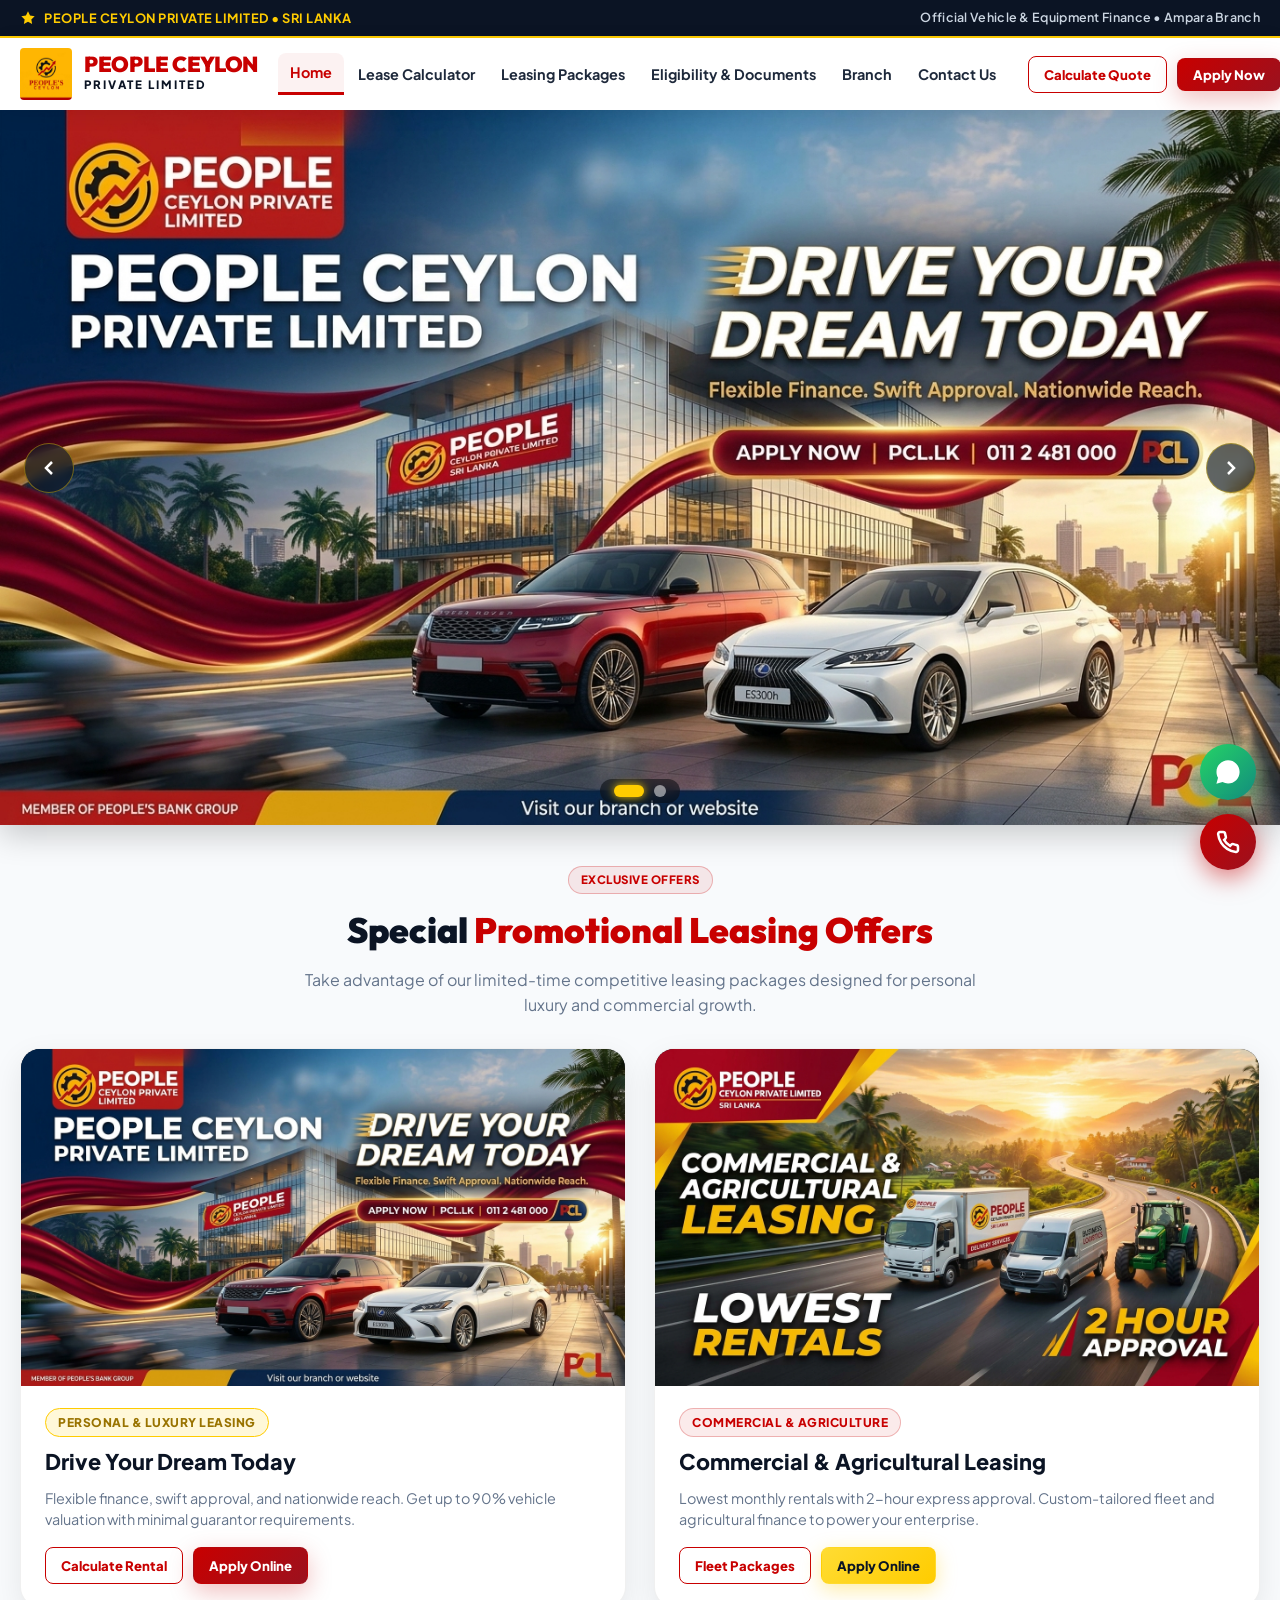
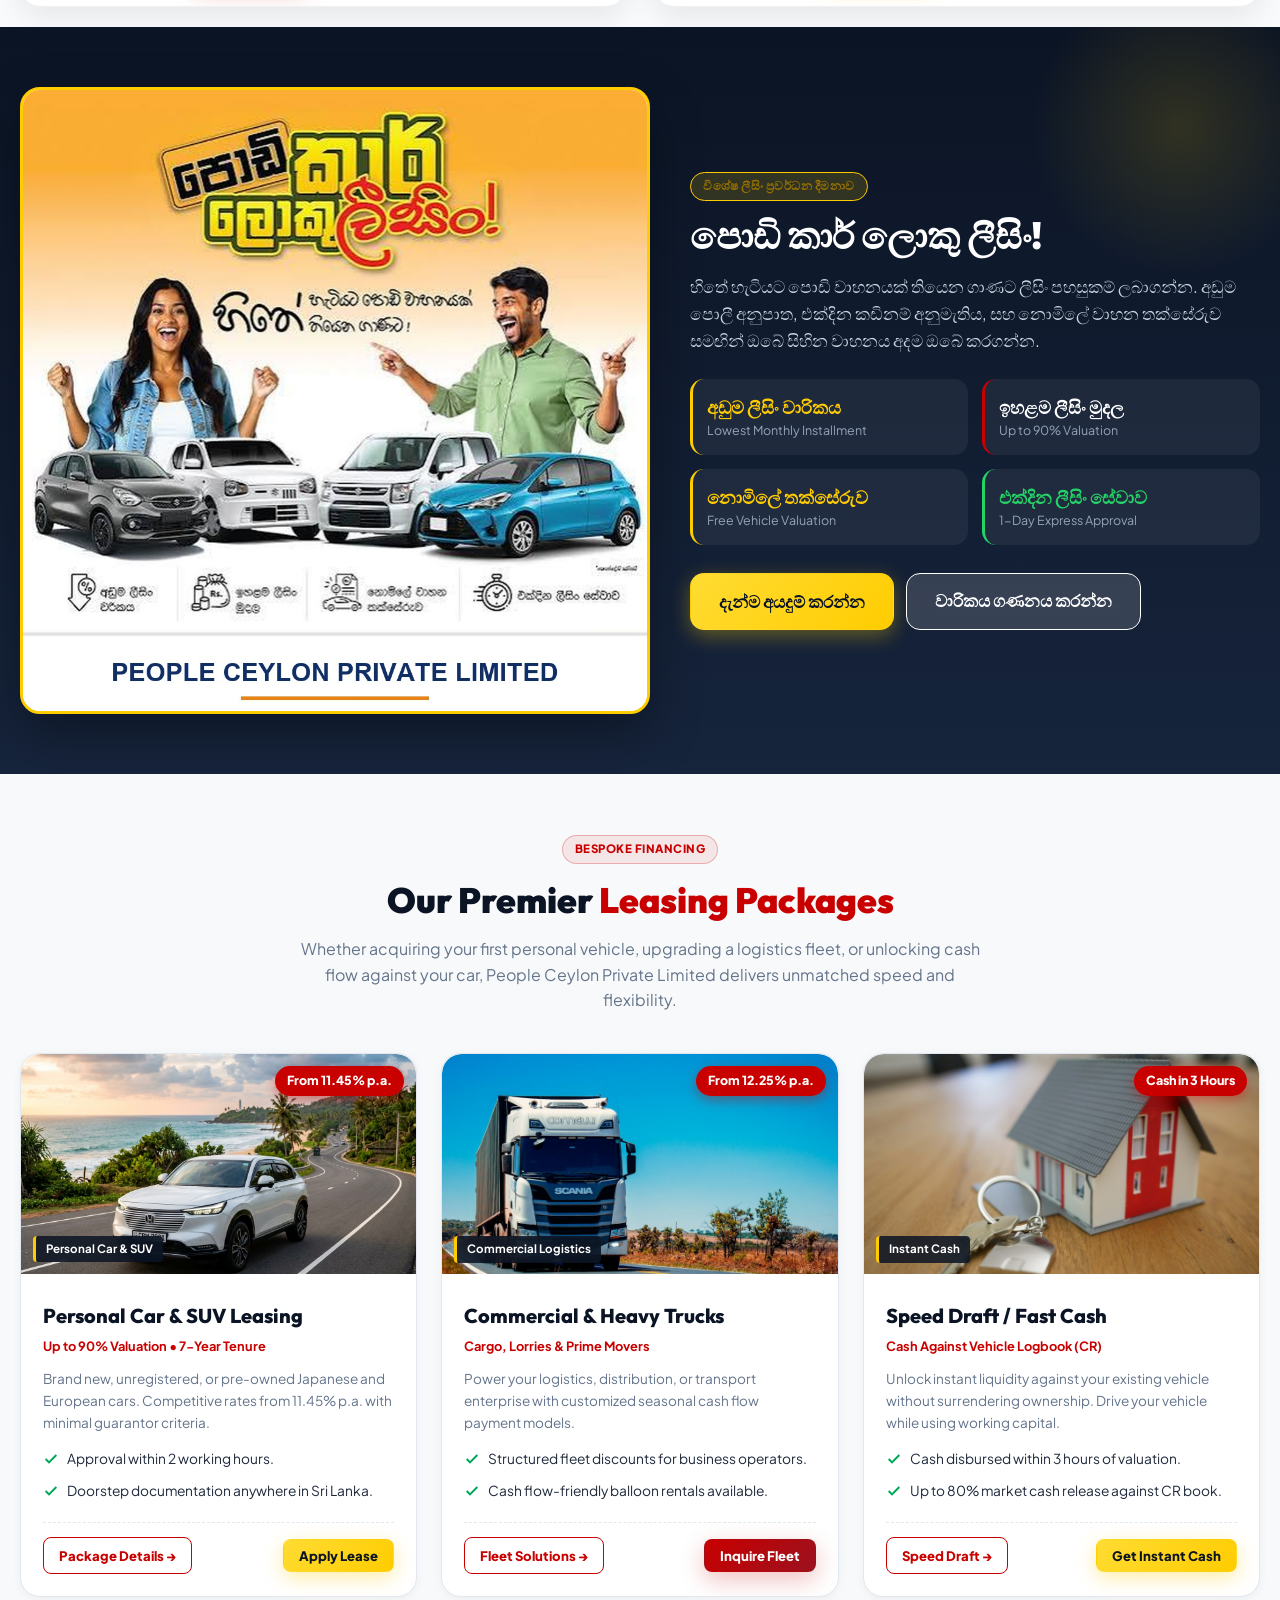
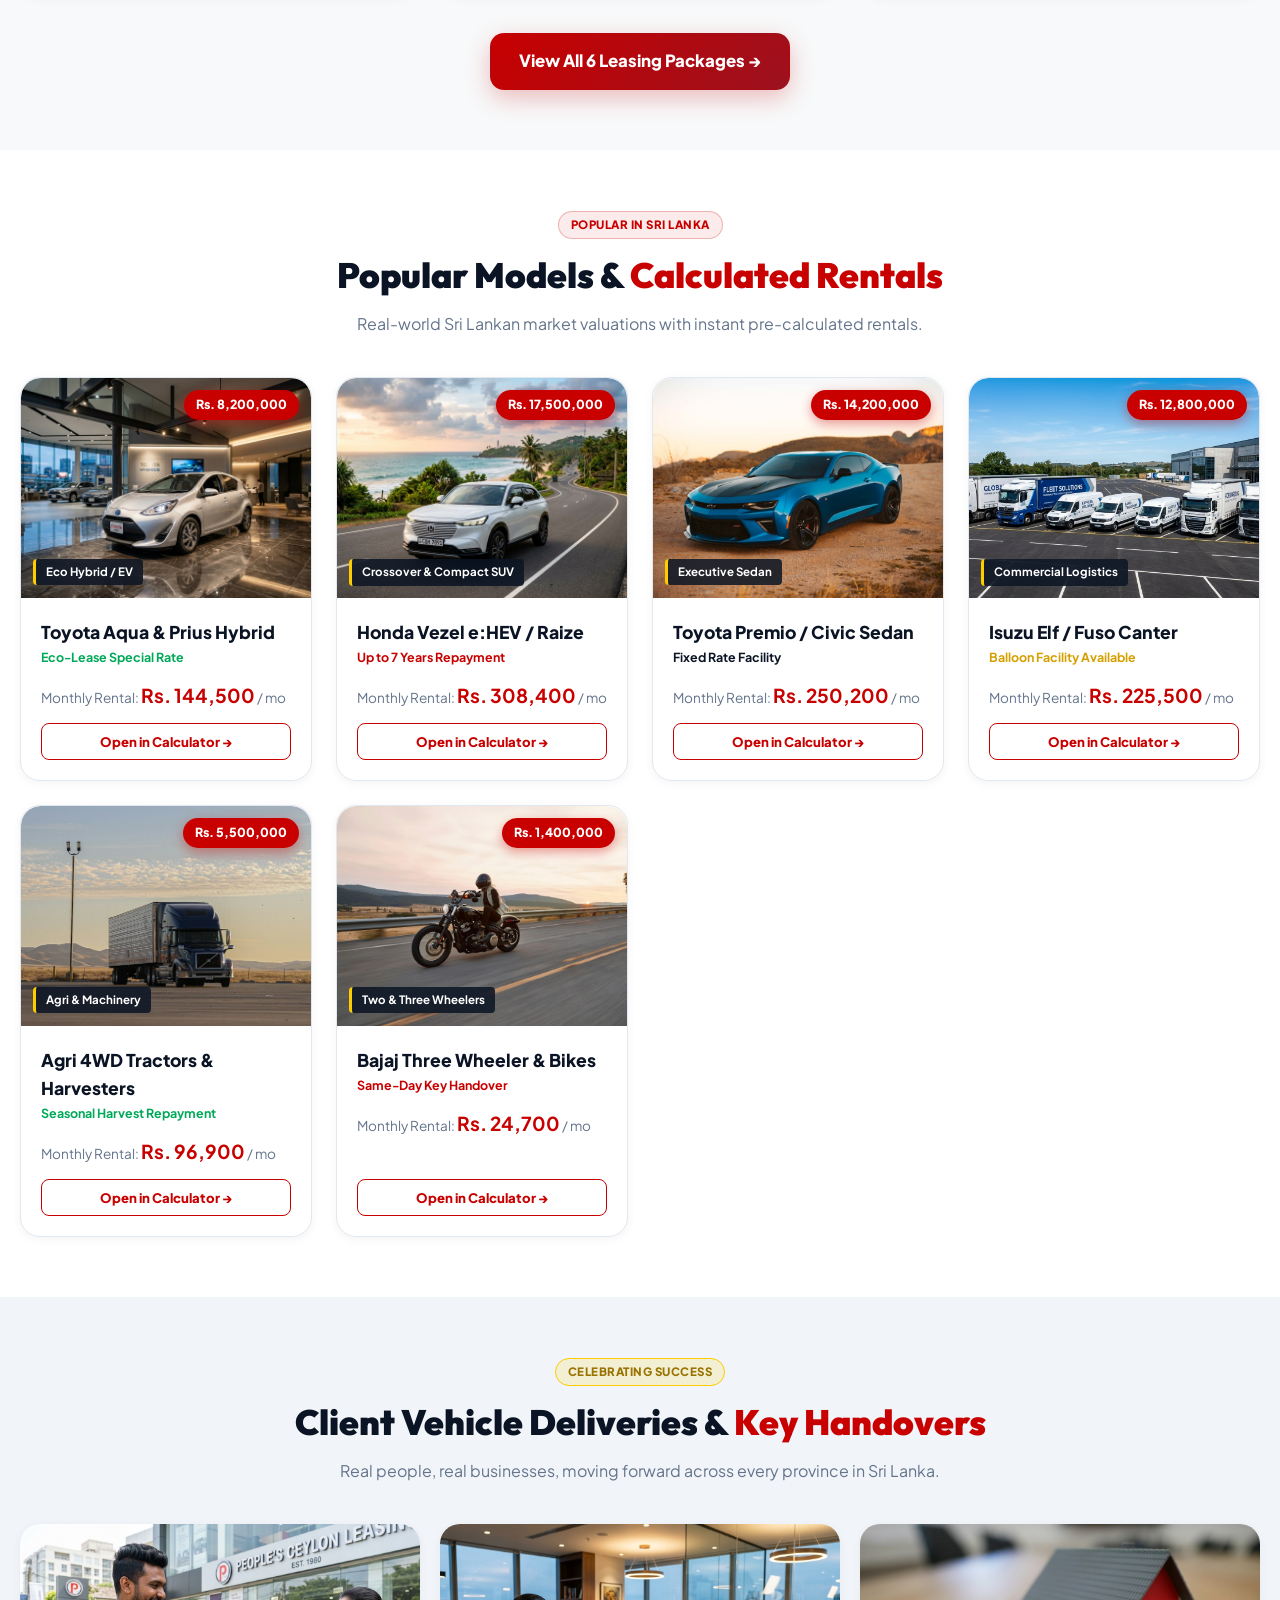
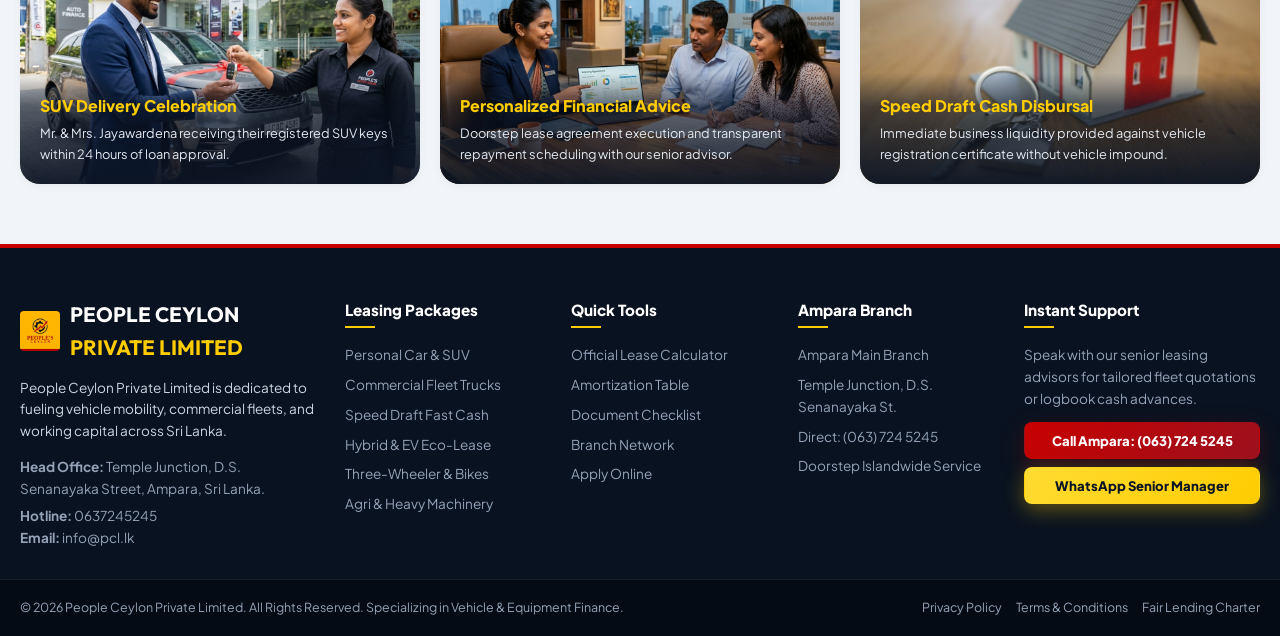
<file: index.html>
<!DOCTYPE html>
<html lang="en">
<head>
  <meta charset="UTF-8">
  <meta name="viewport" content="width=device-width, initial-scale=1.0">
  <title>People Ceylon Private Limited | Vehicle & Equipment Finance Sri Lanka</title>
  <meta name="description" content="People Ceylon Private Limited is Sri Lanka's trusted vehicle & equipment finance institution. Enjoy 2-hour approvals, up to 90% valuation, and lowest lease interest rates.">

  <!-- Google Fonts -->
  <link rel="preconnect" href="https://fonts.googleapis.com">
  <link rel="preconnect" href="https://fonts.gstatic.com" crossorigin>
  <link href="https://fonts.googleapis.com/css2?family=Outfit:wght@300;400;500;600;700;800;900&family=Plus+Jakarta+Sans:wght@300;400;500;600;700;800&family=Roboto:wght@300;400;500;700&display=swap" rel="stylesheet">
  
  <link rel="stylesheet" href="styles.css">
  <link rel="icon" href="assets/images/peoples_ceylon_logo.jpg">
</head>
<body>

  <!-- Top Utility Bar -->
  <!-- Top Utility Bar -->
  <aside class="top-utility-bar">
    <div class="container top-utility-container">
      <div class="top-motto">
        <svg viewBox="0 0 24 24" width="16" height="16" fill="currentColor"><path d="M12 2L15.09 8.26L22 9.27L17 14.14L18.18 21.02L12 17.77L5.82 21.02L7 14.14L2 9.27L8.91 8.26L12 2Z"/></svg>
        <span>PEOPLE CEYLON PRIVATE LIMITED &bull; SRI LANKA</span>
      </div>

      <div class="top-right-info">
        <span>Official Vehicle &amp; Equipment Finance &bull; Ampara Branch</span>
      </div>
    </div>
  </aside>

  <!-- Main Bank Navbar -->
  <header class="main-navbar">
    <div class="container navbar-container">
      <a href="index.html" class="navbar-brand">
        <img src="assets/images/peoples_ceylon_logo.jpg" alt="People Ceylon Logo" class="brand-logo-img">
        <div class="brand-tagline-wrap">
          <span class="brand-name">PEOPLE CEYLON</span>
          <span class="brand-subtext">PRIVATE LIMITED</span>
        </div>
      </a>

      <!-- Desktop Nav -->
      <nav class="navbar-nav" id="navbarMenu">
        <li><a href="index.html" class="nav-link active">Home</a></li>
        <li><a href="calculator.html" class="nav-link">Lease Calculator</a></li>
        <li><a href="packages.html" class="nav-link">Leasing Packages</a></li>
        <li><a href="eligibility.html" class="nav-link">Eligibility & Documents</a></li>
        <li><a href="eligibility.html#branches" class="nav-link">Branch</a></li>
        <li><a href="#contact" class="nav-link">Contact Us</a></li>
      </nav>

      <!-- Header CTAs -->
      <div class="header-ctas">
        <a href="calculator.html" class="btn btn-outline-red btn-sm">Calculate Quote</a>
        <button class="btn btn-primary btn-sm" onclick="openApplyModal('Express Lease Pre-Approval')">Apply Now</button>
      </div>

      <button class="mobile-toggle-btn" id="mobileMenuToggle" aria-label="Toggle Navigation">&#9776;</button>
    </div>
  </header>

  <!-- Full-Width Colourful Promotional Leasing Banner Slider -->
  <section class="fullwidth-hero-banner-section" id="heroBannerSection">
    <div class="banner-slider-track">
      <!-- Slide 1: Private & Luxury Vehicle Leasing -->
      <div class="banner-slide active" id="bannerSlide1">
        <a href="calculator.html" title="Click to open Lease Calculator">
          <img src="assets/images/leasing_hero_banner.jpg" alt="People Ceylon Private Limited - Drive Your Dream Today" class="banner-slide-img">
        </a>
      </div>

      <!-- Slide 2: Commercial & Agricultural Fleet Leasing -->
      <div class="banner-slide" id="bannerSlide2">
        <a href="packages.html" title="Click to view Leasing Packages">
          <img src="assets/images/leasing_commercial_banner.jpg" alt="People Ceylon Private Limited - Commercial and Agricultural Leasing" class="banner-slide-img">
        </a>
      </div>
    </div>

    <!-- Navigation Arrows -->
    <button class="banner-nav-btn banner-nav-prev" onclick="prevBannerSlide()" aria-label="Previous Slide">
      <svg viewBox="0 0 24 24" width="24" height="24" fill="none" stroke="currentColor" stroke-width="2.5"><polyline points="15 18 9 12 15 6"></polyline></svg>
    </button>
    <button class="banner-nav-btn banner-nav-next" onclick="nextBannerSlide()" aria-label="Next Slide">
      <svg viewBox="0 0 24 24" width="24" height="24" fill="none" stroke="currentColor" stroke-width="2.5"><polyline points="9 18 15 12 9 6"></polyline></svg>
    </button>

    <!-- Indicator Dots -->
    <div class="banner-dots-wrap">
      <button class="banner-dot active" onclick="goToBannerSlide(0)" aria-label="Slide 1"></button>
      <button class="banner-dot" onclick="goToBannerSlide(1)" aria-label="Slide 2"></button>
    </div>
  </section>

  <!-- Dual Featured Promotional Banners Section -->
  <section class="campaign-banners-section">
    <div class="container">
      <div class="section-header text-center" style="margin-bottom: 30px;">
        <span class="badge-tag">EXCLUSIVE OFFERS</span>
        <h2 class="section-title">Special <span>Promotional Leasing Offers</span></h2>
        <p class="section-subtitle">Take advantage of our limited-time competitive leasing packages designed for personal luxury and commercial growth.</p>
      </div>

      <div class="campaign-banners-grid">
        <!-- Banner Card 1: Drive Your Dream Today -->
        <article class="campaign-banner-card">
          <div class="campaign-banner-media">
            <a href="calculator.html" title="Drive Your Dream Today - Calculate Lease">
              <img src="assets/images/leasing_hero_banner.jpg" alt="People Ceylon Private Limited - Drive Your Dream Today" loading="lazy">
            </a>
          </div>
          <div class="campaign-banner-body">
            <div>
              <span class="badge-tag badge-gold" style="font-size: 0.75rem; margin-bottom: 8px;">PERSONAL &amp; LUXURY LEASING</span>
              <h3 style="font-size: 1.35rem; font-weight: 800; color: var(--pc-navy); margin-bottom: 8px;">Drive Your Dream Today</h3>
              <p style="font-size: 0.9rem; color: #64748B; line-height: 1.5; margin-bottom: 16px;">
                Flexible finance, swift approval, and nationwide reach. Get up to 90% vehicle valuation with minimal guarantor requirements.
              </p>
            </div>
            <div style="display: flex; gap: 10px; flex-wrap: wrap;">
              <a href="calculator.html" class="btn btn-outline-red btn-sm">Calculate Rental</a>
              <button class="btn btn-primary btn-sm" onclick="openApplyModal('Drive Your Dream Today - Personal Lease')">Apply Online</button>
            </div>
          </div>
        </article>

        <!-- Banner Card 2: Commercial & Agricultural Leasing -->
        <article class="campaign-banner-card">
          <div class="campaign-banner-media">
            <a href="packages.html#commercial" title="Commercial & Agricultural Leasing - View Packages">
              <img src="assets/images/leasing_commercial_banner.jpg" alt="People Ceylon Private Limited - Commercial and Agricultural Leasing" loading="lazy">
            </a>
          </div>
          <div class="campaign-banner-body">
            <div>
              <span class="badge-tag" style="font-size: 0.75rem; margin-bottom: 8px;">COMMERCIAL &amp; AGRICULTURE</span>
              <h3 style="font-size: 1.35rem; font-weight: 800; color: var(--pc-navy); margin-bottom: 8px;">Commercial &amp; Agricultural Leasing</h3>
              <p style="font-size: 0.9rem; color: #64748B; line-height: 1.5; margin-bottom: 16px;">
                Lowest monthly rentals with 2-hour express approval. Custom-tailored fleet and agricultural finance to power your enterprise.
              </p>
            </div>
            <div style="display: flex; gap: 10px; flex-wrap: wrap;">
              <a href="packages.html#commercial" class="btn btn-outline-red btn-sm">Fleet Packages</a>
              <button class="btn btn-gold btn-sm" onclick="openApplyModal('Commercial & Agricultural Lease')">Apply Online</button>
            </div>
          </div>
        </article>
      </div>
    </div>
  </section>

  <!-- Special Leasing Campaign Poster Showcase Section -->
  <section class="video-showcase-section" style="padding: 60px 0;">
    <div class="container">
      <div style="display: grid; grid-template-columns: 1.05fr 0.95fr; gap: 40px; align-items: center;">
        
        <!-- Official Promotion Poster Card -->
        <div style="background: #fff; border-radius: var(--radius-lg); overflow: hidden; box-shadow: 0 20px 50px rgba(0,0,0,0.35); border: 3px solid var(--pc-gold); transition: transform 0.3s ease;">
          <a href="calculator.html" title="Click to calculate rental for this promotion">
            <img src="assets/images/leasing_promo_poster.jpg" alt="පොඩි කාර් ලොකු ලීසිං - People Ceylon Private Limited" style="width: 100%; height: auto; display: block;">
          </a>
        </div>

        <!-- Poster Promotional Details & Actions -->
        <div>
          <span class="badge-tag badge-gold">විශේෂ ලීසිං ප්‍රවර්ධන දීමනාව</span>
          <h2 style="font-family: var(--font-heading); font-size: 2.3rem; font-weight: 900; color: #fff; margin: 12px 0 16px; line-height: 1.25;">
            පොඩි කාර් <span>ලොකු ලීසිං!</span>
          </h2>
          <p style="color: #CBD5E1; font-size: 1.05rem; line-height: 1.6; margin-bottom: 24px;">
            හිතේ හැටියට පොඩි වාහනයක් තියෙන ගාණට ලීසිං පහසුකම් ලබාගන්න. අඩුම පොලී අනුපාත, එක්දින කඩිනම් අනුමැතිය, සහ නොමිලේ වාහන තක්සේරුව සමඟින් ඔබේ සිහින වාහනය අදම ඔබේ කරගන්න.
          </p>

          <div style="display: grid; grid-template-columns: 1fr 1fr; gap: 14px; margin-bottom: 28px;">
            <div style="background: rgba(255,255,255,0.06); padding: 14px; border-radius: var(--radius-md); border-left: 3px solid var(--pc-gold);">
              <div style="font-size: 1.1rem; font-weight: 800; color: var(--pc-gold);">අඩුම ලීසිං වාරිකය</div>
              <div style="font-size: 0.78rem; color: #94A3B8;">Lowest Monthly Installment</div>
            </div>
            <div style="background: rgba(255,255,255,0.06); padding: 14px; border-radius: var(--radius-md); border-left: 3px solid var(--pc-red);">
              <div style="font-size: 1.1rem; font-weight: 800; color: #fff;">ඉහළම ලීසිං මුදල</div>
              <div style="font-size: 0.78rem; color: #94A3B8;">Up to 90% Valuation</div>
            </div>
            <div style="background: rgba(255,255,255,0.06); padding: 14px; border-radius: var(--radius-md); border-left: 3px solid var(--pc-gold);">
              <div style="font-size: 1.1rem; font-weight: 800; color: var(--pc-gold);">නොමිලේ තක්සේරුව</div>
              <div style="font-size: 0.78rem; color: #94A3B8;">Free Vehicle Valuation</div>
            </div>
            <div style="background: rgba(255,255,255,0.06); padding: 14px; border-radius: var(--radius-md); border-left: 3px solid #25D366;">
              <div style="font-size: 1.1rem; font-weight: 800; color: #25D366;">එක්දින ලීසිං සේවාව</div>
              <div style="font-size: 0.78rem; color: #94A3B8;">1-Day Express Approval</div>
            </div>
          </div>

          <div style="display: flex; gap: 12px; flex-wrap: wrap;">
            <button class="btn btn-gold btn-lg" onclick="openApplyModal('පොඩි කාර් ලොකු ලීසිං Special Promotion')">දැන්ම අයදුම් කරන්න</button>
            <a href="calculator.html" class="btn btn-outline-white btn-lg">වාරිකය ගණනය කරන්න</a>
          </div>
        </div>

      </div>
    </div>
  </section>

  <!-- Core Leasing Packages Showcase -->
  <section class="section">
    <div class="container">
      <div class="section-header text-center">
        <span class="badge-tag">BESPOKE FINANCING</span>
        <h2 class="section-title">Our Premier <span>Leasing Packages</span></h2>
        <p class="section-subtitle">Whether acquiring your first personal vehicle, upgrading a logistics fleet, or unlocking cash flow against your car, People Ceylon Private Limited delivers unmatched speed and flexibility.</p>
      </div>

      <div class="product-grid">
        <!-- Personal Car & SUV -->
        <div class="product-card">
          <div class="vehicle-img-frame">
            <img src="assets/images/suv.jpg" alt="Personal Car and SUV Leasing Sri Lanka">
            <span class="vehicle-badge-overlay">Personal Car &amp; SUV</span>
            <span class="vehicle-price-tag">From 11.45% p.a.</span>
          </div>
          <div class="card-body">
            <h3 class="card-title" style="margin-top: 4px;">Personal Car &amp; SUV Leasing</h3>
            <span class="card-subtitle">Up to 90% Valuation &bull; 7-Year Tenure</span>
            <p style="font-size: 0.85rem; color: #64748B; margin: 12px 0 14px;">Brand new, unregistered, or pre-owned Japanese and European cars. Competitive rates from 11.45% p.a. with minimal guarantor criteria.</p>
            <ul class="card-feature-list">
              <li class="card-feature-item">
                <svg viewBox="0 0 24 24" fill="none" stroke="currentColor" stroke-width="3"><polyline points="20 6 9 17 4 12"/></svg>
                <span>Approval within 2 working hours.</span>
              </li>
              <li class="card-feature-item">
                <svg viewBox="0 0 24 24" fill="none" stroke="currentColor" stroke-width="3"><polyline points="20 6 9 17 4 12"/></svg>
                <span>Doorstep documentation anywhere in Sri Lanka.</span>
              </li>
            </ul>
            <div class="card-actions">
              <a href="packages.html#car" class="btn btn-outline-red btn-sm">Package Details &rarr;</a>
              <button class="btn btn-gold btn-sm" onclick="openApplyModal('Personal Car & SUV Lease')">Apply Lease</button>
            </div>
          </div>
        </div>

        <!-- Commercial Fleet & Heavy Trucks -->
        <div class="product-card">
          <div class="vehicle-img-frame">
            <img src="assets/images/truck.jpg" alt="Commercial Fleet and Heavy Trucks Sri Lanka">
            <span class="vehicle-badge-overlay">Commercial Logistics</span>
            <span class="vehicle-price-tag">From 12.25% p.a.</span>
          </div>
          <div class="card-body">
            <h3 class="card-title" style="margin-top: 4px;">Commercial &amp; Heavy Trucks</h3>
            <span class="card-subtitle">Cargo, Lorries &amp; Prime Movers</span>
            <p style="font-size: 0.85rem; color: #64748B; margin: 12px 0 14px;">Power your logistics, distribution, or transport enterprise with customized seasonal cash flow payment models.</p>
            <ul class="card-feature-list">
              <li class="card-feature-item">
                <svg viewBox="0 0 24 24" fill="none" stroke="currentColor" stroke-width="3"><polyline points="20 6 9 17 4 12"/></svg>
                <span>Structured fleet discounts for business operators.</span>
              </li>
              <li class="card-feature-item">
                <svg viewBox="0 0 24 24" fill="none" stroke="currentColor" stroke-width="3"><polyline points="20 6 9 17 4 12"/></svg>
                <span>Cash flow-friendly balloon rentals available.</span>
              </li>
            </ul>
            <div class="card-actions">
              <a href="packages.html#commercial" class="btn btn-outline-red btn-sm">Fleet Solutions &rarr;</a>
              <button class="btn btn-primary btn-sm" onclick="openApplyModal('Commercial Fleet Lease')">Inquire Fleet</button>
            </div>
          </div>
        </div>

        <!-- Speed Draft Cash -->
        <div class="product-card">
          <div class="vehicle-img-frame">
            <img src="assets/images/carkeys.jpg" alt="Speed Draft Cash against Vehicle Logbook">
            <span class="vehicle-badge-overlay">Instant Cash</span>
            <span class="vehicle-price-tag">Cash in 3 Hours</span>
          </div>
          <div class="card-body">
            <h3 class="card-title" style="margin-top: 4px;">Speed Draft / Fast Cash</h3>
            <span class="card-subtitle">Cash Against Vehicle Logbook (CR)</span>
            <p style="font-size: 0.85rem; color: #64748B; margin: 12px 0 14px;">Unlock instant liquidity against your existing vehicle without surrendering ownership. Drive your vehicle while using working capital.</p>
            <ul class="card-feature-list">
              <li class="card-feature-item">
                <svg viewBox="0 0 24 24" fill="none" stroke="currentColor" stroke-width="3"><polyline points="20 6 9 17 4 12"/></svg>
                <span>Cash disbursed within 3 hours of valuation.</span>
              </li>
              <li class="card-feature-item">
                <svg viewBox="0 0 24 24" fill="none" stroke="currentColor" stroke-width="3"><polyline points="20 6 9 17 4 12"/></svg>
                <span>Up to 80% market cash release against CR book.</span>
              </li>
            </ul>
            <div class="card-actions">
              <a href="packages.html#speed" class="btn btn-outline-red btn-sm">Speed Draft &rarr;</a>
              <button class="btn btn-gold btn-sm" onclick="openApplyModal('Speed Draft Fast Cash')">Get Instant Cash</button>
            </div>
          </div>
        </div>
      </div>

      <div style="text-align: center; margin-top: 36px;">
        <a href="packages.html" class="btn btn-primary btn-lg">View All 6 Leasing Packages &rarr;</a>
      </div>
    </div>
  </section>

  <!-- Popular Vehicles Calculated Showcase with Real Photos -->
  <section class="section" style="background: #fff;">
    <div class="container">
      <div class="section-header text-center">
        <span class="badge-tag">POPULAR IN SRI LANKA</span>
        <h2 class="section-title">Popular Models &amp; <span>Calculated Rentals</span></h2>
        <p class="section-subtitle">Real-world Sri Lankan market valuations with instant pre-calculated rentals.</p>
      </div>

      <div class="vehicles-grid">
        <!-- Hybrid -->
        <div class="vehicle-showcase-card">
          <div class="vehicle-img-frame">
            <img src="assets/images/hybrid.jpg" alt="Toyota Aqua &amp; Prius Hybrid">
            <span class="vehicle-badge-overlay">Eco Hybrid / EV</span>
            <span class="vehicle-price-tag">Rs. 8,200,000</span>
          </div>
          <div class="vehicle-card-content">
            <h4 style="color: var(--pc-navy); font-weight: 800; font-size: 1.1rem;">Toyota Aqua &amp; Prius Hybrid</h4>
            <span style="font-size: 0.78rem; color: var(--pc-green); font-weight: bold; margin-top: 2px;">Eco-Lease Special Rate</span>
            <div style="margin: 12px 0; font-size: 0.85rem; color: #64748B;">
              Monthly Rental: <strong style="font-size: 1.2rem; color: var(--pc-red);">Rs. 144,500</strong> / mo
            </div>
            <a href="calculator.html?type=hybrid&price=8200000" class="btn btn-outline-red btn-sm btn-block" style="margin-top: auto;">Open in Calculator &rarr;</a>
          </div>
        </div>

        <!-- SUV -->
        <div class="vehicle-showcase-card">
          <div class="vehicle-img-frame">
            <img src="assets/images/suv.jpg" alt="Honda Vezel e:HEV / Toyota Raize">
            <span class="vehicle-badge-overlay">Crossover &amp; Compact SUV</span>
            <span class="vehicle-price-tag">Rs. 17,500,000</span>
          </div>
          <div class="vehicle-card-content">
            <h4 style="color: var(--pc-navy); font-weight: 800; font-size: 1.1rem;">Honda Vezel e:HEV / Raize</h4>
            <span style="font-size: 0.78rem; color: var(--pc-red); font-weight: bold; margin-top: 2px;">Up to 7 Years Repayment</span>
            <div style="margin: 12px 0; font-size: 0.85rem; color: #64748B;">
              Monthly Rental: <strong style="font-size: 1.2rem; color: var(--pc-red);">Rs. 308,400</strong> / mo
            </div>
            <a href="calculator.html?type=suv&price=17500000" class="btn btn-outline-red btn-sm btn-block" style="margin-top: auto;">Open in Calculator &rarr;</a>
          </div>
        </div>

        <!-- Sedan -->
        <div class="vehicle-showcase-card">
          <div class="vehicle-img-frame">
            <img src="assets/images/sedan.jpg" alt="Toyota Premio / Allion / Civic">
            <span class="vehicle-badge-overlay">Executive Sedan</span>
            <span class="vehicle-price-tag">Rs. 14,200,000</span>
          </div>
          <div class="vehicle-card-content">
            <h4 style="color: var(--pc-navy); font-weight: 800; font-size: 1.1rem;">Toyota Premio / Civic Sedan</h4>
            <span style="font-size: 0.78rem; color: var(--pc-navy); font-weight: bold; margin-top: 2px;">Fixed Rate Facility</span>
            <div style="margin: 12px 0; font-size: 0.85rem; color: #64748B;">
              Monthly Rental: <strong style="font-size: 1.2rem; color: var(--pc-red);">Rs. 250,200</strong> / mo
            </div>
            <a href="calculator.html?type=sedan&price=14200000" class="btn btn-outline-red btn-sm btn-block" style="margin-top: auto;">Open in Calculator &rarr;</a>
          </div>
        </div>

        <!-- Commercial Truck -->
        <div class="vehicle-showcase-card">
          <div class="vehicle-img-frame">
            <img src="assets/images/commercial.jpg" alt="Isuzu Elf / Canter Lorry">
            <span class="vehicle-badge-overlay">Commercial Logistics</span>
            <span class="vehicle-price-tag">Rs. 12,800,000</span>
          </div>
          <div class="vehicle-card-content">
            <h4 style="color: var(--pc-navy); font-weight: 800; font-size: 1.1rem;">Isuzu Elf / Fuso Canter</h4>
            <span style="font-size: 0.78rem; color: var(--pc-gold-dark); font-weight: bold; margin-top: 2px;">Balloon Facility Available</span>
            <div style="margin: 12px 0; font-size: 0.85rem; color: #64748B;">
              Monthly Rental: <strong style="font-size: 1.2rem; color: var(--pc-red);">Rs. 225,500</strong> / mo
            </div>
            <a href="calculator.html?type=commercial&price=12800000" class="btn btn-outline-red btn-sm btn-block" style="margin-top: auto;">Open in Calculator &rarr;</a>
          </div>
        </div>

        <!-- Agricultural Tractor -->
        <div class="vehicle-showcase-card">
          <div class="vehicle-img-frame">
            <img src="assets/images/tractor.jpg" alt="Agricultural 4WD Tractors &amp; Harvesters">
            <span class="vehicle-badge-overlay">Agri &amp; Machinery</span>
            <span class="vehicle-price-tag">Rs. 5,500,000</span>
          </div>
          <div class="vehicle-card-content">
            <h4 style="color: var(--pc-navy); font-weight: 800; font-size: 1.1rem;">Agri 4WD Tractors &amp; Harvesters</h4>
            <span style="font-size: 0.78rem; color: var(--pc-green); font-weight: bold; margin-top: 2px;">Seasonal Harvest Repayment</span>
            <div style="margin: 12px 0; font-size: 0.85rem; color: #64748B;">
              Monthly Rental: <strong style="font-size: 1.2rem; color: var(--pc-red);">Rs. 96,900</strong> / mo
            </div>
            <a href="calculator.html?type=tractor&price=5500000" class="btn btn-outline-red btn-sm btn-block" style="margin-top: auto;">Open in Calculator &rarr;</a>
          </div>
        </div>

        <!-- Three-Wheeler & Bike -->
        <div class="vehicle-showcase-card">
          <div class="vehicle-img-frame">
            <img src="assets/images/motorbike.jpg" alt="Motorbikes &amp; Bajaj Three Wheelers">
            <span class="vehicle-badge-overlay">Two &amp; Three Wheelers</span>
            <span class="vehicle-price-tag">Rs. 1,400,000</span>
          </div>
          <div class="vehicle-card-content">
            <h4 style="color: var(--pc-navy); font-weight: 800; font-size: 1.1rem;">Bajaj Three Wheeler &amp; Bikes</h4>
            <span style="font-size: 0.78rem; color: var(--pc-red); font-weight: bold; margin-top: 2px;">Same-Day Key Handover</span>
            <div style="margin: 12px 0; font-size: 0.85rem; color: #64748B;">
              Monthly Rental: <strong style="font-size: 1.2rem; color: var(--pc-red);">Rs. 24,700</strong> / mo
            </div>
            <a href="calculator.html?type=bike&price=1400000" class="btn btn-outline-red btn-sm btn-block" style="margin-top: auto;">Open in Calculator &rarr;</a>
          </div>
        </div>
      </div>
    </div>
  </section>

  <!-- Customer Deliveries & Handover Gallery -->
  <section class="section" style="background: var(--bg-alt);">
    <div class="container">
      <div class="section-header text-center">
        <span class="badge-tag badge-gold">CELEBRATING SUCCESS</span>
        <h2 class="section-title">Client Vehicle Deliveries &amp; <span>Key Handovers</span></h2>
        <p class="section-subtitle">Real people, real businesses, moving forward across every province in Sri Lanka.</p>
      </div>

      <div class="handover-gallery-grid">
        <div class="handover-card">
          <img src="assets/images/handover.jpg" alt="Key Handover to Happy Client">
          <div class="handover-caption">
            <h4>SUV Delivery Celebration</h4>
            <p>Mr. &amp; Mrs. Jayawardena receiving their registered SUV keys within 24 hours of loan approval.</p>
          </div>
        </div>

        <div class="handover-card">
          <img src="assets/images/consultation.jpg" alt="Professional Leasing Consultation">
          <div class="handover-caption">
            <h4>Personalized Financial Advice</h4>
            <p>Doorstep lease agreement execution and transparent repayment scheduling with our senior advisor.</p>
          </div>
        </div>

        <div class="handover-card">
          <img src="assets/images/carkeys.jpg" alt="Logbook Cash Release">
          <div class="handover-caption">
            <h4>Speed Draft Cash Disbursal</h4>
            <p>Immediate business liquidity provided against vehicle registration certificate without vehicle impound.</p>
          </div>
        </div>
      </div>
    </div>
  </section>


  <!-- Main Bank Footer -->
  <footer class="bank-footer" id="contact">
    <div class="footer-top">
      <div class="container">
        <div class="footer-grid">
          <div class="footer-brand">
            <div style="display: flex; align-items: center; gap: 10px; margin-bottom: 12px;">
              <img src="assets/images/peoples_ceylon_logo.jpg" alt="People Ceylon Logo" style="height: 40px; width: 40px; border-radius: 4px;">
              <h3 style="margin: 0;">PEOPLE CEYLON <span>PRIVATE LIMITED</span></h3>
            </div>
            <p style="color: #CBD5E1; margin-bottom: 14px;">People Ceylon Private Limited is dedicated to fueling vehicle mobility, commercial fleets, and working capital across Sri Lanka.</p>
            <p><strong>Head Office:</strong> Temple Junction, D.S. Senanayaka Street, Ampara, Sri Lanka.</p>
            <p style="margin-top: 6px;"><strong>Hotline:</strong> 0637245245</p>
            <p><strong>Email:</strong> info@pcl.lk</p>
          </div>

          <div>
            <h4 class="footer-col-title">Leasing Packages</h4>
            <ul class="footer-links-list">
              <li><a href="packages.html#car">Personal Car & SUV</a></li>
              <li><a href="packages.html#commercial">Commercial Fleet Trucks</a></li>
              <li><a href="packages.html#speed">Speed Draft Fast Cash</a></li>
              <li><a href="packages.html#hybrid">Hybrid & EV Eco-Lease</a></li>
              <li><a href="packages.html#tuktuk">Three-Wheeler & Bikes</a></li>
              <li><a href="packages.html#agri">Agri & Heavy Machinery</a></li>
            </ul>
          </div>

          <div>
            <h4 class="footer-col-title">Quick Tools</h4>
            <ul class="footer-links-list">
              <li><a href="calculator.html">Official Lease Calculator</a></li>
              <li><a href="calculator.html#amortization">Amortization Table</a></li>
              <li><a href="eligibility.html">Document Checklist</a></li>
              <li><a href="eligibility.html#branches">Branch Network</a></li>
              <li><a href="javascript:void(0)" onclick="openApplyModal('Express Application')">Apply Online</a></li>
            </ul>
          </div>

          <div>
            <h4 class="footer-col-title">Ampara Branch</h4>
            <ul class="footer-links-list">
              <li><a href="eligibility.html#branches">Ampara Main Branch</a></li>
              <li><a href="eligibility.html#branches">Temple Junction, D.S. Senanayaka St.</a></li>
              <li><a href="tel:+94637245245">Direct: (063) 724 5245</a></li>
              <li><a href="eligibility.html#branches">Doorstep Islandwide Service</a></li>
            </ul>
          </div>

          <div>
            <h4 class="footer-col-title">Instant Support</h4>
            <p style="margin-bottom: 12px;">Speak with our senior leasing advisors for tailored fleet quotations or logbook cash advances.</p>
            <a href="tel:+94637245245" class="btn btn-primary btn-block btn-sm" style="margin-bottom: 8px;">Call Ampara: (063) 724 5245</a>
            <a href="https://wa.me/94770000000" target="_blank" class="btn btn-gold btn-block btn-sm">WhatsApp Senior Manager</a>
          </div>
        </div>
      </div>
    </div>

    <div class="footer-bottom">
      <div class="container footer-bottom-container">
        <div>&copy; 2026 People Ceylon Private Limited. All Rights Reserved. Specializing in Vehicle & Equipment Finance.</div>
        <div style="display: flex; gap: 14px;">
          <a href="#">Privacy Policy</a>
          <a href="#">Terms & Conditions</a>
          <a href="#">Fair Lending Charter</a>
        </div>
      </div>
    </div>
  </footer>

  <!-- Application Inquiry Modal -->
  <div class="modal-backdrop" id="applyModal" onclick="if(event.target.id==='applyModal') closeApplyModal()">
    <div class="modal-dialog">
      <div class="modal-header">
        <h3 class="modal-title">Lease Application: <span id="modalProductTitle" style="color: var(--pc-red);">Vehicle Lease</span></h3>
        <button class="modal-close" onclick="closeApplyModal()">&times;</button>
      </div>
      <div class="modal-body">
        <form onsubmit="handleApplySubmit(event)">
          <div class="form-group">
            <label>Full Name (as per NIC / Passport)</label>
            <input type="text" class="form-input" placeholder="e.g. Ruwan Samantha Perera" required>
          </div>
          <div style="display: grid; grid-template-columns: 1fr 1fr; gap: 14px;">
            <div class="form-group">
              <label>Contact Mobile Number</label>
              <input type="tel" class="form-input" placeholder="07X XXXXXXX" required>
            </div>
            <div class="form-group">
              <label>NIC Number</label>
              <input type="text" class="form-input" placeholder="e.g. 199012345678" required>
            </div>
          </div>
          <div style="display: grid; grid-template-columns: 1fr 1fr; gap: 14px;">
            <div class="form-group">
              <label>Vehicle Model / Type</label>
              <input type="text" class="form-input" placeholder="e.g. Toyota Aqua / Vezel / Elf" required>
            </div>
            <div class="form-group">
              <label>Estimated Market Value (Rs.)</label>
              <input type="text" class="form-input" placeholder="e.g. 8,500,000" required>
            </div>
          </div>
          <div class="form-group">
            <label>Branch / Service Mode</label>
            <select class="form-input">
              <option value="Ampara">Ampara Main Branch (Temple Junction)</option>
              <option value="Doorstep">Doorstep Islandwide Mobile Service</option>
            </select>
          </div>
          <div style="display: flex; justify-content: flex-end; gap: 10px; margin-top: 20px;">
            <button type="button" class="btn btn-outline-red" onclick="closeApplyModal()">Cancel</button>
            <button type="submit" class="btn btn-primary">Submit Pre-Approval</button>
          </div>
        </form>
      </div>
    </div>
  </div>

  <!-- Floating Quick Contact Widget (Right Side) -->
  <div class="floating-contact-widget">
    <a href="https://wa.me/94770000000?text=Hello%20People%20Ceylon%20Private%20Limited,%20I%20would%20like%20a%20leasing%20quotation." target="_blank" class="floating-contact-btn floating-btn-whatsapp" aria-label="WhatsApp Us">
      <svg viewBox="0 0 24 24" width="28" height="28" fill="currentColor"><path d="M12.04 2c-5.46 0-9.91 4.45-9.91 9.91 0 1.75.46 3.45 1.32 4.95L2.05 22l5.25-1.38c1.45.79 3.08 1.21 4.74 1.21 5.46 0 9.91-4.45 9.91-9.91 0-2.65-1.03-5.14-2.9-7.01A9.816 9.816 0 0 0 12.04 2z"/></svg>
      <span class="floating-tooltip">Chat on WhatsApp</span>
    </a>
    <a href="tel:0637245245" class="floating-contact-btn floating-btn-hotline" aria-label="Call Hotline">
      <svg viewBox="0 0 24 24" width="24" height="24" fill="none" stroke="currentColor" stroke-width="2.5"><path d="M22 16.92v3a2 2 0 0 1-2.18 2 19.79 19.79 0 0 1-8.63-3.07 19.5 19.5 0 0 1-6-6 19.79 19.79 0 0 1-3.07-8.67A2 2 0 0 1 4.11 2h3a2 2 0 0 1 2 1.72 12.84 12.84 0 0 0 .7 2.81 2 2 0 0 1-.45 2.11L8.09 9.91a16 16 0 0 0 6 6l1.27-1.27a2 2 0 0 1 2.11-.45 12.84 12.84 0 0 0 2.81.7A2 2 0 0 1 22 16.92z"/></svg>
      <span class="floating-tooltip">Call Hotline: 0637245245</span>
    </a>
  </div>

  <script src="app.js"></script>
</body>
</html>
</file>
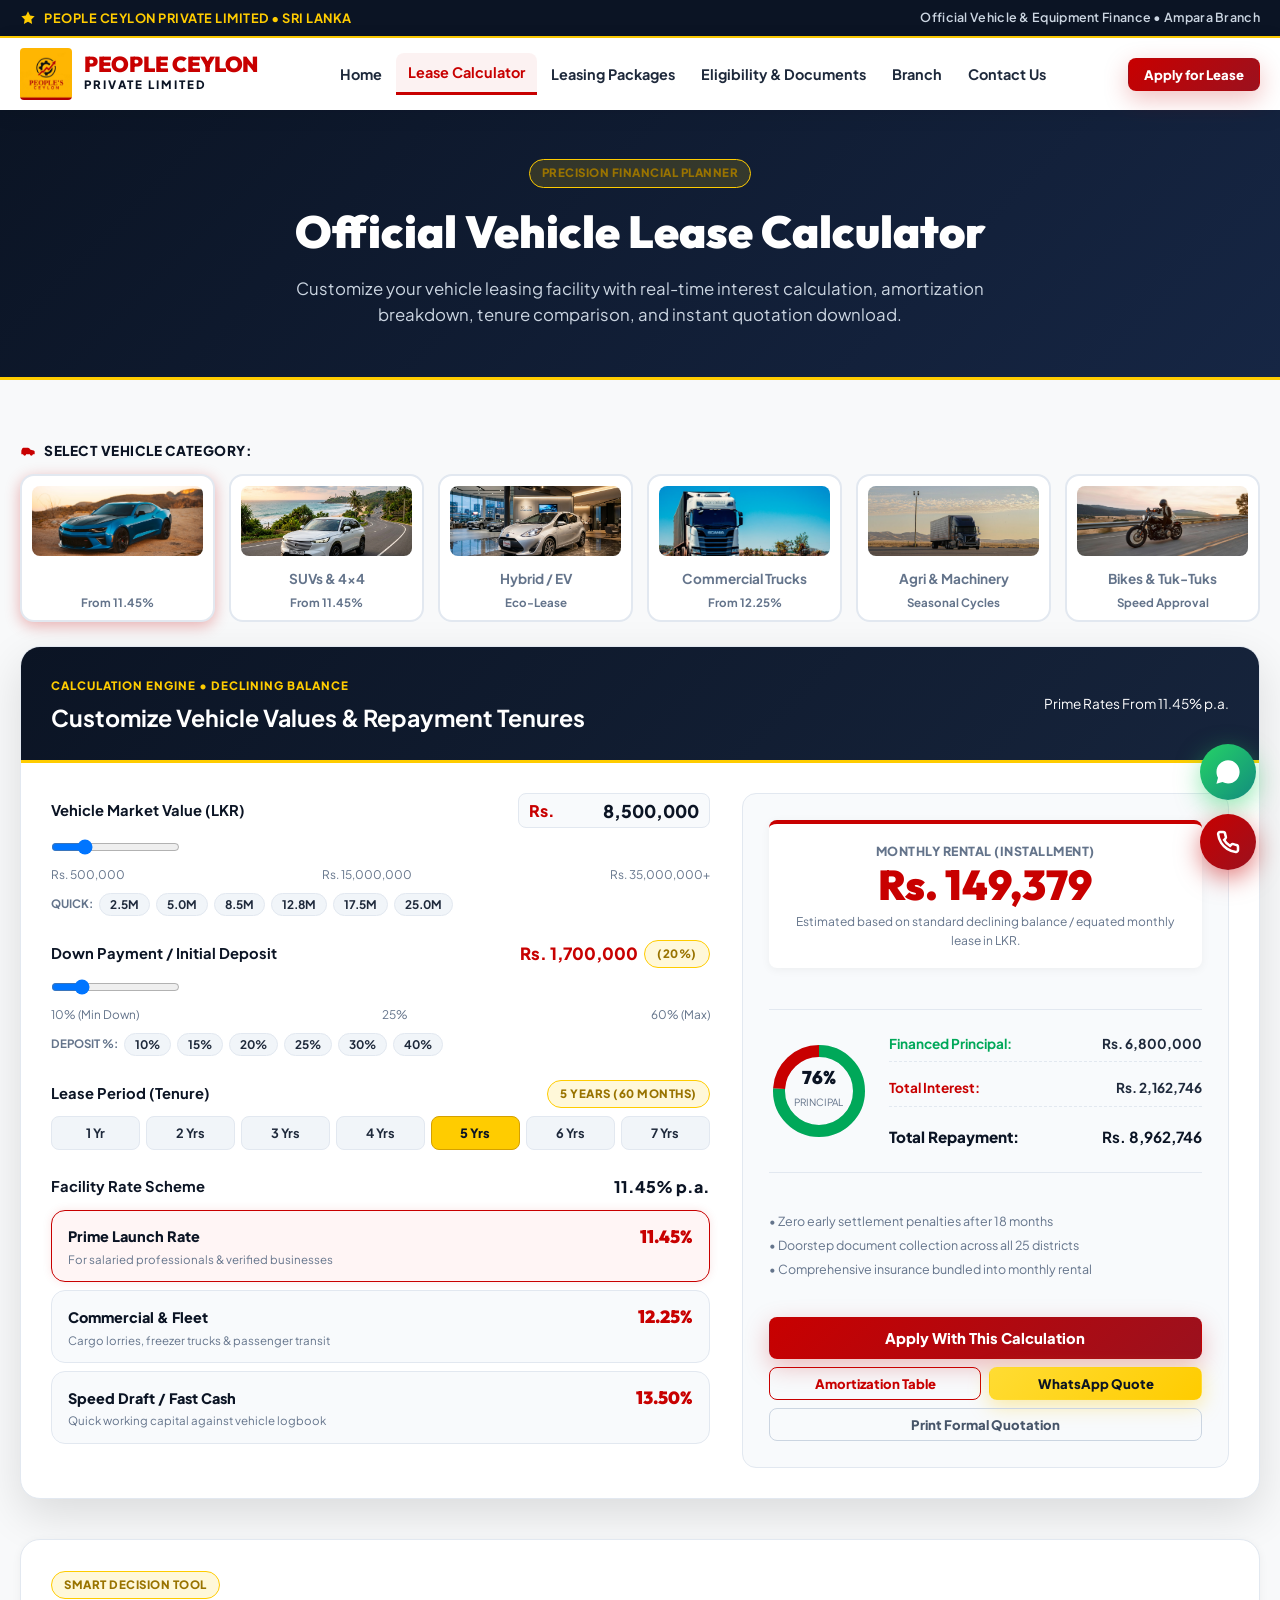
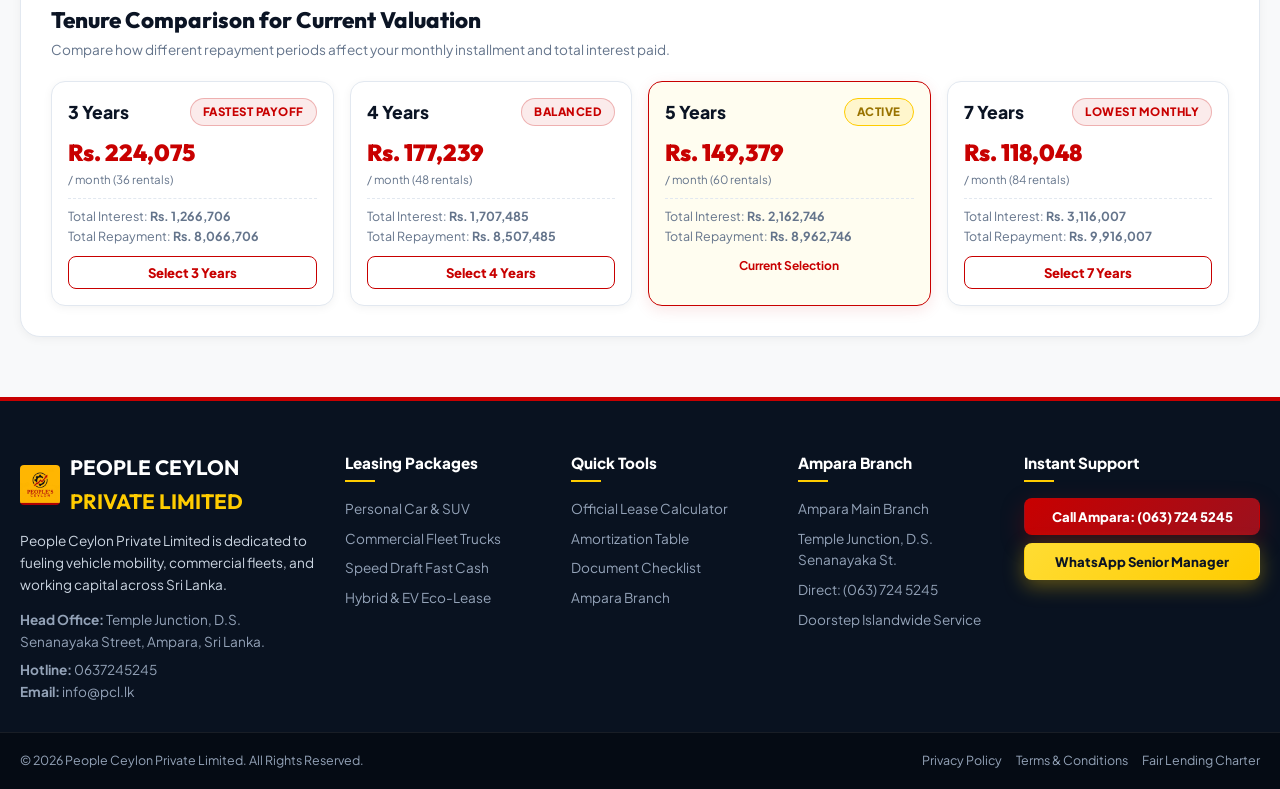
<file: calculator.html>
<!DOCTYPE html>
<html lang="en">
<head>
  <meta charset="UTF-8">
  <meta name="viewport" content="width=device-width, initial-scale=1.0">
  <title>Official Lease Calculator | People Ceylon Private Limited</title>
  <meta name="description" content="Calculate your vehicle lease rentals in Sri Lanka with People Ceylon Private Limited. Real-time interest rates, declining balance amortization, instant quotation download, and WhatsApp quote sharing.">

  <!-- Google Fonts -->
  <link rel="preconnect" href="https://fonts.googleapis.com">
  <link rel="preconnect" href="https://fonts.gstatic.com" crossorigin>
  <link href="https://fonts.googleapis.com/css2?family=Outfit:wght@300;400;500;600;700;800;900&family=Plus+Jakarta+Sans:wght@300;400;500;600;700;800&family=Roboto:wght@300;400;500;700&display=swap" rel="stylesheet">
  
  <link rel="stylesheet" href="styles.css">
  <link rel="icon" href="assets/images/peoples_ceylon_logo.jpg">
</head>
<body>

  <!-- Top Utility Bar -->
  <!-- Top Utility Bar -->
  <aside class="top-utility-bar">
    <div class="container top-utility-container">
      <div class="top-motto">
        <svg viewBox="0 0 24 24" width="16" height="16" fill="currentColor"><path d="M12 2L15.09 8.26L22 9.27L17 14.14L18.18 21.02L12 17.77L5.82 21.02L7 14.14L2 9.27L8.91 8.26L12 2Z"/></svg>
        <span>PEOPLE CEYLON PRIVATE LIMITED &bull; SRI LANKA</span>
      </div>

      <div class="top-right-info">
        <span>Official Vehicle &amp; Equipment Finance &bull; Ampara Branch</span>
      </div>
    </div>
  </aside>

  <!-- Main Bank Navbar -->
  <header class="main-navbar">
    <div class="container navbar-container">
      <a href="index.html" class="navbar-brand">
        <img src="assets/images/peoples_ceylon_logo.jpg" alt="People Ceylon Logo" class="brand-logo-img">
        <div class="brand-tagline-wrap">
          <span class="brand-name">PEOPLE CEYLON</span>
          <span class="brand-subtext">PRIVATE LIMITED</span>
        </div>
      </a>

      <!-- Desktop Nav -->
      <nav class="navbar-nav" id="navbarMenu">
        <li><a href="index.html" class="nav-link">Home</a></li>
        <li><a href="calculator.html" class="nav-link active">Lease Calculator</a></li>
        <li><a href="packages.html" class="nav-link">Leasing Packages</a></li>
        <li><a href="eligibility.html" class="nav-link">Eligibility & Documents</a></li>
        <li><a href="eligibility.html#branches" class="nav-link">Branch</a></li>
        <li><a href="index.html#contact" class="nav-link">Contact Us</a></li>
      </nav>

      <!-- Header CTAs -->
      <div class="header-ctas">
        <button class="btn btn-primary btn-sm" onclick="openApplyModal('Official Lease Application')">Apply for Lease</button>
      </div>

      <button class="mobile-toggle-btn" id="mobileMenuToggle" aria-label="Toggle Navigation">&#9776;</button>
    </div>
  </header>

  <!-- Page Hero -->
  <section style="background: linear-gradient(135deg, var(--pc-navy) 0%, #162644 100%); color: #fff; padding: 48px 0; border-bottom: 3px solid var(--pc-gold);">
    <div class="container text-center">
      <span class="badge-tag badge-gold">PRECISION FINANCIAL PLANNER</span>
      <h1 style="font-family: var(--font-heading); font-size: 2.8rem; font-weight: 900; color: #fff; margin: 8px 0;">
        Official Vehicle <span>Lease Calculator</span>
      </h1>
      <p style="color: #CBD5E1; max-width: 720px; margin: 0 auto; font-size: 1.05rem;">
        Customize your vehicle leasing facility with real-time interest calculation, amortization breakdown, tenure comparison, and instant quotation download.
      </p>
    </div>
  </section>

  <!-- Calculator Main Section -->
  <main class="section" style="background: var(--bg-body);">
    <div class="container">
      
      <!-- Visual Vehicle Selector Cards -->
      <div style="margin-bottom: 24px;">
        <div style="font-size: 0.85rem; font-weight: 800; color: var(--pc-navy); text-transform: uppercase; letter-spacing: 0.5px; margin-bottom: 12px; display: flex; align-items: center; gap: 8px;">
          <svg viewBox="0 0 24 24" width="16" height="16" fill="var(--pc-red)"><path d="M19 17h2c.6 0 1-.4 1-1v-3c0-.9-.7-1.7-1.5-1.9C18.7 10.6 16 10 16 10s-1.3-1.4-2.2-2.3c-.5-.4-1.1-.7-1.8-.7H5c-.6 0-1.1.4-1.4.9l-1.4 2.9C2.1 11.2 2 11.6 2 12v4c0 .6.4 1 1 1h2"/><circle cx="7" cy="17" r="2"/><path d="M9 17h6"/><circle cx="17" cy="17" r="2"/></svg>
          Select Vehicle Category:
        </div>
        <div style="display: grid; grid-template-columns: repeat(auto-fit, minmax(160px, 1fr)); gap: 14px;">
          <button type="button" class="calc-tab active" data-type="car" onclick="setCalcVehicleCategory('car')" style="padding: 10px; display: flex; flex-direction: column; align-items: center; border-radius: var(--radius-md); text-align: center; border: 2px solid var(--border-subtle); background: #fff; cursor: pointer;">
            <img src="assets/images/sedan.jpg" alt="Car" style="height: 70px; width: 100%; object-fit: cover; border-radius: var(--radius-sm); margin-bottom: 6px;">
            <strong style="font-size: 0.85rem;">Cars &amp; Sedans</strong>
            <span style="font-size: 0.72rem; color: #64748B;">From 11.45%</span>
          </button>

          <button type="button" class="calc-tab" data-type="suv" onclick="setCalcVehicleCategory('suv')" style="padding: 10px; display: flex; flex-direction: column; align-items: center; border-radius: var(--radius-md); text-align: center; border: 2px solid var(--border-subtle); background: #fff; cursor: pointer;">
            <img src="assets/images/suv.jpg" alt="SUV" style="height: 70px; width: 100%; object-fit: cover; border-radius: var(--radius-sm); margin-bottom: 6px;">
            <strong style="font-size: 0.85rem;">SUVs &amp; 4x4</strong>
            <span style="font-size: 0.72rem; color: #64748B;">From 11.45%</span>
          </button>

          <button type="button" class="calc-tab" data-type="hybrid" onclick="setCalcVehicleCategory('hybrid')" style="padding: 10px; display: flex; flex-direction: column; align-items: center; border-radius: var(--radius-md); text-align: center; border: 2px solid var(--border-subtle); background: #fff; cursor: pointer;">
            <img src="assets/images/hybrid.jpg" alt="Hybrid" style="height: 70px; width: 100%; object-fit: cover; border-radius: var(--radius-sm); margin-bottom: 6px;">
            <strong style="font-size: 0.85rem;">Hybrid / EV</strong>
            <span style="font-size: 0.72rem; color: #64748B;">Eco-Lease</span>
          </button>

          <button type="button" class="calc-tab" data-type="commercial" onclick="setCalcVehicleCategory('commercial')" style="padding: 10px; display: flex; flex-direction: column; align-items: center; border-radius: var(--radius-md); text-align: center; border: 2px solid var(--border-subtle); background: #fff; cursor: pointer;">
            <img src="assets/images/truck.jpg" alt="Trucks" style="height: 70px; width: 100%; object-fit: cover; border-radius: var(--radius-sm); margin-bottom: 6px;">
            <strong style="font-size: 0.85rem;">Commercial Trucks</strong>
            <span style="font-size: 0.72rem; color: #64748B;">From 12.25%</span>
          </button>

          <button type="button" class="calc-tab" data-type="tractor" onclick="setCalcVehicleCategory('tractor')" style="padding: 10px; display: flex; flex-direction: column; align-items: center; border-radius: var(--radius-md); text-align: center; border: 2px solid var(--border-subtle); background: #fff; cursor: pointer;">
            <img src="assets/images/tractor.jpg" alt="Tractors" style="height: 70px; width: 100%; object-fit: cover; border-radius: var(--radius-sm); margin-bottom: 6px;">
            <strong style="font-size: 0.85rem;">Agri &amp; Machinery</strong>
            <span style="font-size: 0.72rem; color: #64748B;">Seasonal Cycles</span>
          </button>

          <button type="button" class="calc-tab" data-type="bike" onclick="setCalcVehicleCategory('bike')" style="padding: 10px; display: flex; flex-direction: column; align-items: center; border-radius: var(--radius-md); text-align: center; border: 2px solid var(--border-subtle); background: #fff; cursor: pointer;">
            <img src="assets/images/motorbike.jpg" alt="Bikes & Tuk-Tuk" style="height: 70px; width: 100%; object-fit: cover; border-radius: var(--radius-sm); margin-bottom: 6px;">
            <strong style="font-size: 0.85rem;">Bikes &amp; Tuk-Tuks</strong>
            <span style="font-size: 0.72rem; color: #64748B;">Speed Approval</span>
          </button>
        </div>
      </div>

      <!-- Main Calculator Card -->
      <div class="calc-wrapper-card">
        <div class="calc-widget-header">
          <div>
            <span style="font-size: 0.72rem; letter-spacing: 1px; font-weight: 800; color: var(--pc-gold);">CALCULATION ENGINE &bull; DECLINING BALANCE</span>
            <h3 style="font-size: 1.45rem; margin-top: 2px;">Customize Vehicle Values & Repayment Tenures</h3>
          </div>
          <div style="font-size: 0.85rem; color: #fff;">
            Prime Rates From 11.45% p.a.
          </div>
        </div>

        <div class="calc-widget-body">
          <div class="calc-grid-inner">
            
            <!-- Controls Column -->
            <div class="calc-controls-col">
              
              <!-- Vehicle Market Value -->
              <div class="slider-group">
                <div class="slider-label-row">
                  <label for="vehiclePriceInput">Vehicle Market Value (LKR)</label>
                  <div style="display: flex; align-items: center; background: #F8FAFC; border: 1px solid var(--border-subtle); border-radius: var(--radius-sm); padding: 4px 10px;">
                    <span style="color: var(--pc-red); font-weight: 800; margin-right: 4px;">Rs.</span>
                    <input type="text" id="vehiclePriceInput" value="8,500,000" style="background: none; border: none; font-size: 1.1rem; font-weight: 800; color: var(--pc-navy); width: 140px; text-align: right; outline: none;" onchange="handleDirectPriceInput(this.value)">
                  </div>
                </div>
                <input type="range" id="priceRange" min="500000" max="35000000" step="100000" value="8500000" oninput="updateCalculator()">
                <div style="display: flex; justify-content: space-between; font-size: 0.74rem; color: #64748B; margin-top: 4px;">
                  <span>Rs. 500,000</span>
                  <span>Rs. 15,000,000</span>
                  <span>Rs. 35,000,000+</span>
                </div>
                <!-- Quick Chips -->
                <div class="quick-chips">
                  <span class="chips-label">Quick:</span>
                  <button type="button" class="chip" onclick="setQuickPrice(2500000)">2.5M</button>
                  <button type="button" class="chip" onclick="setQuickPrice(5000000)">5.0M</button>
                  <button type="button" class="chip" onclick="setQuickPrice(8500000)">8.5M</button>
                  <button type="button" class="chip" onclick="setQuickPrice(12800000)">12.8M</button>
                  <button type="button" class="chip" onclick="setQuickPrice(17500000)">17.5M</button>
                  <button type="button" class="chip" onclick="setQuickPrice(25000000)">25.0M</button>
                </div>
              </div>

              <!-- Down Payment / Initial Deposit -->
              <div class="slider-group">
                <div class="slider-label-row">
                  <label for="downPaymentRange">Down Payment / Initial Deposit</label>
                  <div style="display: flex; align-items: center; gap: 6px;">
                    <span style="font-weight: 800; color: var(--pc-red); font-size: 1.05rem;" id="downPaymentAmountDisplay">Rs. 1,700,000</span>
                    <span class="badge-tag badge-gold" id="downPaymentPctDisplay">(20%)</span>
                  </div>
                </div>
                <input type="range" id="downPaymentRange" min="10" max="60" step="5" value="20" oninput="updateCalculator()">
                <div style="display: flex; justify-content: space-between; font-size: 0.74rem; color: #64748B; margin-top: 4px;">
                  <span>10% (Min Down)</span>
                  <span>25%</span>
                  <span>60% (Max)</span>
                </div>
                <div class="quick-chips">
                  <span class="chips-label">Deposit %:</span>
                  <button type="button" class="chip" onclick="setQuickDownPct(10)">10%</button>
                  <button type="button" class="chip" onclick="setQuickDownPct(15)">15%</button>
                  <button type="button" class="chip" onclick="setQuickDownPct(20)">20%</button>
                  <button type="button" class="chip" onclick="setQuickDownPct(25)">25%</button>
                  <button type="button" class="chip" onclick="setQuickDownPct(30)">30%</button>
                  <button type="button" class="chip" onclick="setQuickDownPct(40)">40%</button>
                </div>
              </div>

              <!-- Lease Period (Tenure) -->
              <div class="slider-group">
                <div class="slider-label-row">
                  <label>Lease Period (Tenure)</label>
                  <span class="badge-tag badge-gold" id="tenureBadge">5 Years (60 Months)</span>
                </div>
                <div class="tenure-btn-group">
                  <button type="button" class="tenure-pill" data-months="12" onclick="setTenure(12)">1 Yr</button>
                  <button type="button" class="tenure-pill" data-months="24" onclick="setTenure(24)">2 Yrs</button>
                  <button type="button" class="tenure-pill" data-months="36" onclick="setTenure(36)">3 Yrs</button>
                  <button type="button" class="tenure-pill" data-months="48" onclick="setTenure(48)">4 Yrs</button>
                  <button type="button" class="tenure-pill active" data-months="60" onclick="setTenure(60)">5 Yrs</button>
                  <button type="button" class="tenure-pill" data-months="72" onclick="setTenure(72)">6 Yrs</button>
                  <button type="button" class="tenure-pill" data-months="84" onclick="setTenure(84)">7 Yrs</button>
                </div>
              </div>

              <!-- Rate Scheme Selector -->
              <div class="slider-group">
                <div class="slider-label-row">
                  <label>Facility Rate Scheme</label>
                  <span style="font-weight: 800; color: var(--pc-navy);" id="rateDisplay">11.45% p.a.</span>
                </div>
                <div class="rate-scheme-selector">
                  <label class="scheme-option">
                    <input type="radio" name="rateScheme" value="promotional" checked onchange="setRateScheme('promotional')">
                    <div class="scheme-box">
                      <div class="scheme-header">
                        <span class="scheme-title">Prime Launch Rate</span>
                        <span class="scheme-rate">11.45%</span>
                      </div>
                      <div style="font-size: 0.72rem; color: #64748B;">For salaried professionals & verified businesses</div>
                    </div>
                  </label>

                  <label class="scheme-option">
                    <input type="radio" name="rateScheme" value="commercial" onchange="setRateScheme('commercial')">
                    <div class="scheme-box">
                      <div class="scheme-header">
                        <span class="scheme-title">Commercial & Fleet</span>
                        <span class="scheme-rate">12.25%</span>
                      </div>
                      <div style="font-size: 0.72rem; color: #64748B;">Cargo lorries, freezer trucks & passenger transit</div>
                    </div>
                  </label>

                  <label class="scheme-option">
                    <input type="radio" name="rateScheme" value="speed" onchange="setRateScheme('speed')">
                    <div class="scheme-box">
                      <div class="scheme-header">
                        <span class="scheme-title">Speed Draft / Fast Cash</span>
                        <span class="scheme-rate">13.50%</span>
                      </div>
                      <div style="font-size: 0.72rem; color: #64748B;">Quick working capital against vehicle logbook</div>
                    </div>
                  </label>
                </div>
              </div>

            </div>

            <!-- Output / Results Column -->
            <div class="calc-result-panel">
              <div class="emi-display-box">
                <div class="emi-label">Monthly Rental (Installment)</div>
                <div class="emi-amount">Rs. <span id="calculatedMonthlyInstallment">149,800</span></div>
                <p style="font-size: 0.75rem; color: #64748B; margin-top: 4px;">Estimated based on standard declining balance / equated monthly lease in LKR.</p>
              </div>

              <!-- SVG Donut Chart -->
              <div class="chart-and-legend">
                <div class="donut-chart-container">
                  <svg class="donut-chart" viewBox="0 0 100 100" id="calcDonutChart">
                    <circle class="donut-bg" cx="50" cy="50" r="40" stroke-width="12" fill="transparent"/>
                    <circle class="donut-segment segment-principal" id="donutPrincipal" cx="50" cy="50" r="40" stroke-width="12" fill="transparent" stroke-dasharray="190 251.3" stroke-dashoffset="0"/>
                    <circle class="donut-segment segment-interest" id="donutInterest" cx="50" cy="50" r="40" stroke-width="12" fill="transparent" stroke-dasharray="61.3 251.3" stroke-dashoffset="-190"/>
                  </svg>
                  <div class="donut-inner-text">
                    <span class="inner-pct" id="donutPrincipalPct">76%</span>
                    <span class="inner-label">Principal</span>
                  </div>
                </div>

                <div style="flex: 1; display: flex; flex-direction: column; gap: 8px;">
                  <div class="breakdown-row">
                    <span style="color: var(--pc-green); font-weight: bold;">Financed Principal:</span>
                    <strong id="displayLoanPrincipal">Rs. 6,800,000</strong>
                  </div>
                  <div class="breakdown-row">
                    <span style="color: var(--pc-red); font-weight: bold;">Total Interest:</span>
                    <strong id="displayTotalInterest">Rs. 2,188,000</strong>
                  </div>
                  <div class="breakdown-row total">
                    <span>Total Repayment:</span>
                    <strong style="color: var(--pc-navy);" id="displayTotalPayable">Rs. 8,988,000</strong>
                  </div>
                </div>
              </div>

              <!-- Perks -->
              <div style="font-size: 0.78rem; color: #64748B; margin-bottom: 16px; display: flex; flex-direction: column; gap: 4px;">
                <div>&bull; Zero early settlement penalties after 18 months</div>
                <div>&bull; Doorstep document collection across all 25 districts</div>
                <div>&bull; Comprehensive insurance bundled into monthly rental</div>
              </div>

              <!-- Actions -->
              <div style="display: flex; flex-direction: column; gap: 8px;">
                <button class="btn btn-primary btn-block" onclick="openApplyModal('Vehicle Lease Calculation Quote')">Apply With This Calculation</button>
                <div style="display: grid; grid-template-columns: 1fr 1fr; gap: 8px;">
                  <button class="btn btn-outline-red btn-sm" onclick="openAmortizationModal()">Amortization Table</button>
                  <button class="btn btn-gold btn-sm" onclick="shareViaWhatsAppQuote()">WhatsApp Quote</button>
                </div>
                <button class="btn btn-sm" style="background: none; border: 1px solid #CBD5E1; color: #475569;" onclick="window.print()">Print Formal Quotation</button>
              </div>

            </div>

          </div>
        </div>
      </div>

      <!-- 4-Tenure Comparison Matrix -->
      <div style="margin-top: 40px; background: #fff; border: 1px solid var(--border-subtle); border-radius: var(--radius-lg); padding: 30px; box-shadow: var(--shadow-sm);">
        <div style="margin-bottom: 20px;">
          <span class="badge-tag badge-gold">SMART DECISION TOOL</span>
          <h3 style="font-family: var(--font-heading); font-size: 1.4rem; font-weight: 800; color: var(--pc-navy); margin-top: 4px;">Tenure Comparison for Current Valuation</h3>
          <p style="font-size: 0.85rem; color: #64748B;">Compare how different repayment periods affect your monthly installment and total interest paid.</p>
        </div>

        <div class="comparison-grid" id="comparisonCards">
          <!-- Populated via JS -->
        </div>
      </div>

    </div>
  </main>

  <!-- Interactive Amortization Schedule Modal -->
  <div class="modal-backdrop" id="amortizationModal" onclick="if(event.target.id==='amortizationModal') closeAmortizationModal()">
    <div class="modal-dialog modal-lg">
      <div class="modal-header">
        <h3 class="modal-title">Year-by-Year Amortization Schedule</h3>
        <button class="modal-close" onclick="closeAmortizationModal()">&times;</button>
      </div>
      <div class="modal-body">
        <div style="display: flex; justify-content: space-between; align-items: center; margin-bottom: 14px;">
          <span style="font-size: 0.85rem; color: #64748B;">Declining balance amortization based on current calculation.</span>
          <button class="btn btn-gold btn-sm" onclick="exportAmortizationCSV()">Download CSV</button>
        </div>

        <div style="max-height: 380px; overflow-y: auto; border: 1px solid var(--border-subtle); border-radius: var(--radius-sm);">
          <table class="amortization-table">
            <thead>
              <tr>
                <th>Period</th>
                <th>Principal Paid</th>
                <th>Interest Paid</th>
                <th>Total Annual Rental</th>
                <th>Remaining Balance</th>
              </tr>
            </thead>
            <tbody id="amortizationTableBody">
              <!-- Dynamically populated -->
            </tbody>
          </table>
        </div>

        <div style="margin-top: 16px; text-align: right;">
          <button class="btn btn-outline-red btn-sm" onclick="closeAmortizationModal()">Close Table</button>
        </div>
      </div>
    </div>
  </div>

  <!-- Application Inquiry Modal -->
  <div class="modal-backdrop" id="applyModal" onclick="if(event.target.id==='applyModal') closeApplyModal()">
    <div class="modal-dialog">
      <div class="modal-header">
        <h3 class="modal-title">Express Lease Application: <span id="modalProductTitle" style="color: var(--pc-red);">Vehicle Facility</span></h3>
        <button class="modal-close" onclick="closeApplyModal()">&times;</button>
      </div>
      <div class="modal-body">
        <form onsubmit="handleApplySubmit(event)">
          <div class="form-group">
            <label>Full Name</label>
            <input type="text" class="form-input" placeholder="e.g. Kasun Chamara Silva" required>
          </div>
          <div style="display: grid; grid-template-columns: 1fr 1fr; gap: 14px;">
            <div class="form-group">
              <label>Mobile Number</label>
              <input type="tel" class="form-input" placeholder="07X XXXXXXX" required>
            </div>
            <div class="form-group">
              <label>NIC Number</label>
              <input type="text" class="form-input" placeholder="e.g. 199012345678" required>
            </div>
          </div>
          <div style="display: grid; grid-template-columns: 1fr 1fr; gap: 14px;">
            <div class="form-group">
              <label>Vehicle Model / Year</label>
              <input type="text" class="form-input" placeholder="e.g. Toyota Aqua / Vezel" required>
            </div>
            <div class="form-group">
              <label>Monthly Net Income (LKR)</label>
              <input type="number" class="form-input" placeholder="e.g. 250000" required>
            </div>
          </div>
          <div class="form-group">
            <label>Branch / Service Mode</label>
            <select class="form-input">
              <option value="Ampara">Ampara Main Branch (Temple Junction)</option>
              <option value="Doorstep">Doorstep Service (Islandwide)</option>
            </select>
          </div>
          <div style="display: flex; justify-content: flex-end; gap: 10px; margin-top: 20px;">
            <button type="button" class="btn btn-outline-red" onclick="closeApplyModal()">Cancel</button>
            <button type="submit" class="btn btn-primary">Submit Application</button>
          </div>
        </form>
      </div>
    </div>
  </div>

  <!-- Main Bank Footer -->
  <footer class="bank-footer" id="contact">
    <div class="footer-top">
      <div class="container">
        <div class="footer-grid">
          <div class="footer-brand">
            <div style="display: flex; align-items: center; gap: 10px; margin-bottom: 12px;">
              <img src="assets/images/peoples_ceylon_logo.jpg" alt="People Ceylon Logo" style="height: 40px; width: 40px; border-radius: 4px;">
              <h3 style="margin: 0;">PEOPLE CEYLON <span>PRIVATE LIMITED</span></h3>
            </div>
            <p style="color: #CBD5E1; margin-bottom: 14px;">People Ceylon Private Limited is dedicated to fueling vehicle mobility, commercial fleets, and working capital across Sri Lanka.</p>
            <p><strong>Head Office:</strong> Temple Junction, D.S. Senanayaka Street, Ampara, Sri Lanka.</p>
            <p style="margin-top: 6px;"><strong>Hotline:</strong> 0637245245</p>
            <p><strong>Email:</strong> info@pcl.lk</p>
          </div>
          <div>
            <h4 class="footer-col-title">Leasing Packages</h4>
            <ul class="footer-links-list">
              <li><a href="packages.html#car">Personal Car & SUV</a></li>
              <li><a href="packages.html#commercial">Commercial Fleet Trucks</a></li>
              <li><a href="packages.html#speed">Speed Draft Fast Cash</a></li>
              <li><a href="packages.html#hybrid">Hybrid & EV Eco-Lease</a></li>
            </ul>
          </div>
          <div>
            <h4 class="footer-col-title">Quick Tools</h4>
            <ul class="footer-links-list">
              <li><a href="calculator.html">Official Lease Calculator</a></li>
              <li><a href="calculator.html" onclick="openAmortizationModal()">Amortization Table</a></li>
              <li><a href="eligibility.html">Document Checklist</a></li>
              <li><a href="eligibility.html#branches">Ampara Branch</a></li>
            </ul>
          </div>
          <div>
            <h4 class="footer-col-title">Ampara Branch</h4>
            <ul class="footer-links-list">
              <li><a href="eligibility.html#branches">Ampara Main Branch</a></li>
              <li><a href="eligibility.html#branches">Temple Junction, D.S. Senanayaka St.</a></li>
              <li><a href="tel:+94637245245">Direct: (063) 724 5245</a></li>
              <li><a href="eligibility.html#branches">Doorstep Islandwide Service</a></li>
            </ul>
          </div>
          <div>
            <h4 class="footer-col-title">Instant Support</h4>
            <a href="tel:+94637245245" class="btn btn-primary btn-block btn-sm" style="margin-bottom: 8px;">Call Ampara: (063) 724 5245</a>
            <a href="https://wa.me/94770000000" target="_blank" class="btn btn-gold btn-block btn-sm">WhatsApp Senior Manager</a>
          </div>
        </div>
      </div>
    </div>
    <div class="footer-bottom">
      <div class="container footer-bottom-container">
        <div>&copy; 2026 People Ceylon Private Limited. All Rights Reserved.</div>
        <div style="display: flex; gap: 14px;">
          <a href="#">Privacy Policy</a>
          <a href="#">Terms & Conditions</a>
          <a href="#">Fair Lending Charter</a>
        </div>
      </div>
    </div>
  </footer>

  <!-- Floating Quick Contact Widget (Right Side) -->
  <div class="floating-contact-widget">
    <a href="https://wa.me/94770000000?text=Hello%20People%20Ceylon%20Private%20Limited,%20I%20would%20like%20a%20leasing%20quotation." target="_blank" class="floating-contact-btn floating-btn-whatsapp" aria-label="WhatsApp Us">
      <svg viewBox="0 0 24 24" width="28" height="28" fill="currentColor"><path d="M12.04 2c-5.46 0-9.91 4.45-9.91 9.91 0 1.75.46 3.45 1.32 4.95L2.05 22l5.25-1.38c1.45.79 3.08 1.21 4.74 1.21 5.46 0 9.91-4.45 9.91-9.91 0-2.65-1.03-5.14-2.9-7.01A9.816 9.816 0 0 0 12.04 2z"/></svg>
      <span class="floating-tooltip">Chat on WhatsApp</span>
    </a>
    <a href="tel:0637245245" class="floating-contact-btn floating-btn-hotline" aria-label="Call Hotline">
      <svg viewBox="0 0 24 24" width="24" height="24" fill="none" stroke="currentColor" stroke-width="2.5"><path d="M22 16.92v3a2 2 0 0 1-2.18 2 19.79 19.79 0 0 1-8.63-3.07 19.5 19.5 0 0 1-6-6 19.79 19.79 0 0 1-3.07-8.67A2 2 0 0 1 4.11 2h3a2 2 0 0 1 2 1.72 12.84 12.84 0 0 0 .7 2.81 2 2 0 0 1-.45 2.11L8.09 9.91a16 16 0 0 0 6 6l1.27-1.27a2 2 0 0 1 2.11-.45 12.84 12.84 0 0 0 2.81.7A2 2 0 0 1 22 16.92z"/></svg>
      <span class="floating-tooltip">Call Hotline: 0637245245</span>
    </a>
  </div>

  <script src="app.js"></script>
</body>
</html>
</file>
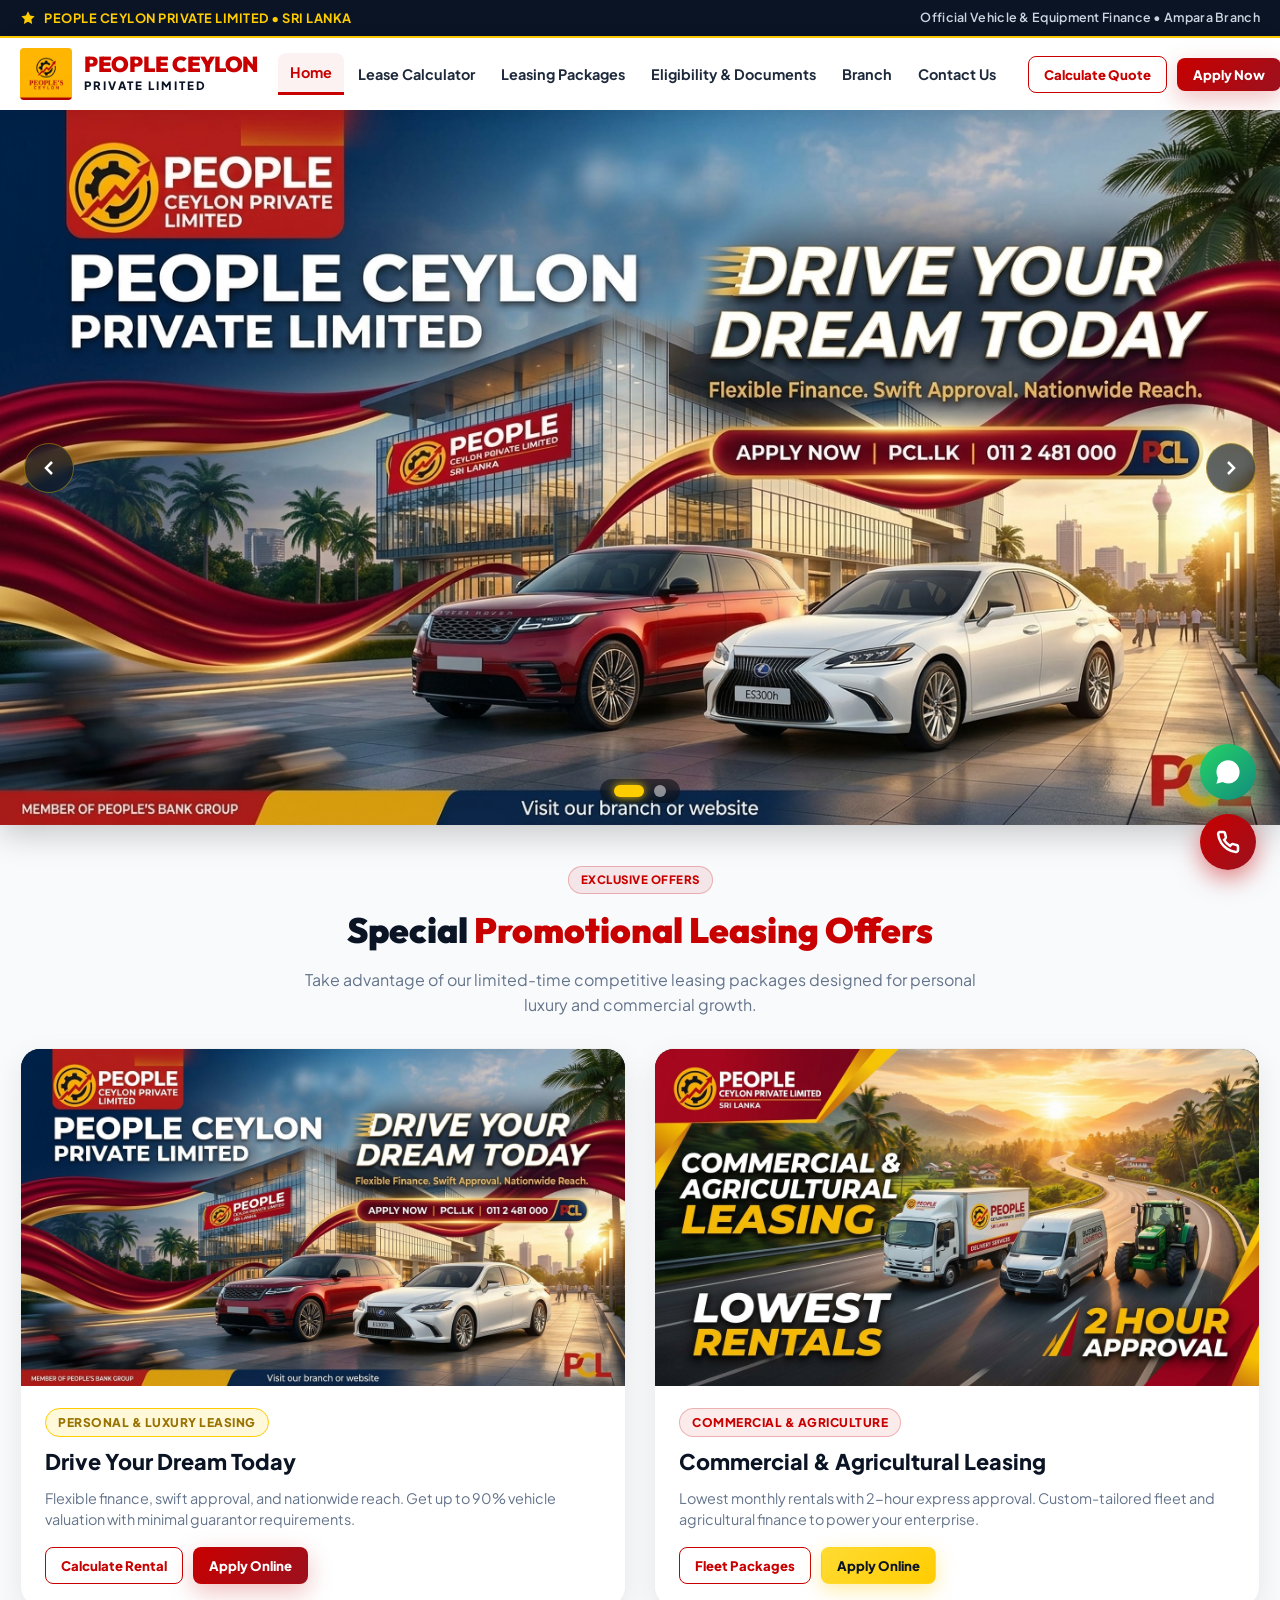
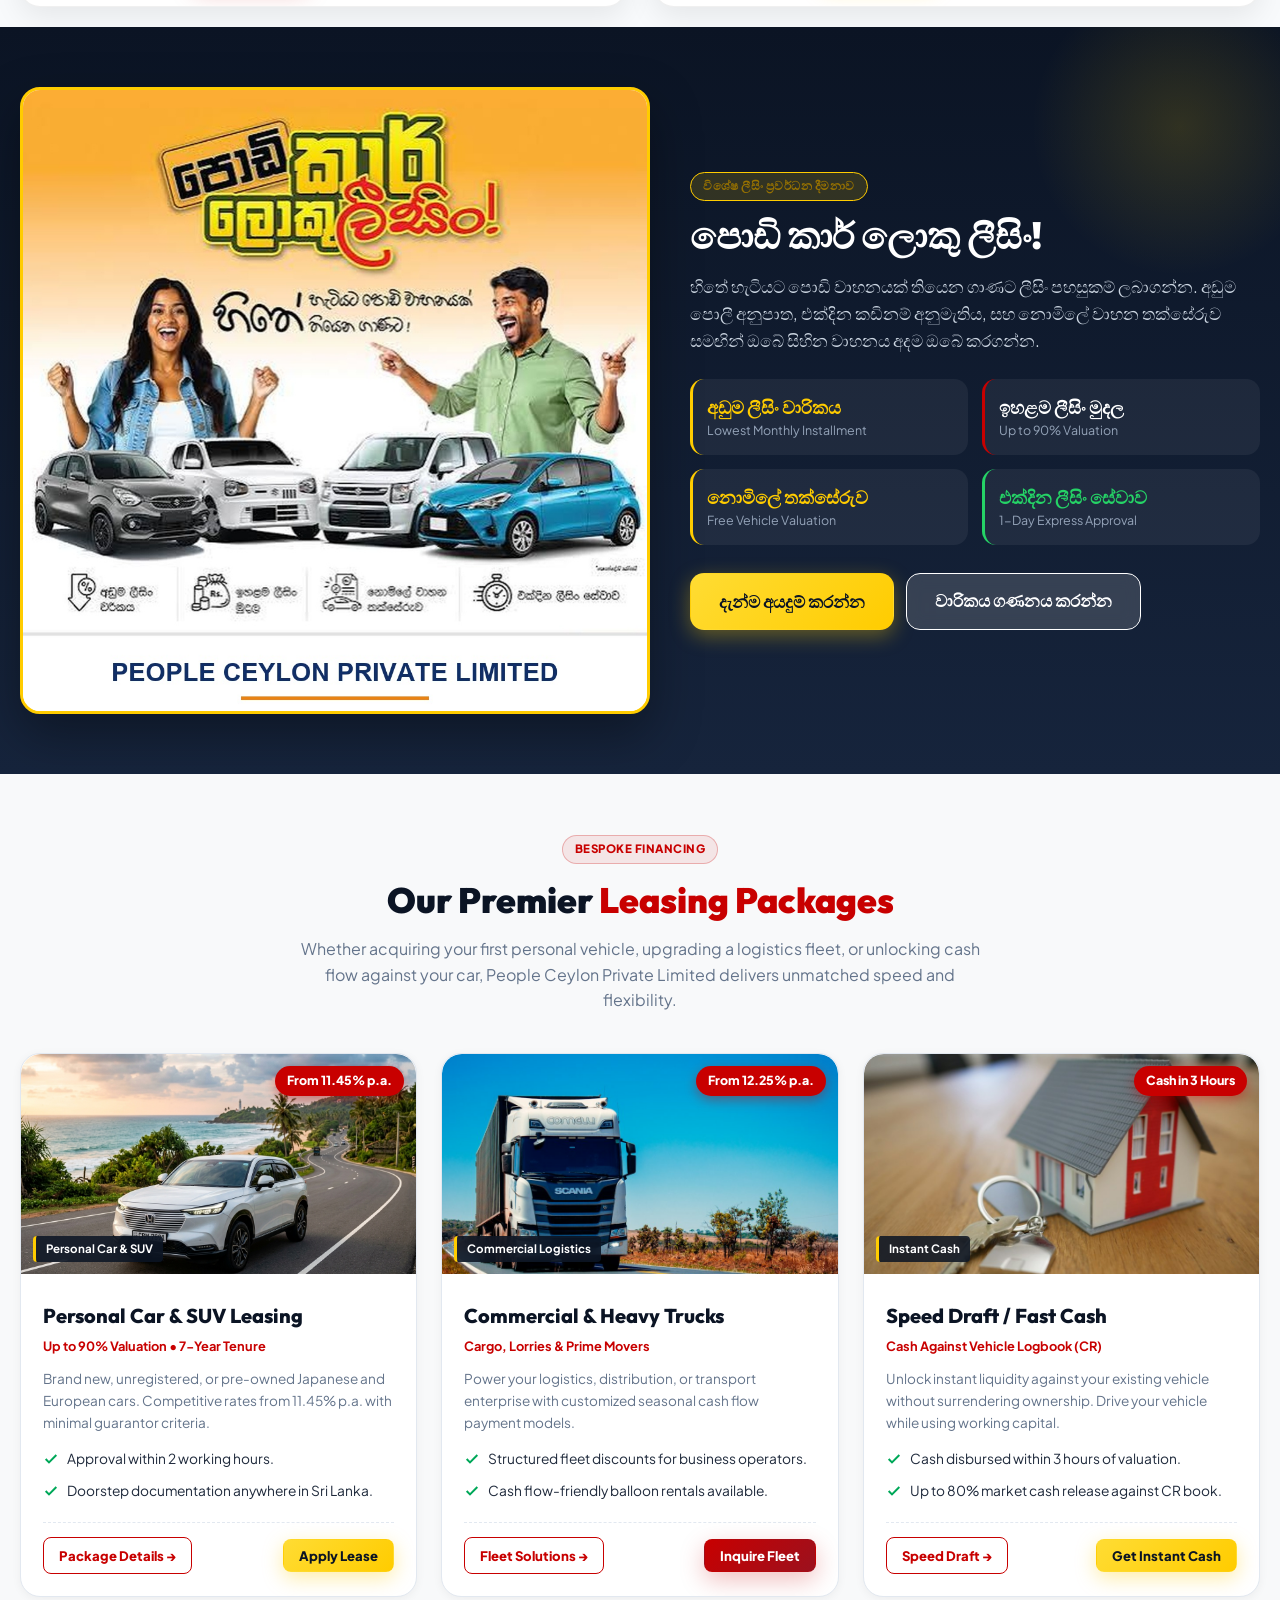
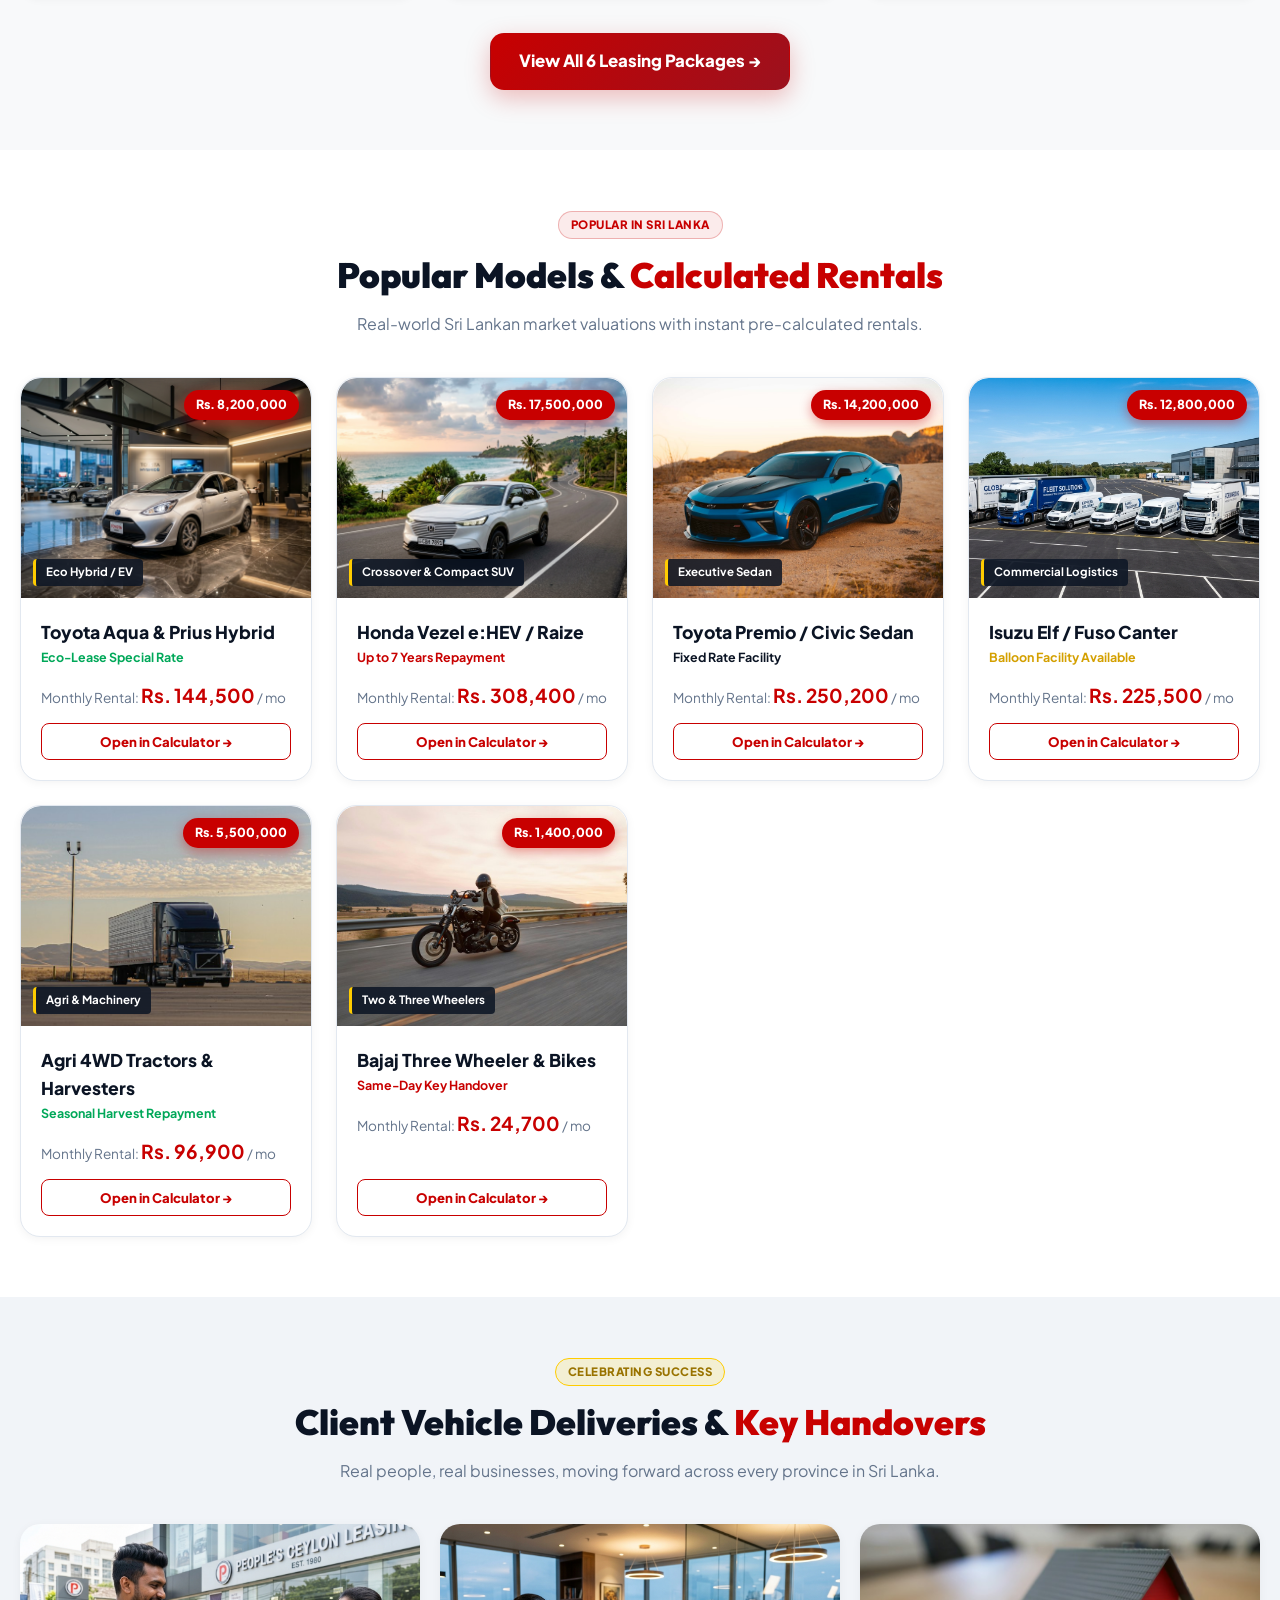
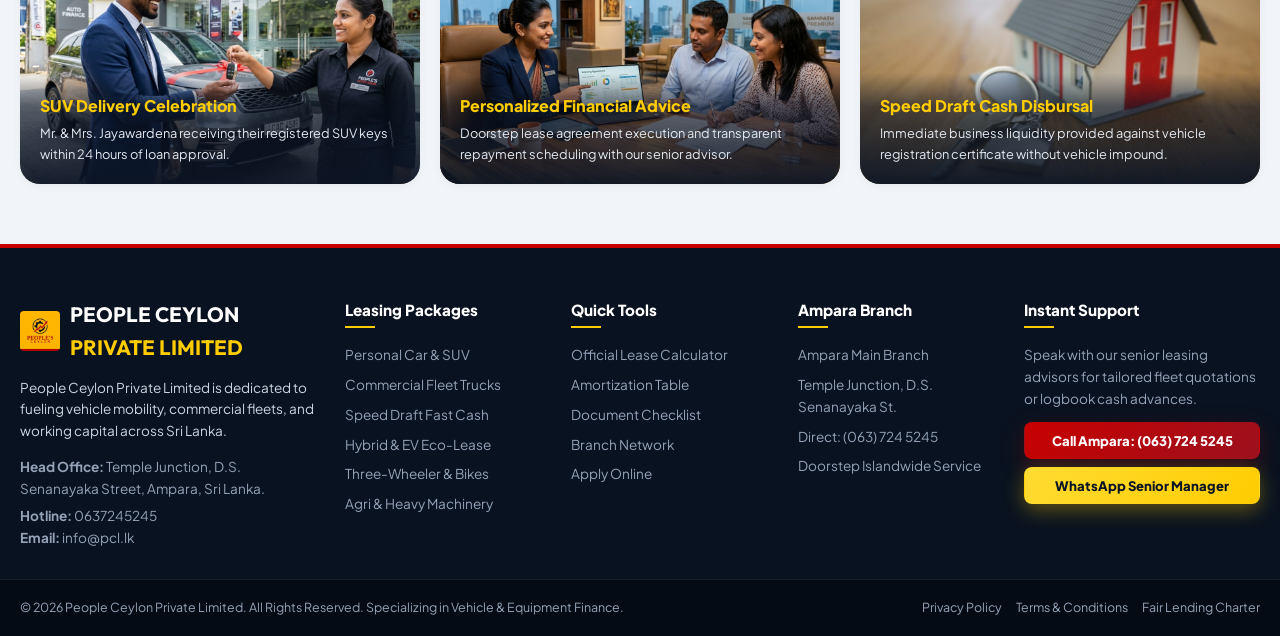
<file: deposits.html>
<!DOCTYPE html>
<html lang="en">
<head>
  <meta charset="UTF-8">
  <meta http-equiv="refresh" content="0; url=index.html">
  <title>People Ceylon Private Limited</title>
  <script>window.location.replace("index.html");</script>
</head>
<body style="font-family: sans-serif; display: flex; align-items: center; justify-content: center; height: 100vh; margin: 0; background: #0B1424; color: #fff;">
  <div style="text-align: center;">
    <h2>People Ceylon Private Limited</h2>
    <p>Redirecting to <a href="index.html" style="color: #FFCC00; text-decoration: none; font-weight: bold;">Official Homepage</a>...</p>
  </div>
</body>
</html>
</file>
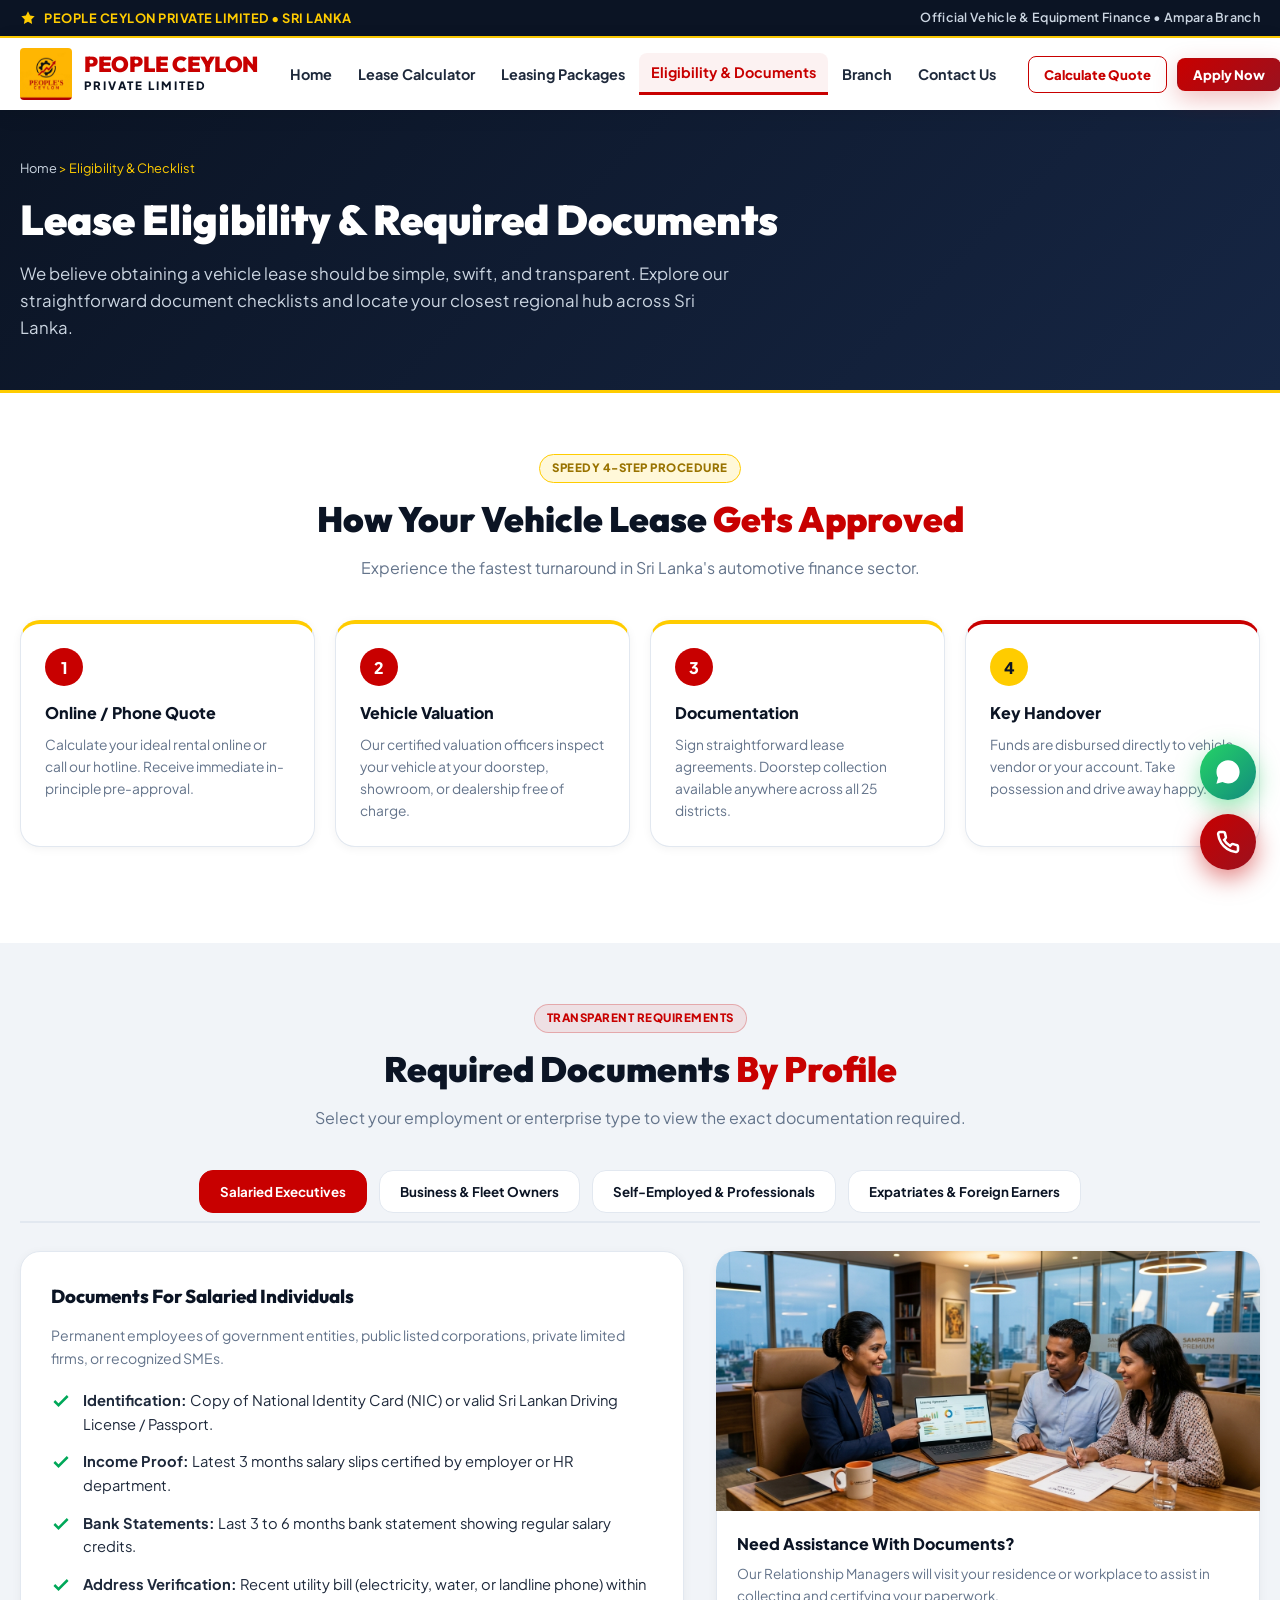
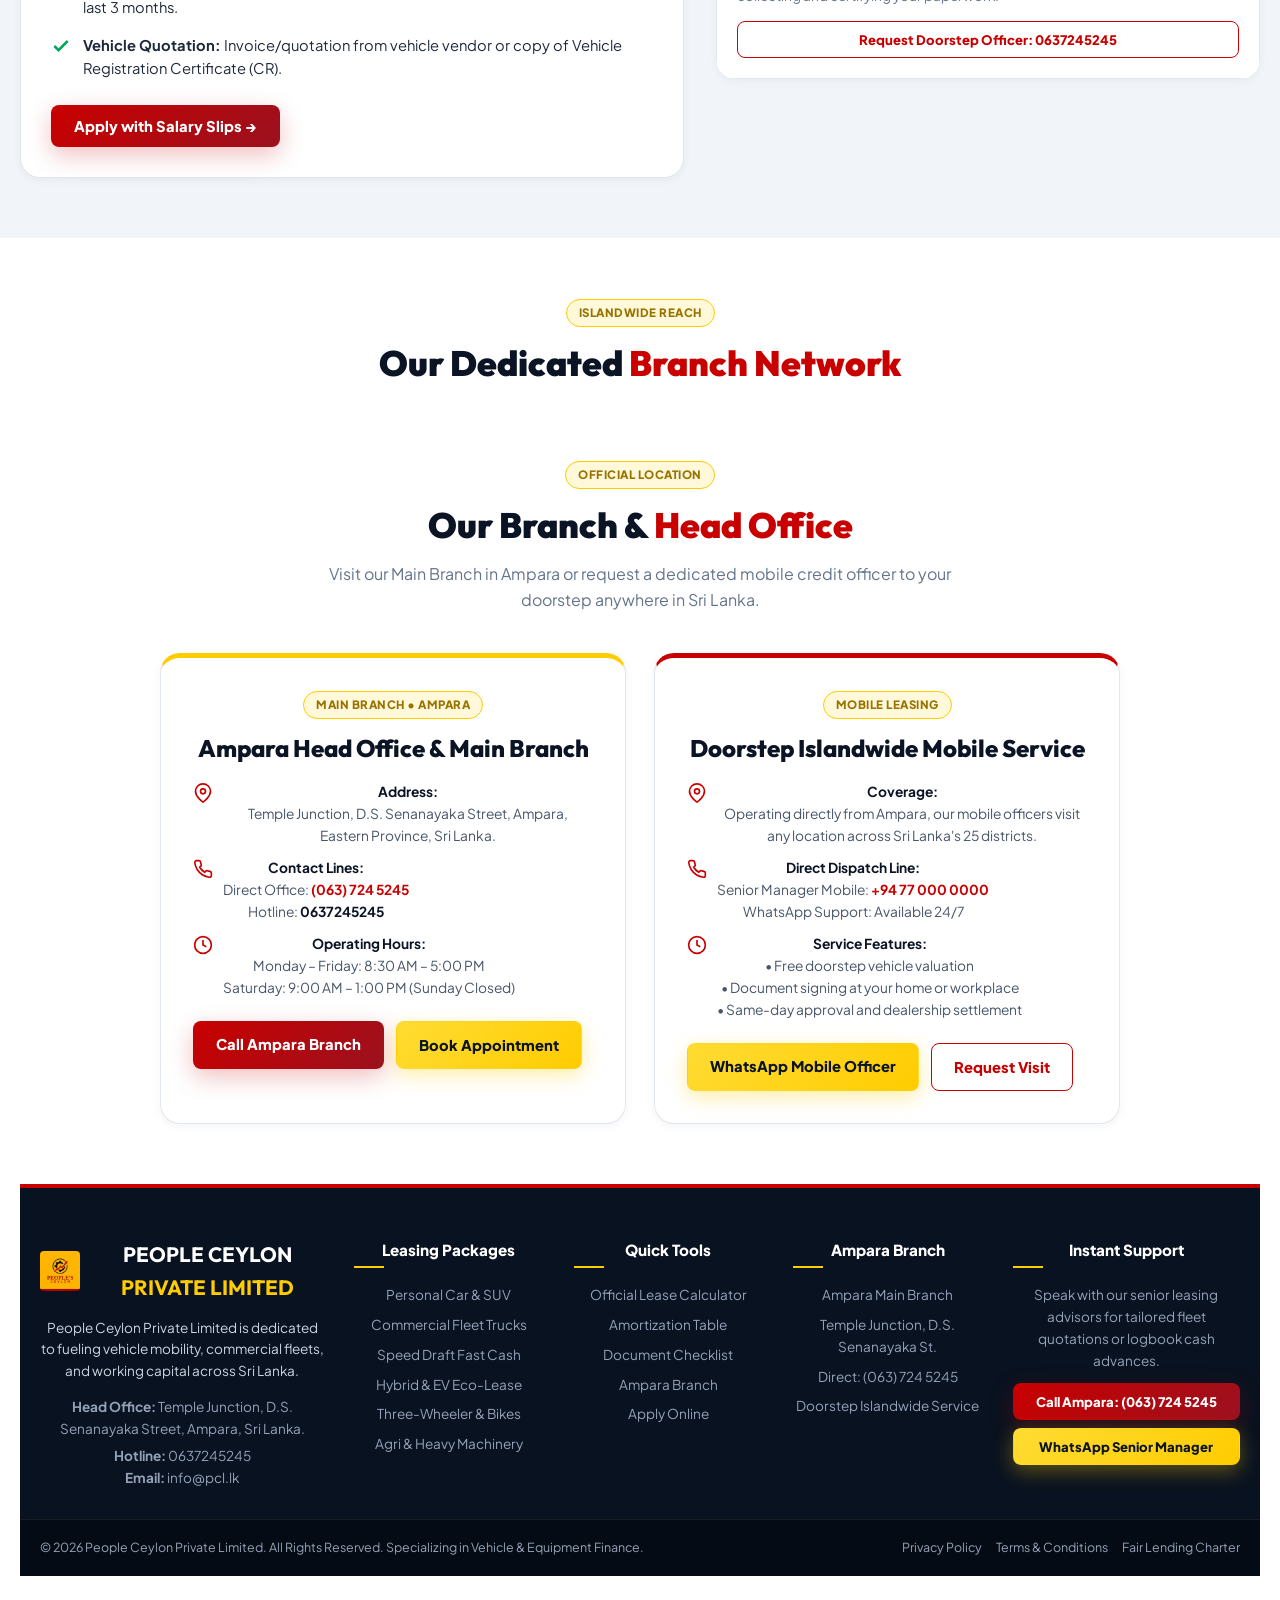
<file: eligibility.html>
<!DOCTYPE html>
<html lang="en">
<head>
  <meta charset="UTF-8">
  <meta name="viewport" content="width=device-width, initial-scale=1.0">
  <title>Leasing Eligibility &amp; Document Checklist | People Ceylon Private Limited</title>
  <meta name="description" content="Check your vehicle lease eligibility, required documents for salaried and business applicants, and visit People Ceylon Private Limited Main Branch in Ampara with islandwide doorstep service.">

  <!-- Google Fonts -->
  <link rel="preconnect" href="https://fonts.googleapis.com">
  <link rel="preconnect" href="https://fonts.gstatic.com" crossorigin>
  <link href="https://fonts.googleapis.com/css2?family=Outfit:wght@300;400;500;600;700;800;900&family=Plus+Jakarta+Sans:wght@300;400;500;600;700;800&family=Roboto:wght@300;400;500;700&display=swap" rel="stylesheet">
  
  <link rel="stylesheet" href="styles.css">
  <link rel="icon" href="assets/images/peoples_ceylon_logo.jpg">
  <style>
    .eligibility-tab-nav {
      display: flex;
      gap: 12px;
      overflow-x: auto;
      padding-bottom: 8px;
      border-bottom: 2px solid var(--border-subtle);
      margin-bottom: 28px;
    }
    .eligibility-tab-btn {
      padding: 12px 20px;
      background: #fff;
      border: 1px solid var(--border-subtle);
      border-radius: var(--radius-md);
      font-weight: 700;
      color: var(--pc-navy);
      cursor: pointer;
      white-space: nowrap;
      transition: var(--transition);
      display: flex;
      align-items: center;
      gap: 8px;
    }
    .eligibility-tab-btn.active, .eligibility-tab-btn:hover {
      background: var(--pc-red);
      color: #fff;
      border-color: var(--pc-red);
    }
    .checklist-card {
      background: #fff;
      border: 1px solid var(--border-subtle);
      border-radius: var(--radius-lg);
      padding: 30px;
      box-shadow: var(--shadow-sm);
    }
    .step-timeline {
      display: grid;
      grid-template-columns: repeat(auto-fit, minmax(240px, 1fr));
      gap: 20px;
      margin: 36px 0;
    }
    .step-box {
      background: #fff;
      border: 1px solid var(--border-subtle);
      border-radius: var(--radius-lg);
      padding: 24px;
      position: relative;
      box-shadow: var(--shadow-sm);
      border-top: 4px solid var(--pc-gold);
    }
    .step-num {
      width: 38px;
      height: 38px;
      border-radius: 50%;
      background: var(--pc-red);
      color: #fff;
      font-weight: 800;
      display: flex;
      align-items: center;
      justify-content: center;
      margin-bottom: 14px;
    }
    .check-item {
      display: flex;
      gap: 12px;
      margin-bottom: 14px;
      font-size: 0.92rem;
      align-items: flex-start;
    }
    .check-item svg {
      flex-shrink: 0;
      color: var(--pc-green);
      margin-top: 2px;
    }
  </style>
</head>
<body>

  <!-- Top Utility Bar -->
  <aside class="top-utility-bar">
    <div class="container top-utility-container">
      <div class="top-motto">
        <svg viewBox="0 0 24 24" width="16" height="16" fill="currentColor"><path d="M12 2L15.09 8.26L22 9.27L17 14.14L18.18 21.02L12 17.77L5.82 21.02L7 14.14L2 9.27L8.91 8.26L12 2Z"/></svg>
        <span>PEOPLE CEYLON PRIVATE LIMITED &bull; SRI LANKA</span>
      </div>

      <div class="top-right-info">
        <span>Official Vehicle &amp; Equipment Finance &bull; Ampara Branch</span>
      </div>
    </div>
  </aside>

  <!-- Main Bank Navbar -->
  <header class="main-navbar">
    <div class="container navbar-container">
      <a href="index.html" class="navbar-brand">
        <img src="assets/images/peoples_ceylon_logo.jpg" alt="People Ceylon Logo" class="brand-logo-img">
        <div class="brand-tagline-wrap">
          <span class="brand-name">PEOPLE CEYLON</span>
          <span class="brand-subtext">PRIVATE LIMITED</span>
        </div>
      </a>

      <!-- Desktop Nav -->
      <nav class="navbar-nav" id="navbarMenu">
        <li><a href="index.html" class="nav-link">Home</a></li>
        <li><a href="calculator.html" class="nav-link">Lease Calculator</a></li>
        <li><a href="packages.html" class="nav-link">Leasing Packages</a></li>
        <li><a href="eligibility.html" class="nav-link active">Eligibility &amp; Documents</a></li>
        <li><a href="#branches" class="nav-link">Branch</a></li>
        <li><a href="index.html#contact" class="nav-link">Contact Us</a></li>
      </nav>

      <!-- Header CTAs -->
      <div class="header-ctas">
        <a href="calculator.html" class="btn btn-outline-red btn-sm">Calculate Quote</a>
        <button class="btn btn-primary btn-sm" onclick="openApplyModal('Direct Lease Pre-Approval')">Apply Now</button>
      </div>

      <button class="mobile-toggle-btn" id="mobileMenuToggle" aria-label="Toggle Navigation">&#9776;</button>
    </div>
  </header>

  <!-- Hero Header -->
  <section style="background: linear-gradient(135deg, var(--pc-navy) 0%, #162644 100%); color: #fff; padding: 48px 0; border-bottom: 3px solid var(--pc-gold);">
    <div class="container">
      <div style="font-size: 0.8rem; color: var(--pc-gold); margin-bottom: 8px;">
        <a href="index.html" style="color: #CBD5E1;">Home</a> &gt; <span>Eligibility &amp; Checklist</span>
      </div>
      <h1 style="font-family: var(--font-heading); font-size: 2.6rem; font-weight: 900; color: #fff;">
        Lease Eligibility &amp; <span>Required Documents</span>
      </h1>
      <p style="color: #CBD5E1; max-width: 720px; font-size: 1.05rem; margin-top: 8px;">
        We believe obtaining a vehicle lease should be simple, swift, and transparent. Explore our straightforward document checklists and locate your closest regional hub across Sri Lanka.
      </p>
    </div>
  </section>

  <!-- 4-Step Leasing Journey -->
  <section class="section" style="background: #fff;">
    <div class="container">
      <div class="section-header text-center">
        <span class="badge-tag badge-gold">SPEEDY 4-STEP PROCEDURE</span>
        <h2 class="section-title">How Your Vehicle Lease <span>Gets Approved</span></h2>
        <p class="section-subtitle">Experience the fastest turnaround in Sri Lanka's automotive finance sector.</p>
      </div>

      <div class="step-timeline">
        <div class="step-box">
          <div class="step-num">1</div>
          <h4 style="font-weight: 800; color: var(--pc-navy); margin-bottom: 8px;">Online / Phone Quote</h4>
          <p style="font-size: 0.86rem; color: #64748B;">Calculate your ideal rental online or call our hotline. Receive immediate in-principle pre-approval.</p>
        </div>

        <div class="step-box">
          <div class="step-num">2</div>
          <h4 style="font-weight: 800; color: var(--pc-navy); margin-bottom: 8px;">Vehicle Valuation</h4>
          <p style="font-size: 0.86rem; color: #64748B;">Our certified valuation officers inspect your vehicle at your doorstep, showroom, or dealership free of charge.</p>
        </div>

        <div class="step-box">
          <div class="step-num">3</div>
          <h4 style="font-weight: 800; color: var(--pc-navy); margin-bottom: 8px;">Documentation</h4>
          <p style="font-size: 0.86rem; color: #64748B;">Sign straightforward lease agreements. Doorstep collection available anywhere across all 25 districts.</p>
        </div>

        <div class="step-box" style="border-top-color: var(--pc-red);">
          <div class="step-num" style="background: var(--pc-gold); color: var(--pc-navy);">4</div>
          <h4 style="font-weight: 800; color: var(--pc-navy); margin-bottom: 8px;">Key Handover</h4>
          <p style="font-size: 0.86rem; color: #64748B;">Funds are disbursed directly to vehicle vendor or your account. Take possession and drive away happy.</p>
        </div>
      </div>
    </div>
  </section>

  <!-- Document Checklists Section -->
  <section class="section" style="background: var(--bg-alt);">
    <div class="container">
      <div class="section-header text-center">
        <span class="badge-tag">TRANSPARENT REQUIREMENTS</span>
        <h2 class="section-title">Required Documents <span>By Profile</span></h2>
        <p class="section-subtitle">Select your employment or enterprise type to view the exact documentation required.</p>
      </div>

      <!-- Tab Buttons -->
      <div class="eligibility-tab-nav" style="justify-content: center;">
        <button class="eligibility-tab-btn active" onclick="switchChecklist('salaried', this)">
          <span>Salaried Executives</span>
        </button>
        <button class="eligibility-tab-btn" onclick="switchChecklist('business', this)">
          <span>Business &amp; Fleet Owners</span>
        </button>
        <button class="eligibility-tab-btn" onclick="switchChecklist('professional', this)">
          <span>Self-Employed &amp; Professionals</span>
        </button>
        <button class="eligibility-tab-btn" onclick="switchChecklist('remittance', this)">
          <span>Expatriates &amp; Foreign Earners</span>
        </button>
      </div>

      <!-- Tab Contents Grid -->
      <div style="display: grid; grid-template-columns: 1.1fr 0.9fr; gap: 32px; align-items: flex-start;">
        
        <!-- Checklist Detail Card -->
        <div class="checklist-card" id="checklistContent">
          <div id="check-salaried">
            <h3 style="color: var(--pc-navy); font-weight: 800; margin-bottom: 12px; font-family: var(--font-heading);">
              Documents For Salaried Individuals
            </h3>
            <p style="font-size: 0.88rem; color: #64748B; margin-bottom: 20px;">
              Permanent employees of government entities, public listed corporations, private limited firms, or recognized SMEs.
            </p>

            <div class="check-item">
              <svg viewBox="0 0 24 24" width="20" height="20" fill="none" stroke="currentColor" stroke-width="3"><polyline points="20 6 9 17 4 12"/></svg>
              <div><strong>Identification:</strong> Copy of National Identity Card (NIC) or valid Sri Lankan Driving License / Passport.</div>
            </div>

            <div class="check-item">
              <svg viewBox="0 0 24 24" width="20" height="20" fill="none" stroke="currentColor" stroke-width="3"><polyline points="20 6 9 17 4 12"/></svg>
              <div><strong>Income Proof:</strong> Latest 3 months salary slips certified by employer or HR department.</div>
            </div>

            <div class="check-item">
              <svg viewBox="0 0 24 24" width="20" height="20" fill="none" stroke="currentColor" stroke-width="3"><polyline points="20 6 9 17 4 12"/></svg>
              <div><strong>Bank Statements:</strong> Last 3 to 6 months bank statement showing regular salary credits.</div>
            </div>

            <div class="check-item">
              <svg viewBox="0 0 24 24" width="20" height="20" fill="none" stroke="currentColor" stroke-width="3"><polyline points="20 6 9 17 4 12"/></svg>
              <div><strong>Address Verification:</strong> Recent utility bill (electricity, water, or landline phone) within last 3 months.</div>
            </div>

            <div class="check-item">
              <svg viewBox="0 0 24 24" width="20" height="20" fill="none" stroke="currentColor" stroke-width="3"><polyline points="20 6 9 17 4 12"/></svg>
              <div><strong>Vehicle Quotation:</strong> Invoice/quotation from vehicle vendor or copy of Vehicle Registration Certificate (CR).</div>
            </div>

            <div style="margin-top: 24px;">
              <button class="btn btn-primary" onclick="openApplyModal('Salaried Individual Lease')">Apply with Salary Slips &rarr;</button>
            </div>
          </div>

          <div id="check-business" style="display: none;">
            <h3 style="color: var(--pc-navy); font-weight: 800; margin-bottom: 12px; font-family: var(--font-heading);">
              Documents For Business Owners &amp; Companies
            </h3>
            <p style="font-size: 0.88rem; color: #64748B; margin-bottom: 20px;">
              Sole proprietors, partnerships, and Private Limited companies expanding fleet operations or acquiring executive transport.
            </p>

            <div class="check-item">
              <svg viewBox="0 0 24 24" width="20" height="20" fill="none" stroke="currentColor" stroke-width="3"><polyline points="20 6 9 17 4 12"/></svg>
              <div><strong>Business Registration:</strong> Valid Certificate of Business Registration (BR) or Form 1 / 20 for Limited liability companies.</div>
            </div>

            <div class="check-item">
              <svg viewBox="0 0 24 24" width="20" height="20" fill="none" stroke="currentColor" stroke-width="3"><polyline points="20 6 9 17 4 12"/></svg>
              <div><strong>Bank Statements:</strong> 6 to 12 months commercial company bank statements showing enterprise cash flow.</div>
            </div>

            <div class="check-item">
              <svg viewBox="0 0 24 24" width="20" height="20" fill="none" stroke="currentColor" stroke-width="3"><polyline points="20 6 9 17 4 12"/></svg>
              <div><strong>Directors' / Proprietors' NIC:</strong> Copies of National Identity Cards of all active partners or directors.</div>
            </div>

            <div class="check-item">
              <svg viewBox="0 0 24 24" width="20" height="20" fill="none" stroke="currentColor" stroke-width="3"><polyline points="20 6 9 17 4 12"/></svg>
              <div><strong>Financial Records:</strong> Audited or management accounts for the past 1 to 2 financial years (for large fleet requests).</div>
            </div>

            <div style="margin-top: 24px;">
              <button class="btn btn-gold" onclick="openApplyModal('Commercial Enterprise Facility')">Inquire Commercial Facility &rarr;</button>
            </div>
          </div>

          <div id="check-professional" style="display: none;">
            <h3 style="color: var(--pc-navy); font-weight: 800; margin-bottom: 12px; font-family: var(--font-heading);">
              Documents For Self-Employed &amp; Professionals
            </h3>
            <p style="font-size: 0.88rem; color: #64748B; margin-bottom: 20px;">
              Doctors, Chartered Accountants, Attorneys-at-Law, IT Freelancers, Architects, and Engineers.
            </p>

            <div class="check-item">
              <svg viewBox="0 0 24 24" width="20" height="20" fill="none" stroke="currentColor" stroke-width="3"><polyline points="20 6 9 17 4 12"/></svg>
              <div><strong>Professional Proof:</strong> Membership certificate of SLMC, Bar Association, CA Sri Lanka, or relevant institute.</div>
            </div>

            <div class="check-item">
              <svg viewBox="0 0 24 24" width="20" height="20" fill="none" stroke="currentColor" stroke-width="3"><polyline points="20 6 9 17 4 12"/></svg>
              <div><strong>Income Track Record:</strong> 6 months bank statements demonstrating client payments or professional billings.</div>
            </div>

            <div class="check-item">
              <svg viewBox="0 0 24 24" width="20" height="20" fill="none" stroke="currentColor" stroke-width="3"><polyline points="20 6 9 17 4 12"/></svg>
              <div><strong>Identification:</strong> NIC and residential address utility billing.</div>
            </div>

            <div style="margin-top: 24px;">
              <button class="btn btn-primary" onclick="openApplyModal('Professional Category Lease')">Submit Professional Application &rarr;</button>
            </div>
          </div>

          <div id="check-remittance" style="display: none;">
            <h3 style="color: var(--pc-navy); font-weight: 800; margin-bottom: 12px; font-family: var(--font-heading);">
              Documents For Sri Lankan Expatriates
            </h3>
            <p style="font-size: 0.88rem; color: #64748B; margin-bottom: 20px;">
              Non-resident Sri Lankans working in Middle East, Europe, Australia, or Asia sending remittances home.
            </p>

            <div class="check-item">
              <svg viewBox="0 0 24 24" width="20" height="20" fill="none" stroke="currentColor" stroke-width="3"><polyline points="20 6 9 17 4 12"/></svg>
              <div><strong>Passport &amp; Visa:</strong> Valid passport copy, employment visa, and overseas employment contract.</div>
            </div>

            <div class="check-item">
              <svg viewBox="0 0 24 24" width="20" height="20" fill="none" stroke="currentColor" stroke-width="3"><polyline points="20 6 9 17 4 12"/></svg>
              <div><strong>Remittance Evidence:</strong> 6 months official inward remittance slips or bank statement showing regular foreign inflow.</div>
            </div>

            <div class="check-item">
              <svg viewBox="0 0 24 24" width="20" height="20" fill="none" stroke="currentColor" stroke-width="3"><polyline points="20 6 9 17 4 12"/></svg>
              <div><strong>Local Co-Borrower:</strong> NIC of resident spouse, parent, or designated power of attorney holder in Sri Lanka.</div>
            </div>

            <div style="margin-top: 24px;">
              <button class="btn btn-gold" onclick="openApplyModal('Expat Remittance Lease')">Apply Expat Lease &rarr;</button>
            </div>
          </div>
        </div>

        <!-- Consultation & Handover Visual Side Card -->
        <div>
          <div style="border-radius: var(--radius-lg); overflow: hidden; box-shadow: var(--shadow-sm); margin-bottom: 20px;">
            <img src="assets/images/consultation.jpg" alt="Leasing Consultation with People Ceylon Private Limited Officer" style="width: 100%; height: 260px; object-fit: cover;">
            <div style="background: #fff; padding: 20px; border: 1px solid var(--border-subtle); border-top: none;">
              <h4 style="font-weight: 800; color: var(--pc-navy); margin-bottom: 6px;">Need Assistance With Documents?</h4>
              <p style="font-size: 0.85rem; color: #64748B; margin-bottom: 14px;">
                Our Relationship Managers will visit your residence or workplace to assist in collecting and certifying your paperwork.
              </p>
              <a href="tel:0637245245" class="btn btn-outline-red btn-sm btn-block">Request Doorstep Officer: 0637245245</a>
            </div>
          </div>
        </div>

      </div>

    </div>
  </section>

  <!-- Islandwide Branch Network -->
  <section class="section" id="branches" style="background: #fff;">
    <div class="container">
      <div class="section-header text-center">
        <span class="badge-tag badge-gold">ISLANDWIDE REACH</span>
        <h2 class="section-title">Our Dedicated <span>Branch Network</span></h2>
  <!-- Islandwide Branch Network -->
  <section class="section" id="branches" style="background: #fff;">
    <div class="container">
      <div class="section-header text-center">
        <span class="badge-tag badge-gold">OFFICIAL LOCATION</span>
        <h2 class="section-title">Our Branch &amp; <span>Head Office</span></h2>
        <p class="section-subtitle">Visit our Main Branch in Ampara or request a dedicated mobile credit officer to your doorstep anywhere in Sri Lanka.</p>
      </div>

      <div style="display: grid; grid-template-columns: repeat(auto-fit, minmax(360px, 1fr)); gap: 28px; max-width: 960px; margin: 0 auto;">
        
        <!-- Ampara Head Office & Main Branch -->
        <div class="branch-card" style="border-top: 5px solid var(--pc-gold); padding: 32px;">
          <span class="badge-tag badge-gold" style="margin-bottom: 10px;">MAIN BRANCH &bull; AMPARA</span>
          <h3 class="branch-name" style="font-size: 1.5rem;">Ampara Head Office &amp; Main Branch</h3>
          
          <div class="branch-detail-row" style="margin-top: 14px;">
            <svg viewBox="0 0 24 24" width="20" height="20" fill="none" stroke="currentColor" stroke-width="2"><path d="M21 10c0 7-9 13-9 13s-9-6-9-13a9 9 0 0 1 18 0z"/><circle cx="12" cy="10" r="3"/></svg>
            <div>
              <strong style="color: var(--pc-navy);">Address:</strong><br>
              Temple Junction, D.S. Senanayaka Street, Ampara, Eastern Province, Sri Lanka.
            </div>
          </div>

          <div class="branch-detail-row" style="margin-top: 10px;">
            <svg viewBox="0 0 24 24" width="20" height="20" fill="none" stroke="currentColor" stroke-width="2"><path d="M22 16.92v3a2 2 0 0 1-2.18 2 19.79 19.79 0 0 1-8.63-3.07 19.5 19.5 0 0 1-6-6 19.79 19.79 0 0 1-3.07-8.67A2 2 0 0 1 4.11 2h3a2 2 0 0 1 2 1.72 12.84 12.84 0 0 0 .7 2.81 2 2 0 0 1-.45 2.11L8.09 9.91a16 16 0 0 0 6 6l1.27-1.27a2 2 0 0 1 2.11-.45 12.84 12.84 0 0 0 2.81.7A2 2 0 0 1 22 16.92z"/></svg>
            <div>
              <strong style="color: var(--pc-navy);">Contact Lines:</strong><br>
              Direct Office: <a href="tel:+94637245245" style="color: var(--pc-red); font-weight: bold;">(063) 724 5245</a><br>
              Hotline: <a href="tel:0637245245" style="color: var(--pc-navy); font-weight: bold;">0637245245</a>
            </div>
          </div>

          <div class="branch-detail-row" style="margin-top: 10px;">
            <svg viewBox="0 0 24 24" width="20" height="20" fill="none" stroke="currentColor" stroke-width="2"><circle cx="12" cy="12" r="10"/><polyline points="12 6 12 12 16 14"/></svg>
            <div>
              <strong style="color: var(--pc-navy);">Operating Hours:</strong><br>
              Monday &ndash; Friday: 8:30 AM &ndash; 5:00 PM<br>
              Saturday: 9:00 AM &ndash; 1:00 PM (Sunday Closed)
            </div>
          </div>

          <div style="margin-top: 22px; display: flex; gap: 12px; flex-wrap: wrap;">
            <a href="tel:+94632224500" class="btn btn-primary">Call Ampara Branch</a>
            <button class="btn btn-gold" onclick="openApplyModal('Ampara Branch Visit')">Book Appointment</button>
          </div>
        </div>

        <!-- Doorstep Mobile Leasing Service -->
        <div class="branch-card" style="border-top: 5px solid var(--pc-red); padding: 32px;">
          <span class="badge-tag badge-gold" style="margin-bottom: 10px;">MOBILE LEASING</span>
          <h3 class="branch-name" style="font-size: 1.5rem;">Doorstep Islandwide Mobile Service</h3>
          
          <div class="branch-detail-row" style="margin-top: 14px;">
            <svg viewBox="0 0 24 24" width="20" height="20" fill="none" stroke="currentColor" stroke-width="2"><path d="M21 10c0 7-9 13-9 13s-9-6-9-13a9 9 0 0 1 18 0z"/><circle cx="12" cy="10" r="3"/></svg>
            <div>
              <strong style="color: var(--pc-navy);">Coverage:</strong><br>
              Operating directly from Ampara, our mobile officers visit any location across Sri Lanka's 25 districts.
            </div>
          </div>

          <div class="branch-detail-row" style="margin-top: 10px;">
            <svg viewBox="0 0 24 24" width="20" height="20" fill="none" stroke="currentColor" stroke-width="2"><path d="M22 16.92v3a2 2 0 0 1-2.18 2 19.79 19.79 0 0 1-8.63-3.07 19.5 19.5 0 0 1-6-6 19.79 19.79 0 0 1-3.07-8.67A2 2 0 0 1 4.11 2h3a2 2 0 0 1 2 1.72 12.84 12.84 0 0 0 .7 2.81 2 2 0 0 1-.45 2.11L8.09 9.91a16 16 0 0 0 6 6l1.27-1.27a2 2 0 0 1 2.11-.45 12.84 12.84 0 0 0 2.81.7A2 2 0 0 1 22 16.92z"/></svg>
            <div>
              <strong style="color: var(--pc-navy);">Direct Dispatch Line:</strong><br>
              Senior Manager Mobile: <a href="tel:+94770000000" style="color: var(--pc-red); font-weight: bold;">+94 77 000 0000</a><br>
              WhatsApp Support: Available 24/7
            </div>
          </div>

          <div class="branch-detail-row" style="margin-top: 10px;">
            <svg viewBox="0 0 24 24" width="20" height="20" fill="none" stroke="currentColor" stroke-width="2"><circle cx="12" cy="12" r="10"/><polyline points="12 6 12 12 16 14"/></svg>
            <div>
              <strong style="color: var(--pc-navy);">Service Features:</strong><br>
              &bull; Free doorstep vehicle valuation<br>
              &bull; Document signing at your home or workplace<br>
              &bull; Same-day approval and dealership settlement
            </div>
          </div>

          <div style="margin-top: 22px; display: flex; gap: 12px; flex-wrap: wrap;">
            <a href="https://wa.me/94770000000" target="_blank" class="btn btn-gold">WhatsApp Mobile Officer</a>
            <button class="btn btn-outline-red" onclick="openApplyModal('Doorstep Mobile Officer Visit')">Request Visit</button>
          </div>
        </div>

      </div>

    </div>
  </section>

  <!-- Main Bank Footer -->
  <footer class="bank-footer" id="contact">
    <div class="footer-top">
      <div class="container">
        <div class="footer-grid">
          <div class="footer-brand">
            <div style="display: flex; align-items: center; gap: 10px; margin-bottom: 12px;">
              <img src="assets/images/peoples_ceylon_logo.jpg" alt="People Ceylon Logo" style="height: 40px; width: 40px; border-radius: 4px;">
              <h3 style="margin: 0;">PEOPLE CEYLON <span>PRIVATE LIMITED</span></h3>
            </div>
            <p style="color: #CBD5E1; margin-bottom: 14px;">People Ceylon Private Limited is dedicated to fueling vehicle mobility, commercial fleets, and working capital across Sri Lanka.</p>
            <p><strong>Head Office:</strong> Temple Junction, D.S. Senanayaka Street, Ampara, Sri Lanka.</p>
            <p style="margin-top: 6px;"><strong>Hotline:</strong> 0637245245</p>
            <p><strong>Email:</strong> info@pcl.lk</p>
          </div>

          <div>
            <h4 class="footer-col-title">Leasing Packages</h4>
            <ul class="footer-links-list">
              <li><a href="packages.html#car">Personal Car &amp; SUV</a></li>
              <li><a href="packages.html#commercial">Commercial Fleet Trucks</a></li>
              <li><a href="packages.html#speed">Speed Draft Fast Cash</a></li>
              <li><a href="packages.html#hybrid">Hybrid &amp; EV Eco-Lease</a></li>
              <li><a href="packages.html#tuktuk">Three-Wheeler &amp; Bikes</a></li>
              <li><a href="packages.html#agri">Agri &amp; Heavy Machinery</a></li>
            </ul>
          </div>

          <div>
            <h4 class="footer-col-title">Quick Tools</h4>
            <ul class="footer-links-list">
              <li><a href="calculator.html">Official Lease Calculator</a></li>
              <li><a href="calculator.html#amortization">Amortization Table</a></li>
              <li><a href="eligibility.html">Document Checklist</a></li>
              <li><a href="eligibility.html#branches">Ampara Branch</a></li>
              <li><a href="javascript:void(0)" onclick="openApplyModal('Express Application')">Apply Online</a></li>
            </ul>
          </div>

          <div>
            <h4 class="footer-col-title">Ampara Branch</h4>
            <ul class="footer-links-list">
              <li><a href="#branches">Ampara Main Branch</a></li>
              <li><a href="#branches">Temple Junction, D.S. Senanayaka St.</a></li>
              <li><a href="tel:+94637245245">Direct: (063) 724 5245</a></li>
              <li><a href="#branches">Doorstep Islandwide Service</a></li>
            </ul>
          </div>

          <div>
            <h4 class="footer-col-title">Instant Support</h4>
            <p style="margin-bottom: 12px;">Speak with our senior leasing advisors for tailored fleet quotations or logbook cash advances.</p>
            <a href="tel:+94637245245" class="btn btn-primary btn-block btn-sm" style="margin-bottom: 8px;">Call Ampara: (063) 724 5245</a>
            <a href="https://wa.me/94770000000" target="_blank" class="btn btn-gold btn-block btn-sm">WhatsApp Senior Manager</a>
          </div>
        </div>
      </div>
    </div>

    <div class="footer-bottom">
      <div class="container footer-bottom-container">
        <div>&copy; 2026 People Ceylon Private Limited. All Rights Reserved. Specializing in Vehicle &amp; Equipment Finance.</div>
        <div style="display: flex; gap: 14px;">
          <a href="#">Privacy Policy</a>
          <a href="#">Terms &amp; Conditions</a>
          <a href="#">Fair Lending Charter</a>
        </div>
      </div>
    </div>
  </footer>

  <!-- Application Inquiry Modal -->
  <div class="modal-backdrop" id="applyModal" onclick="if(event.target.id==='applyModal') closeApplyModal()">
    <div class="modal-dialog">
      <div class="modal-header">
        <h3 class="modal-title">Lease Application: <span id="modalProductTitle" style="color: var(--pc-red);">Vehicle Lease</span></h3>
        <button class="modal-close" onclick="closeApplyModal()">&times;</button>
      </div>
      <div class="modal-body">
        <form onsubmit="handleApplySubmit(event)">
          <div class="form-group">
            <label>Full Name (as per NIC / Passport)</label>
            <input type="text" class="form-input" placeholder="e.g. Ruwan Samantha Perera" required>
          </div>
          <div style="display: grid; grid-template-columns: 1fr 1fr; gap: 14px;">
            <div class="form-group">
              <label>Contact Mobile Number</label>
              <input type="tel" class="form-input" placeholder="07X XXXXXXX" required>
            </div>
            <div class="form-group">
              <label>NIC Number</label>
              <input type="text" class="form-input" placeholder="e.g. 199012345678" required>
            </div>
          </div>
          <div style="display: grid; grid-template-columns: 1fr 1fr; gap: 14px;">
            <div class="form-group">
              <label>Vehicle Model / Type</label>
              <input type="text" class="form-input" placeholder="e.g. Toyota Aqua / Vezel / Elf" required>
            </div>
            <div class="form-group">
              <label>Estimated Market Value (Rs.)</label>
              <input type="text" class="form-input" placeholder="e.g. 8,500,000" required>
            </div>
          </div>
          <div class="form-group">
            <label>Branch / Service Mode</label>
            <select class="form-input">
              <option value="Ampara">Ampara Main Branch (Temple Junction)</option>
              <option value="Doorstep">Doorstep Service (Islandwide)</option>
            </select>
          </div>
          <div style="display: flex; justify-content: flex-end; gap: 10px; margin-top: 20px;">
            <button type="button" class="btn btn-outline-red" onclick="closeApplyModal()">Cancel</button>
            <button type="submit" class="btn btn-primary">Submit Pre-Approval</button>
          </div>
        </form>
      </div>
    </div>
  </div>

  <script src="app.js"></script>
  <script>
    function switchChecklist(type, btn) {
      document.querySelectorAll('.eligibility-tab-btn').forEach(b => b.classList.remove('active'));
      btn.classList.add('active');
      
      const contents = ['salaried', 'business', 'professional', 'remittance'];
      contents.forEach(c => {
        const el = document.getElementById(`check-${c}`);
        if (el) el.style.display = (c === type) ? 'block' : 'none';
      });
    }
  </script>

  <!-- Floating Quick Contact Widget (Right Side) -->
  <div class="floating-contact-widget">
    <a href="https://wa.me/94770000000?text=Hello%20People%20Ceylon%20Private%20Limited,%20I%20would%20like%20a%20leasing%20quotation." target="_blank" class="floating-contact-btn floating-btn-whatsapp" aria-label="WhatsApp Us">
      <svg viewBox="0 0 24 24" width="28" height="28" fill="currentColor"><path d="M12.04 2c-5.46 0-9.91 4.45-9.91 9.91 0 1.75.46 3.45 1.32 4.95L2.05 22l5.25-1.38c1.45.79 3.08 1.21 4.74 1.21 5.46 0 9.91-4.45 9.91-9.91 0-2.65-1.03-5.14-2.9-7.01A9.816 9.816 0 0 0 12.04 2z"/></svg>
      <span class="floating-tooltip">Chat on WhatsApp</span>
    </a>
    <a href="tel:0637245245" class="floating-contact-btn floating-btn-hotline" aria-label="Call Hotline">
      <svg viewBox="0 0 24 24" width="24" height="24" fill="none" stroke="currentColor" stroke-width="2.5"><path d="M22 16.92v3a2 2 0 0 1-2.18 2 19.79 19.79 0 0 1-8.63-3.07 19.5 19.5 0 0 1-6-6 19.79 19.79 0 0 1-3.07-8.67A2 2 0 0 1 4.11 2h3a2 2 0 0 1 2 1.72 12.84 12.84 0 0 0 .7 2.81 2 2 0 0 1-.45 2.11L8.09 9.91a16 16 0 0 0 6 6l1.27-1.27a2 2 0 0 1 2.11-.45 12.84 12.84 0 0 0 2.81.7A2 2 0 0 1 22 16.92z"/></svg>
      <span class="floating-tooltip">Call Hotline: 0637245245</span>
    </a>
  </div>
</body>
</html>
</file>
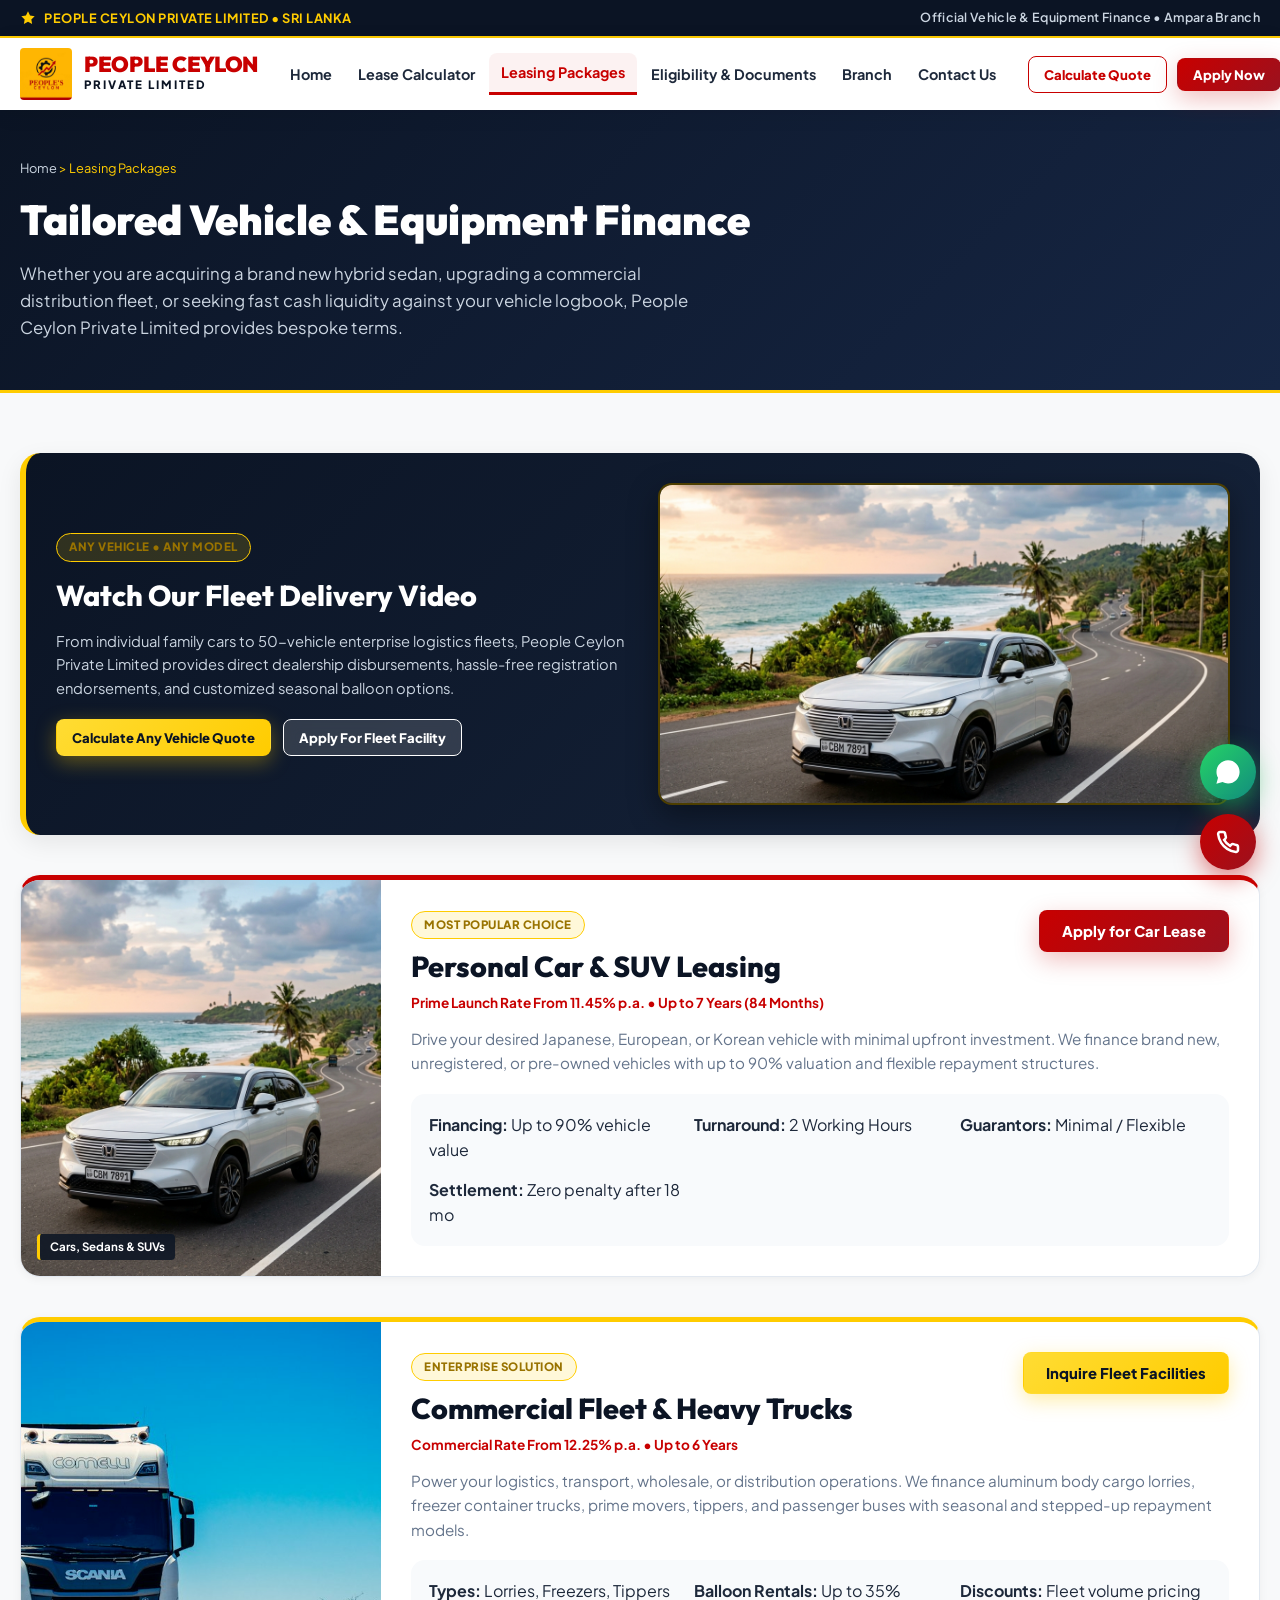
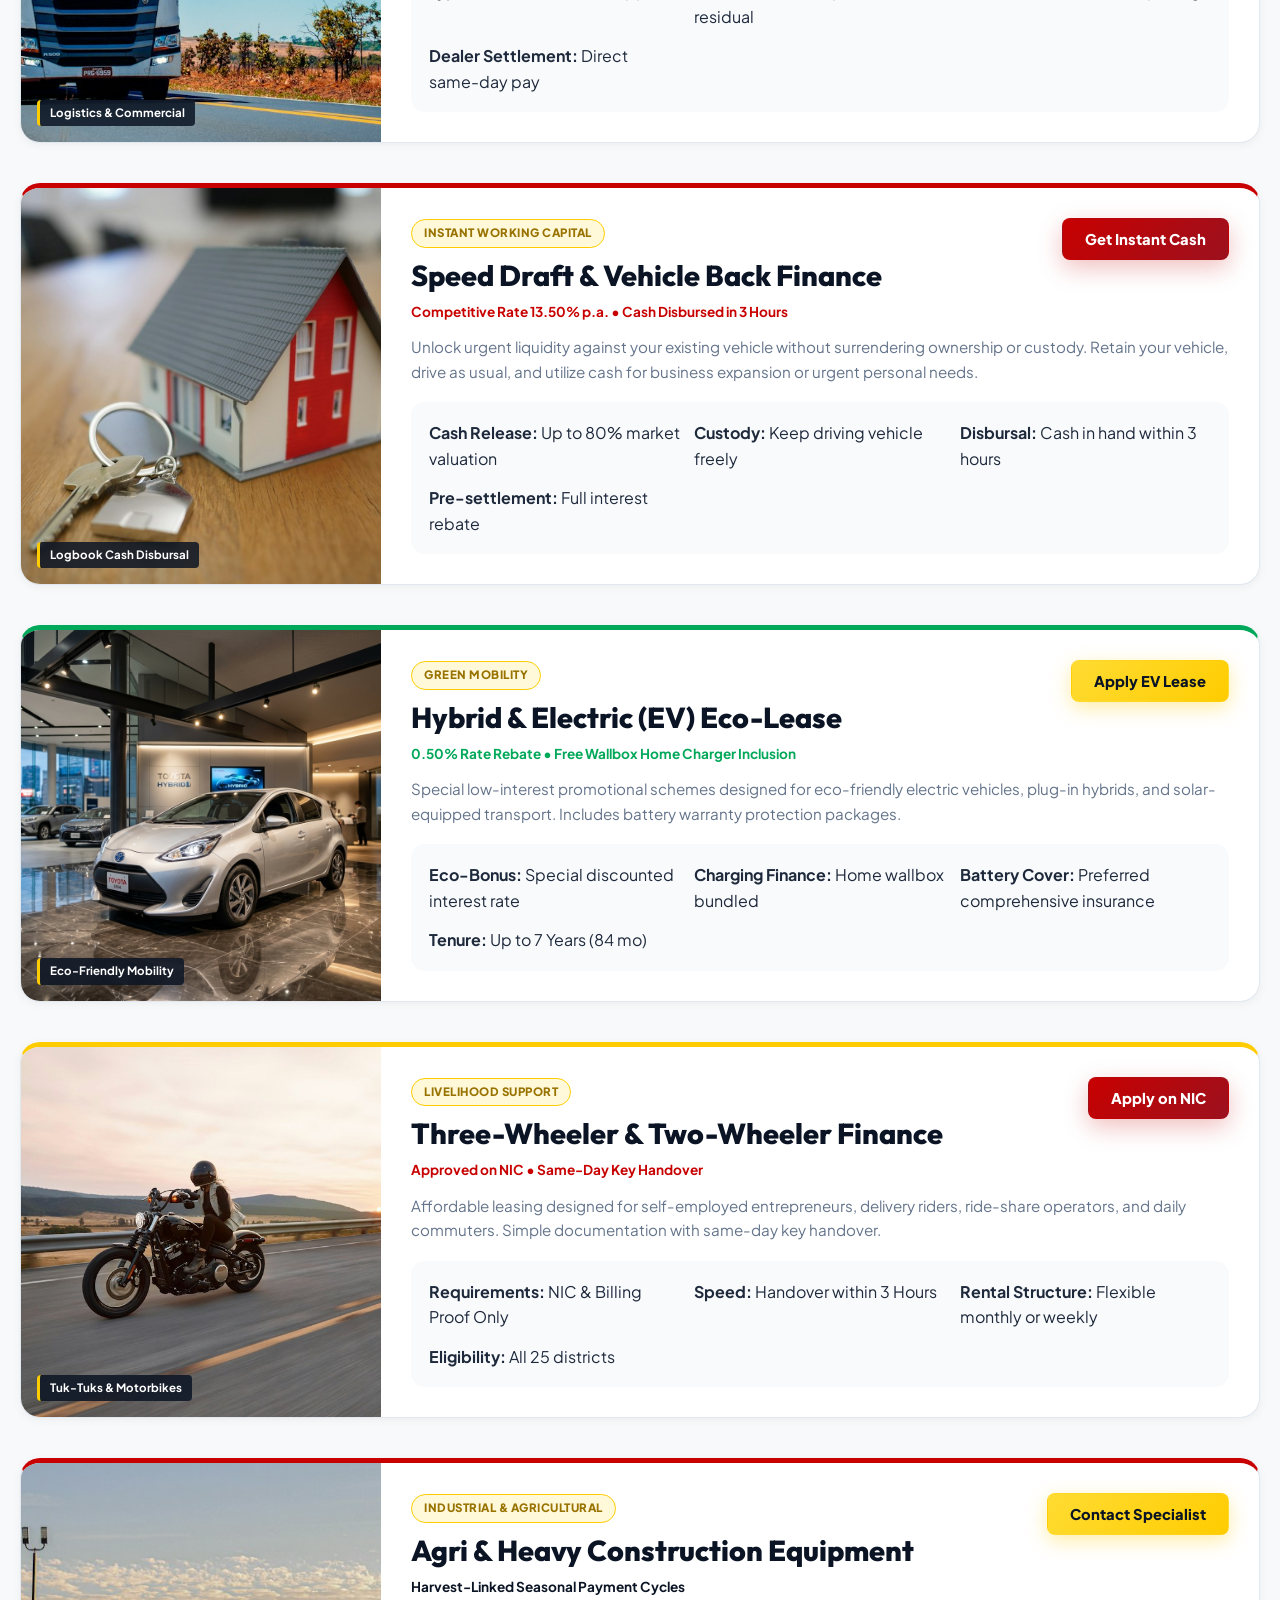
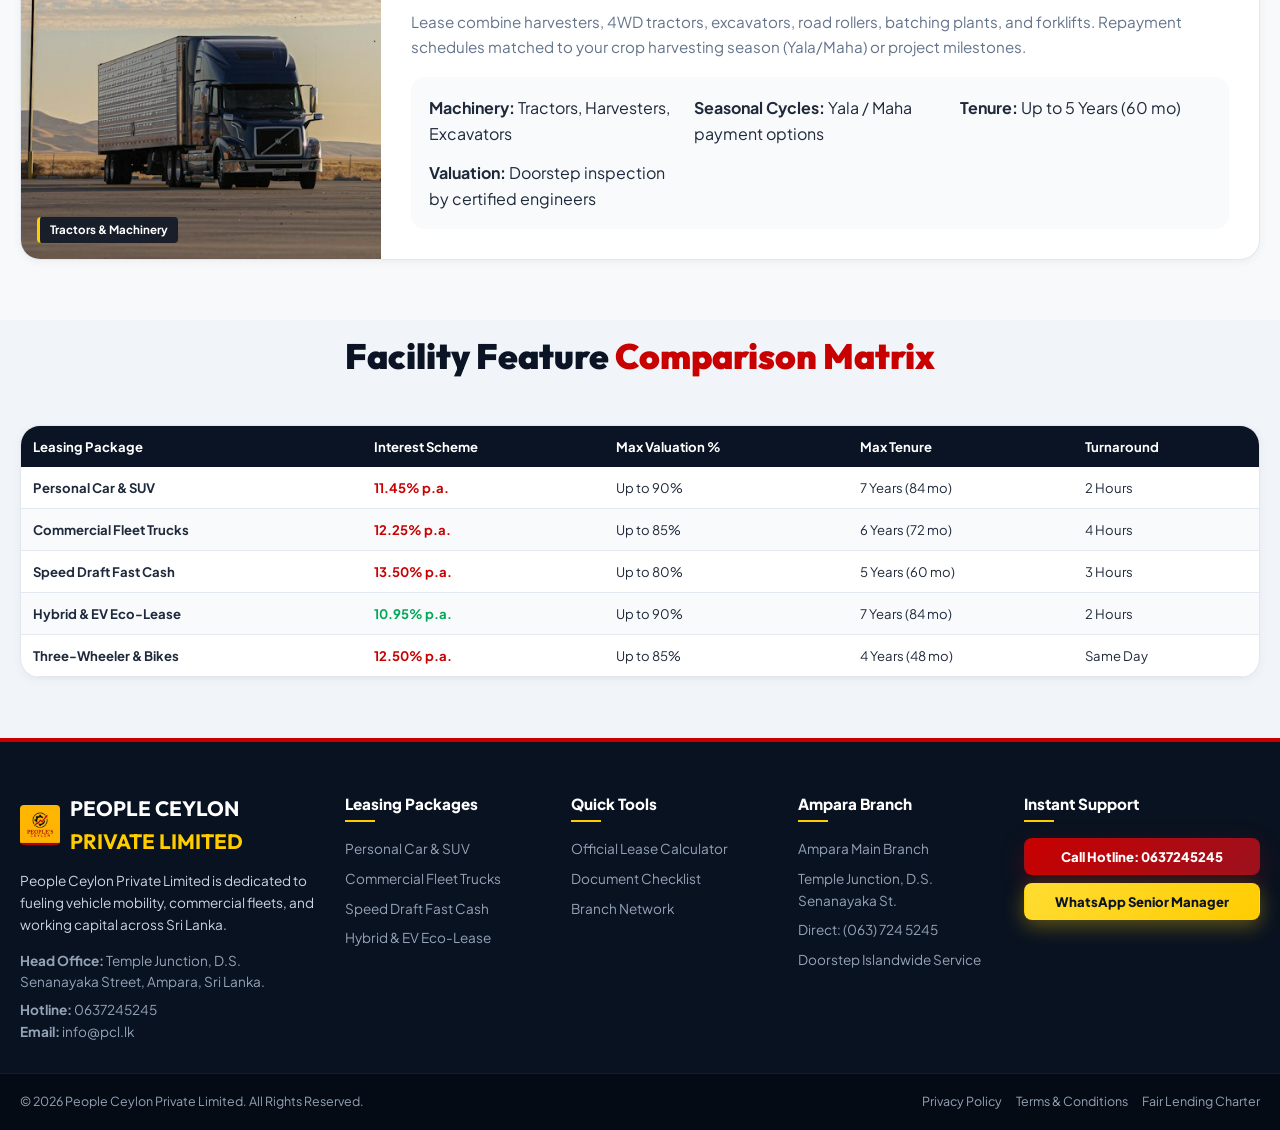
<file: loans-leasing.html>
<!DOCTYPE html>
<html lang="en">
<head>
  <meta charset="UTF-8">
  <meta http-equiv="refresh" content="0; url=packages.html">
  <title>Leasing Packages | People Ceylon Private Limited</title>
  <script>window.location.replace("packages.html");</script>
</head>
<body style="font-family: sans-serif; display: flex; align-items: center; justify-content: center; height: 100vh; margin: 0; background: #0B1424; color: #fff;">
  <div style="text-align: center;">
    <h2>People Ceylon Private Limited</h2>
    <p>Redirecting to <a href="packages.html" style="color: #FFCC00; text-decoration: none; font-weight: bold;">Leasing Packages &amp; Products</a>...</p>
  </div>
</body>
</html>
</file>
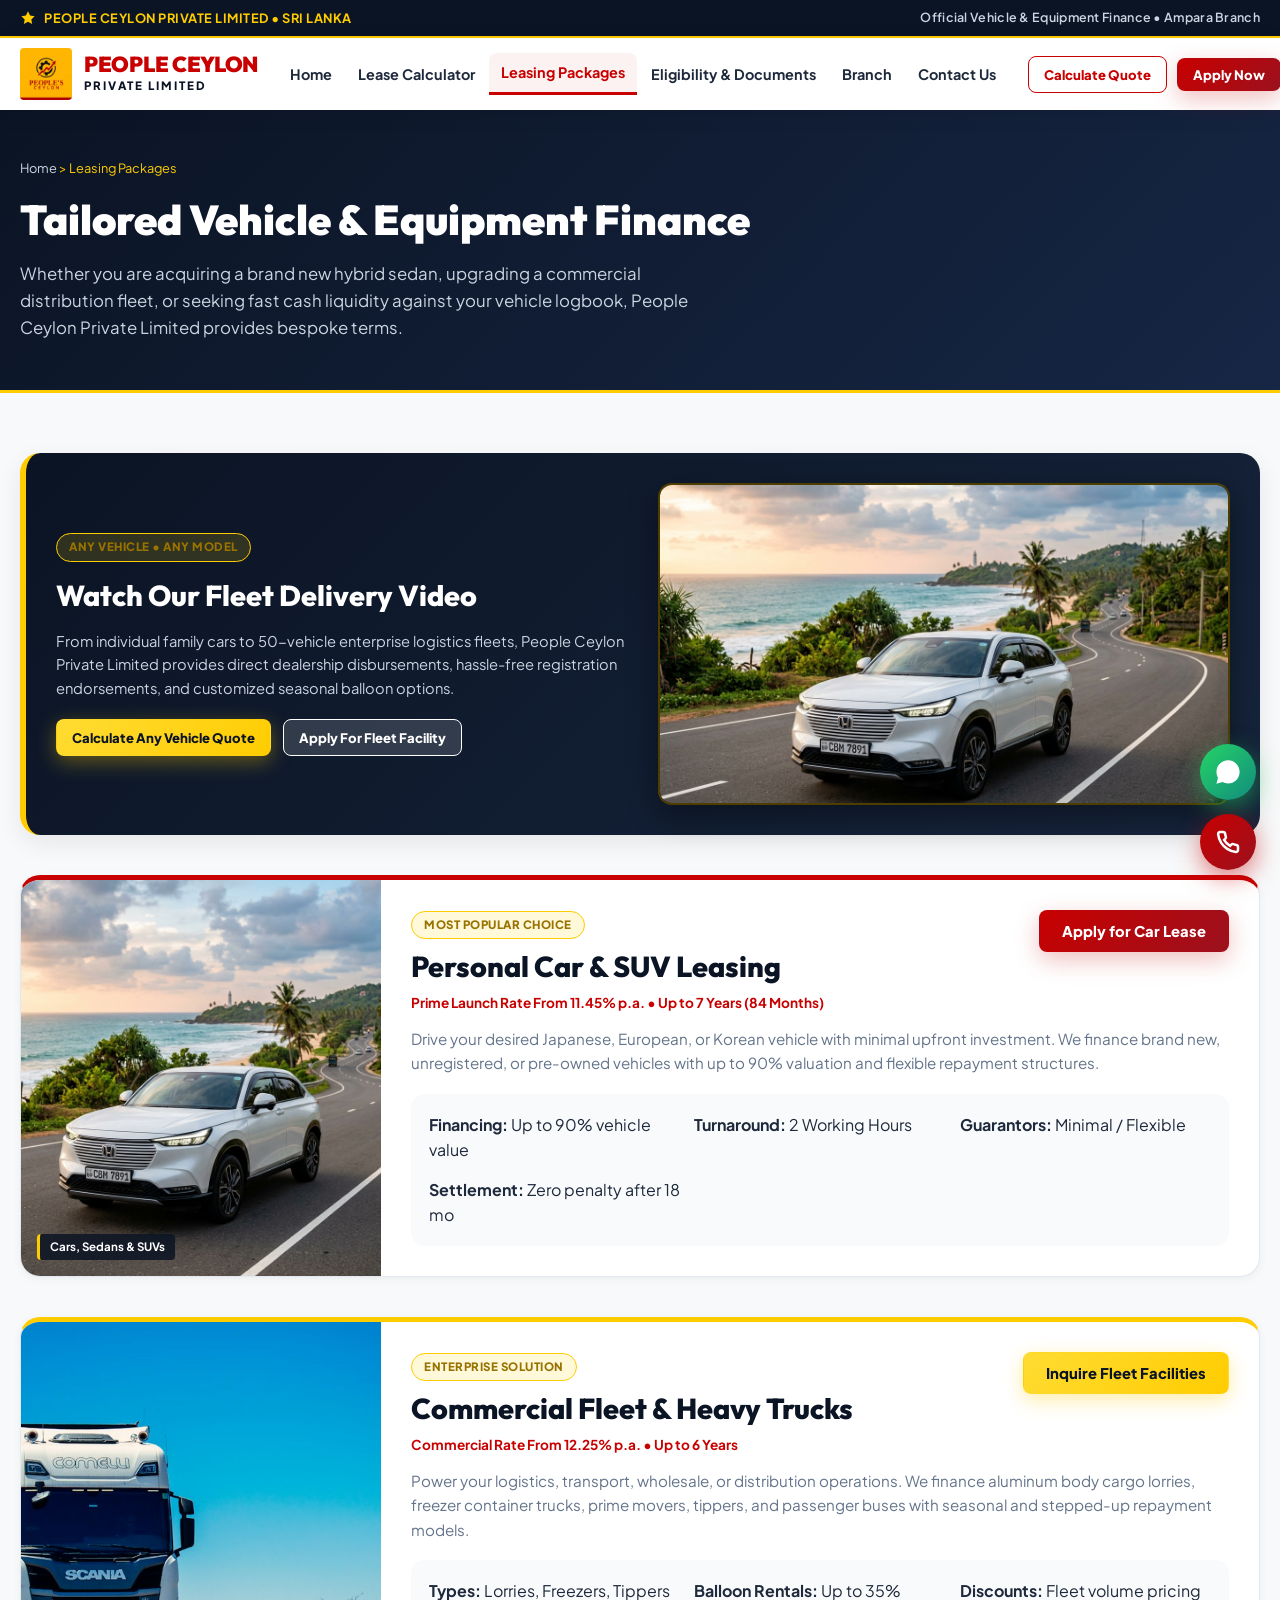
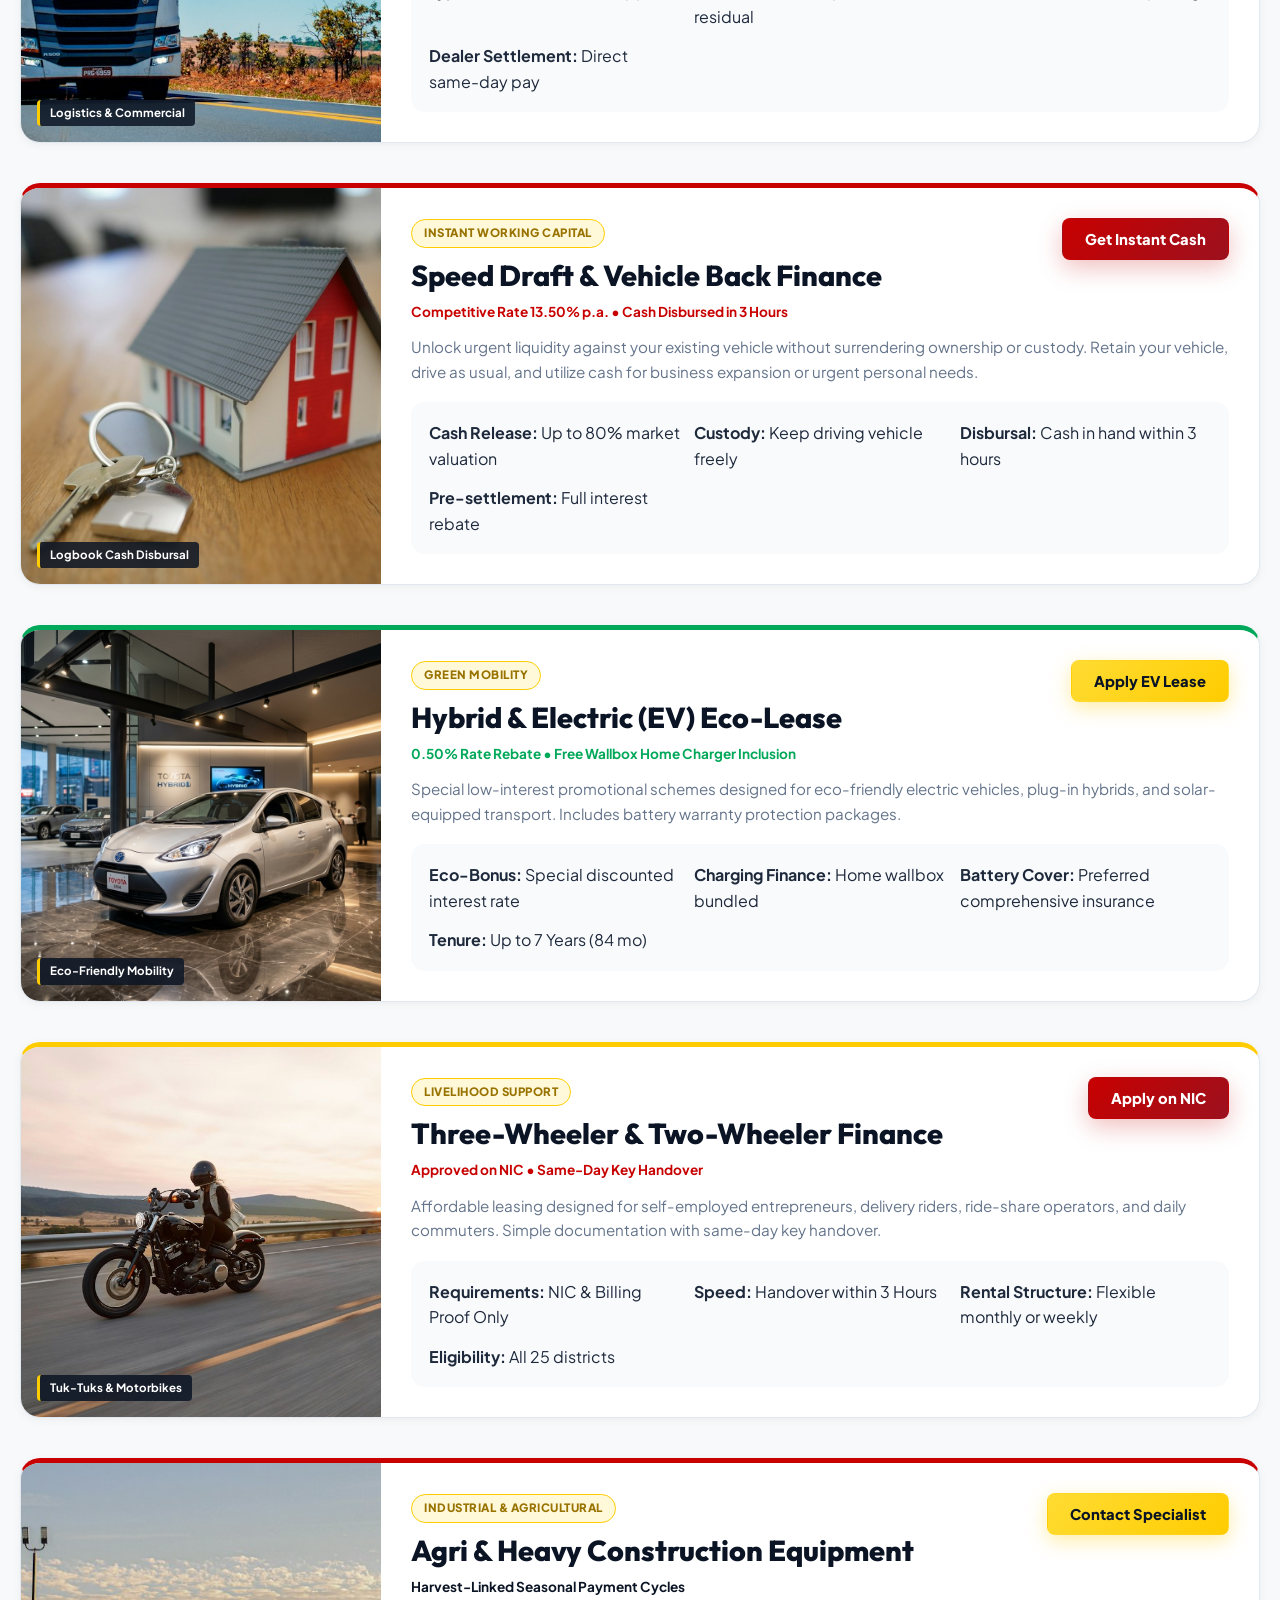
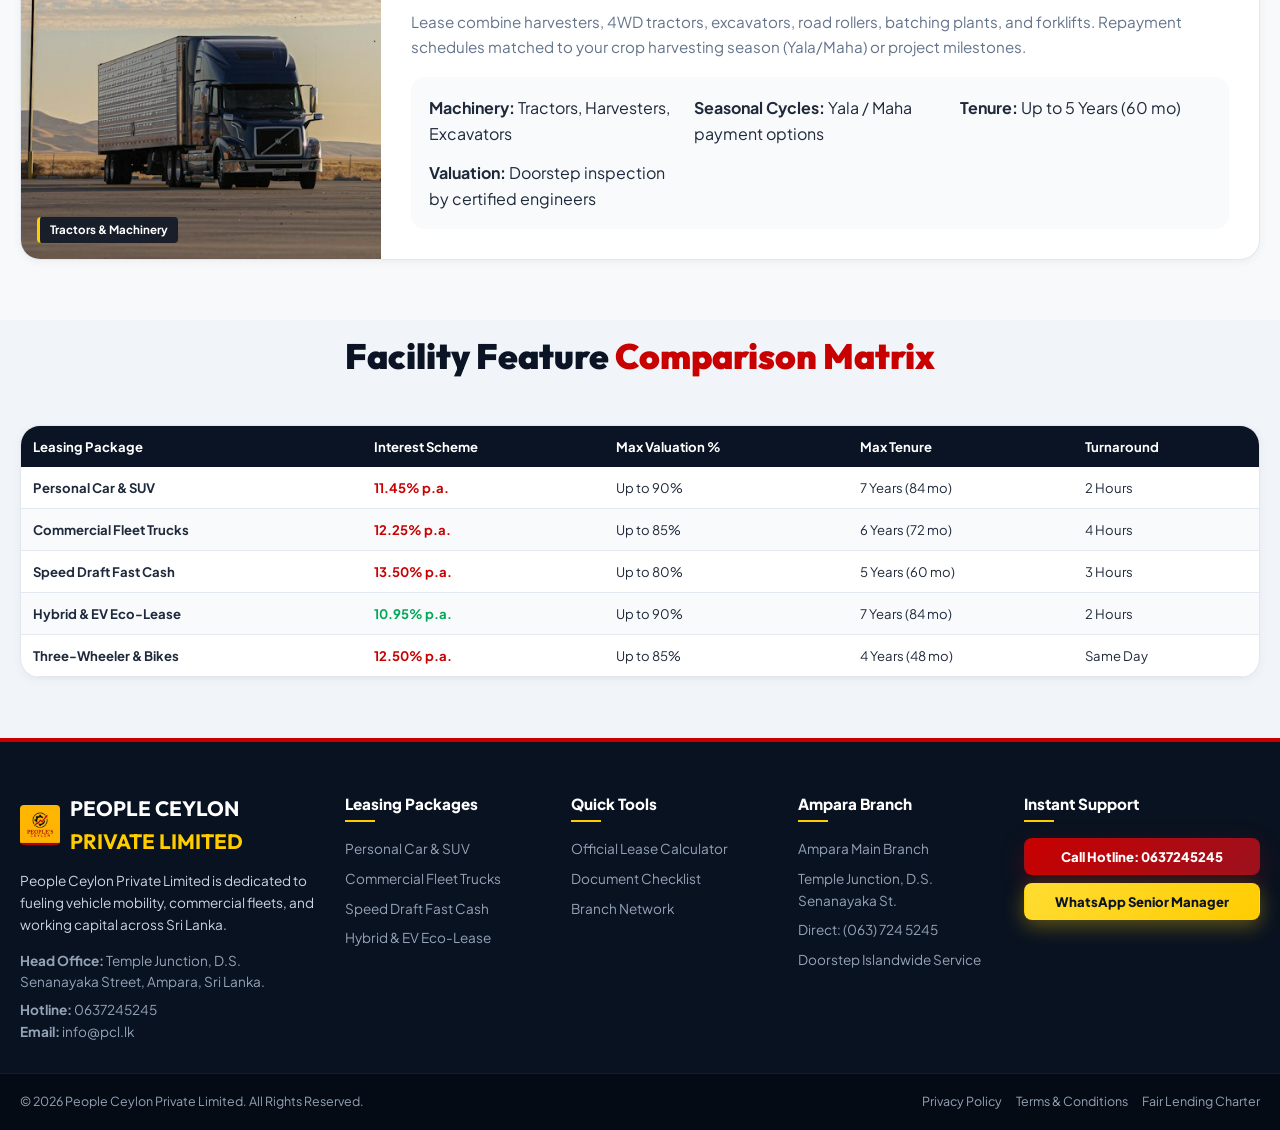
<file: packages.html>
<!DOCTYPE html>
<html lang="en">

<head>
  <meta charset="UTF-8">
  <meta name="viewport" content="width=device-width, initial-scale=1.0">
  <title>Leasing Packages & Products | People Ceylon Private Limited</title>
  <meta name="description"
    content="Explore bespoke vehicle leasing packages by People Ceylon Private Limited: Personal Cars, Commercial Fleets, Speed Draft Cash, Hybrid Eco-Lease, Tuk-Tuks, and Heavy Machinery.">

  <!-- Google Fonts -->
  <link rel="preconnect" href="https://fonts.googleapis.com">
  <link rel="preconnect" href="https://fonts.gstatic.com" crossorigin>
  <link
    href="https://fonts.googleapis.com/css2?family=Outfit:wght@300;400;500;600;700;800;900&family=Plus+Jakarta+Sans:wght@300;400;500;600;700;800&family=Roboto:wght@300;400;500;700&display=swap"
    rel="stylesheet">

  <link rel="stylesheet" href="styles.css">
  <link rel="icon" href="assets/images/peoples_ceylon_logo.jpg">
</head>

<body>

  <!-- Top Utility Bar -->
  <!-- Top Utility Bar -->
  <aside class="top-utility-bar">
    <div class="container top-utility-container">
      <div class="top-motto">
        <svg viewBox="0 0 24 24" width="16" height="16" fill="currentColor">
          <path d="M12 2L15.09 8.26L22 9.27L17 14.14L18.18 21.02L12 17.77L5.82 21.02L7 14.14L2 9.27L8.91 8.26L12 2Z" />
        </svg>
        <span>PEOPLE CEYLON PRIVATE LIMITED &bull; SRI LANKA</span>
      </div>

      <div class="top-right-info">
        <span>Official Vehicle &amp; Equipment Finance &bull; Ampara Branch</span>
      </div>
    </div>
  </aside>

  <!-- Main Bank Navbar -->
  <header class="main-navbar">
    <div class="container navbar-container">
      <a href="index.html" class="navbar-brand">
        <img src="assets/images/peoples_ceylon_logo.jpg" alt="People Ceylon Logo" class="brand-logo-img">
        <div class="brand-tagline-wrap">
          <span class="brand-name">PEOPLE CEYLON</span>
          <span class="brand-subtext">PRIVATE LIMITED</span>
        </div>
      </a>

      <!-- Desktop Nav -->
      <nav class="navbar-nav" id="navbarMenu">
        <li><a href="index.html" class="nav-link">Home</a></li>
        <li><a href="calculator.html" class="nav-link">Lease Calculator</a></li>
        <li><a href="packages.html" class="nav-link active">Leasing Packages</a></li>
        <li><a href="eligibility.html" class="nav-link">Eligibility & Documents</a></li>
        <li><a href="eligibility.html#branches" class="nav-link">Branch</a></li>
        <li><a href="index.html#contact" class="nav-link">Contact Us</a></li>
      </nav>

      <!-- Header CTAs -->
      <div class="header-ctas">
        <a href="calculator.html" class="btn btn-outline-red btn-sm">Calculate Quote</a>
        <button class="btn btn-primary btn-sm" onclick="openApplyModal('Vehicle Lease Application')">Apply Now</button>
      </div>

      <button class="mobile-toggle-btn" id="mobileMenuToggle" aria-label="Toggle Navigation">&#9776;</button>
    </div>
  </header>

  <!-- Page Breadcrumbs & Hero -->
  <section
    style="background: linear-gradient(135deg, var(--pc-navy) 0%, #162644 100%); color: #fff; padding: 48px 0; border-bottom: 3px solid var(--pc-gold);">
    <div class="container">
      <div style="font-size: 0.8rem; color: var(--pc-gold); margin-bottom: 8px;">
        <a href="index.html" style="color: #CBD5E1;">Home</a> &gt; <span>Leasing Packages</span>
      </div>
      <h1 style="font-family: var(--font-heading); font-size: 2.6rem; font-weight: 900; color: #fff;">
        Tailored Vehicle & <span>Equipment Finance</span>
      </h1>
      <p style="color: #CBD5E1; max-width: 680px; font-size: 1.05rem; margin-top: 8px;">
        Whether you are acquiring a brand new hybrid sedan, upgrading a commercial distribution fleet, or seeking fast
        cash liquidity against your vehicle logbook, People Ceylon Private Limited provides bespoke terms.
      </p>
    </div>
  </section>

  <!-- Detailed Packages Showcase -->
  <main class="section">
    <div class="container">

      <!-- Fleet Video Feature Callout -->
      <div
        style="background: linear-gradient(135deg, var(--pc-navy) 0%, #16243C 100%); border-radius: var(--radius-lg); padding: 30px; margin-bottom: 40px; color: #fff; border-left: 6px solid var(--pc-gold); box-shadow: var(--shadow-md);">
        <div style="display: grid; grid-template-columns: 1fr 1fr; gap: 30px; align-items: center;">
          <div>
            <span class="badge-tag badge-gold">ANY VEHICLE &bull; ANY MODEL</span>
            <h2
              style="font-family: var(--font-heading); font-size: 1.8rem; font-weight: 800; color: #fff; margin: 10px 0 12px;">
              Watch Our Fleet Delivery Video</h2>
            <p style="color: #CBD5E1; font-size: 0.92rem; line-height: 1.6; margin-bottom: 18px;">
              From individual family cars to 50-vehicle enterprise logistics fleets, People Ceylon Private Limited provides direct
              dealership disbursements, hassle-free registration endorsements, and customized seasonal balloon options.
            </p>
            <div style="display: flex; gap: 12px; flex-wrap: wrap;">
              <a href="calculator.html" class="btn btn-gold btn-sm">Calculate Any Vehicle Quote</a>
              <button class="btn btn-outline-white btn-sm" onclick="openApplyModal('Custom Fleet Inquiry')">Apply For
                Fleet Facility</button>
            </div>
          </div>
          <div
            style="border-radius: var(--radius-md); overflow: hidden; box-shadow: 0 10px 30px rgba(0,0,0,0.4); border: 2px solid rgba(255,204,0,0.3); aspect-ratio: 16/9; background: #000;">
            <video autoplay muted loop playsinline poster="assets/images/suv.jpg"
              style="width: 100%; height: 100%; object-fit: cover; display: block;">
              <source src="assets/car_detection.mp4" type="video/mp4">
            </video>
          </div>
        </div>
      </div>

      <div style="display: flex; flex-direction: column; gap: 40px;">

        <!-- 1. Personal Car & SUV Leasing -->
        <div
          style="background: #fff; border: 1px solid var(--border-subtle); border-radius: var(--radius-lg); overflow: hidden; box-shadow: var(--shadow-sm); border-top: 5px solid var(--pc-red);"
          id="car">
          <div style="display: grid; grid-template-columns: 360px 1fr; gap: 0;">
            <div style="height: 100%; min-height: 260px; position: relative;">
              <img src="assets/images/suv.jpg" alt="Personal Car &amp; SUV Leasing"
                style="width: 100%; height: 100%; object-fit: cover;">
              <span class="vehicle-badge-overlay" style="bottom: 16px; left: 16px;">Cars, Sedans &amp; SUVs</span>
            </div>
            <div style="padding: 30px;">
              <div
                style="display: flex; justify-content: space-between; align-items: flex-start; flex-wrap: wrap; gap: 14px; margin-bottom: 12px;">
                <div>
                  <span class="badge-tag badge-gold">MOST POPULAR CHOICE</span>
                  <h2
                    style="font-family: var(--font-heading); font-size: 1.8rem; font-weight: 800; color: var(--pc-navy); margin-top: 4px;">
                    Personal Car &amp; SUV Leasing</h2>
                  <span style="font-size: 0.85rem; color: var(--pc-red); font-weight: bold;">Prime Launch Rate From
                    11.45% p.a. &bull; Up to 7 Years (84 Months)</span>
                </div>
                <button class="btn btn-primary" onclick="openApplyModal('Personal Car &amp; SUV Leasing')">Apply for Car
                  Lease</button>
              </div>
              <p style="color: #64748B; font-size: 0.95rem; margin-bottom: 18px;">
                Drive your desired Japanese, European, or Korean vehicle with minimal upfront investment. We finance
                brand new, unregistered, or pre-owned vehicles with up to 90% valuation and flexible repayment
                structures.
              </p>
              <div
                style="display: grid; grid-template-columns: repeat(auto-fit, minmax(200px, 1fr)); gap: 14px; background: #F8FAFC; padding: 18px; border-radius: var(--radius-md);">
                <div><strong>Financing:</strong> Up to 90% vehicle value</div>
                <div><strong>Turnaround:</strong> 2 Working Hours</div>
                <div><strong>Guarantors:</strong> Minimal / Flexible</div>
                <div><strong>Settlement:</strong> Zero penalty after 18 mo</div>
              </div>
            </div>
          </div>
        </div>

        <!-- 2. Commercial Fleet & Heavy Trucks -->
        <div
          style="background: #fff; border: 1px solid var(--border-subtle); border-radius: var(--radius-lg); overflow: hidden; box-shadow: var(--shadow-sm); border-top: 5px solid var(--pc-gold);"
          id="commercial">
          <div style="display: grid; grid-template-columns: 360px 1fr; gap: 0;">
            <div style="height: 100%; min-height: 260px; position: relative;">
              <img src="assets/images/truck.jpg" alt="Commercial Fleet &amp; Heavy Trucks"
                style="width: 100%; height: 100%; object-fit: cover;">
              <span class="vehicle-badge-overlay" style="bottom: 16px; left: 16px;">Logistics &amp; Commercial</span>
            </div>
            <div style="padding: 30px;">
              <div
                style="display: flex; justify-content: space-between; align-items: flex-start; flex-wrap: wrap; gap: 14px; margin-bottom: 12px;">
                <div>
                  <span class="badge-tag badge-gold">ENTERPRISE SOLUTION</span>
                  <h2
                    style="font-family: var(--font-heading); font-size: 1.8rem; font-weight: 800; color: var(--pc-navy); margin-top: 4px;">
                    Commercial Fleet &amp; Heavy Trucks</h2>
                  <span style="font-size: 0.85rem; color: var(--pc-red); font-weight: bold;">Commercial Rate From 12.25%
                    p.a. &bull; Up to 6 Years</span>
                </div>
                <button class="btn btn-gold" onclick="openApplyModal('Commercial Fleet &amp; Heavy Trucks')">Inquire
                  Fleet Facilities</button>
              </div>
              <p style="color: #64748B; font-size: 0.95rem; margin-bottom: 18px;">
                Power your logistics, transport, wholesale, or distribution operations. We finance aluminum body cargo
                lorries, freezer container trucks, prime movers, tippers, and passenger buses with seasonal and
                stepped-up repayment models.
              </p>
              <div
                style="display: grid; grid-template-columns: repeat(auto-fit, minmax(200px, 1fr)); gap: 14px; background: #F8FAFC; padding: 18px; border-radius: var(--radius-md);">
                <div><strong>Types:</strong> Lorries, Freezers, Tippers</div>
                <div><strong>Balloon Rentals:</strong> Up to 35% residual</div>
                <div><strong>Discounts:</strong> Fleet volume pricing</div>
                <div><strong>Dealer Settlement:</strong> Direct same-day pay</div>
              </div>
            </div>
          </div>
        </div>

        <!-- 3. Speed Draft & Auto Mortgage -->
        <div
          style="background: #fff; border: 1px solid var(--border-subtle); border-radius: var(--radius-lg); overflow: hidden; box-shadow: var(--shadow-sm); border-top: 5px solid var(--pc-red);"
          id="speed">
          <div style="display: grid; grid-template-columns: 360px 1fr; gap: 0;">
            <div style="height: 100%; min-height: 260px; position: relative;">
              <img src="assets/images/carkeys.jpg" alt="Speed Draft Cash Against Logbook"
                style="width: 100%; height: 100%; object-fit: cover;">
              <span class="vehicle-badge-overlay" style="bottom: 16px; left: 16px;">Logbook Cash Disbursal</span>
            </div>
            <div style="padding: 30px;">
              <div
                style="display: flex; justify-content: space-between; align-items: flex-start; flex-wrap: wrap; gap: 14px; margin-bottom: 12px;">
                <div>
                  <span class="badge-tag badge-gold">INSTANT WORKING CAPITAL</span>
                  <h2
                    style="font-family: var(--font-heading); font-size: 1.8rem; font-weight: 800; color: var(--pc-navy); margin-top: 4px;">
                    Speed Draft &amp; Vehicle Back Finance</h2>
                  <span style="font-size: 0.85rem; color: var(--pc-red); font-weight: bold;">Competitive Rate 13.50%
                    p.a. &bull; Cash Disbursed in 3 Hours</span>
                </div>
                <button class="btn btn-primary" onclick="openApplyModal('Speed Draft / Fast Cash')">Get Instant
                  Cash</button>
              </div>
              <p style="color: #64748B; font-size: 0.95rem; margin-bottom: 18px;">
                Unlock urgent liquidity against your existing vehicle without surrendering ownership or custody. Retain
                your vehicle, drive as usual, and utilize cash for business expansion or urgent personal needs.
              </p>
              <div
                style="display: grid; grid-template-columns: repeat(auto-fit, minmax(200px, 1fr)); gap: 14px; background: #F8FAFC; padding: 18px; border-radius: var(--radius-md);">
                <div><strong>Cash Release:</strong> Up to 80% market valuation</div>
                <div><strong>Custody:</strong> Keep driving vehicle freely</div>
                <div><strong>Disbursal:</strong> Cash in hand within 3 hours</div>
                <div><strong>Pre-settlement:</strong> Full interest rebate</div>
              </div>
            </div>
          </div>
        </div>

        <!-- 4. Hybrid & Electric (EV) Eco-Lease -->
        <div
          style="background: #fff; border: 1px solid var(--border-subtle); border-radius: var(--radius-lg); overflow: hidden; box-shadow: var(--shadow-sm); border-top: 5px solid var(--pc-green);"
          id="hybrid">
          <div style="display: grid; grid-template-columns: 360px 1fr; gap: 0;">
            <div style="height: 100%; min-height: 260px; position: relative;">
              <img src="assets/images/hybrid.jpg" alt="Hybrid and EV Eco-Lease"
                style="width: 100%; height: 100%; object-fit: cover;">
              <span class="vehicle-badge-overlay" style="bottom: 16px; left: 16px;">Eco-Friendly Mobility</span>
            </div>
            <div style="padding: 30px;">
              <div
                style="display: flex; justify-content: space-between; align-items: flex-start; flex-wrap: wrap; gap: 14px; margin-bottom: 12px;">
                <div>
                  <span class="badge-tag badge-gold">GREEN MOBILITY</span>
                  <h2
                    style="font-family: var(--font-heading); font-size: 1.8rem; font-weight: 800; color: var(--pc-navy); margin-top: 4px;">
                    Hybrid &amp; Electric (EV) Eco-Lease</h2>
                  <span style="font-size: 0.85rem; color: var(--pc-green); font-weight: bold;">0.50% Rate Rebate &bull;
                    Free Wallbox Home Charger Inclusion</span>
                </div>
                <button class="btn btn-gold" onclick="openApplyModal('Hybrid &amp; Electric EV Lease')">Apply EV
                  Lease</button>
              </div>
              <p style="color: #64748B; font-size: 0.95rem; margin-bottom: 18px;">
                Special low-interest promotional schemes designed for eco-friendly electric vehicles, plug-in hybrids,
                and solar-equipped transport. Includes battery warranty protection packages.
              </p>
              <div
                style="display: grid; grid-template-columns: repeat(auto-fit, minmax(200px, 1fr)); gap: 14px; background: #F8FAFC; padding: 18px; border-radius: var(--radius-md);">
                <div><strong>Eco-Bonus:</strong> Special discounted interest rate</div>
                <div><strong>Charging Finance:</strong> Home wallbox bundled</div>
                <div><strong>Battery Cover:</strong> Preferred comprehensive insurance</div>
                <div><strong>Tenure:</strong> Up to 7 Years (84 mo)</div>
              </div>
            </div>
          </div>
        </div>

        <!-- 5. Three-Wheeler & Two-Wheeler Livelihood Finance -->
        <div
          style="background: #fff; border: 1px solid var(--border-subtle); border-radius: var(--radius-lg); overflow: hidden; box-shadow: var(--shadow-sm); border-top: 5px solid var(--pc-gold);"
          id="tuktuk">
          <div style="display: grid; grid-template-columns: 360px 1fr; gap: 0;">
            <div style="height: 100%; min-height: 260px; position: relative;">
              <img src="assets/images/motorbike.jpg" alt="Three Wheeler and Motorbike Leasing"
                style="width: 100%; height: 100%; object-fit: cover;">
              <span class="vehicle-badge-overlay" style="bottom: 16px; left: 16px;">Tuk-Tuks &amp; Motorbikes</span>
            </div>
            <div style="padding: 30px;">
              <div
                style="display: flex; justify-content: space-between; align-items: flex-start; flex-wrap: wrap; gap: 14px; margin-bottom: 12px;">
                <div>
                  <span class="badge-tag badge-gold">LIVELIHOOD SUPPORT</span>
                  <h2
                    style="font-family: var(--font-heading); font-size: 1.8rem; font-weight: 800; color: var(--pc-navy); margin-top: 4px;">
                    Three-Wheeler &amp; Two-Wheeler Finance</h2>
                  <span style="font-size: 0.85rem; color: var(--pc-red); font-weight: bold;">Approved on NIC &bull;
                    Same-Day Key Handover</span>
                </div>
                <button class="btn btn-primary" onclick="openApplyModal('Three-Wheeler / Bike Lease')">Apply on
                  NIC</button>
              </div>
              <p style="color: #64748B; font-size: 0.95rem; margin-bottom: 18px;">
                Affordable leasing designed for self-employed entrepreneurs, delivery riders, ride-share operators, and
                daily commuters. Simple documentation with same-day key handover.
              </p>
              <div
                style="display: grid; grid-template-columns: repeat(auto-fit, minmax(200px, 1fr)); gap: 14px; background: #F8FAFC; padding: 18px; border-radius: var(--radius-md);">
                <div><strong>Requirements:</strong> NIC &amp; Billing Proof Only</div>
                <div><strong>Speed:</strong> Handover within 3 Hours</div>
                <div><strong>Rental Structure:</strong> Flexible monthly or weekly</div>
                <div><strong>Eligibility:</strong> All 25 districts</div>
              </div>
            </div>
          </div>
        </div>

        <!-- 6. Agri & Heavy Machinery Equipment -->
        <div
          style="background: #fff; border: 1px solid var(--border-subtle); border-radius: var(--radius-lg); overflow: hidden; box-shadow: var(--shadow-sm); border-top: 5px solid var(--pc-red);"
          id="agri">
          <div style="display: grid; grid-template-columns: 360px 1fr; gap: 0;">
            <div style="height: 100%; min-height: 260px; position: relative;">
              <img src="assets/images/tractor.jpg" alt="Agricultural Machinery and Tractors"
                style="width: 100%; height: 100%; object-fit: cover;">
              <span class="vehicle-badge-overlay" style="bottom: 16px; left: 16px;">Tractors &amp; Machinery</span>
            </div>
            <div style="padding: 30px;">
              <div
                style="display: flex; justify-content: space-between; align-items: flex-start; flex-wrap: wrap; gap: 14px; margin-bottom: 12px;">
                <div>
                  <span class="badge-tag badge-gold">INDUSTRIAL &amp; AGRICULTURAL</span>
                  <h2
                    style="font-family: var(--font-heading); font-size: 1.8rem; font-weight: 800; color: var(--pc-navy); margin-top: 4px;">
                    Agri &amp; Heavy Construction Equipment</h2>
                  <span style="font-size: 0.85rem; color: var(--pc-navy); font-weight: bold;">Harvest-Linked Seasonal
                    Payment Cycles</span>
                </div>
                <button class="btn btn-gold" onclick="openApplyModal('Agri &amp; Construction Equipment')">Contact
                  Specialist</button>
              </div>
              <p style="color: #64748B; font-size: 0.95rem; margin-bottom: 18px;">
                Lease combine harvesters, 4WD tractors, excavators, road rollers, batching plants, and forklifts.
                Repayment schedules matched to your crop harvesting season (Yala/Maha) or project milestones.
              </p>
              <div
                style="display: grid; grid-template-columns: repeat(auto-fit, minmax(200px, 1fr)); gap: 14px; background: #F8FAFC; padding: 18px; border-radius: var(--radius-md);">
                <div><strong>Machinery:</strong> Tractors, Harvesters, Excavators</div>
                <div><strong>Seasonal Cycles:</strong> Yala / Maha payment options</div>
                <div><strong>Tenure:</strong> Up to 5 Years (60 mo)</div>
                <div><strong>Valuation:</strong> Doorstep inspection by certified engineers</div>
              </div>
            </div>
          </div>
        </div>

      </div>

    </div>
  </main>


  <!-- Packages Comparison Table -->
  <section class="section" style="background: var(--bg-alt); padding-top: 0;">
    <div class="container">
      <div class="section-header text-center">
        <h3 class="section-title">Facility Feature <span>Comparison Matrix</span></h3>
      </div>

      <div
        style="background: #fff; border-radius: var(--radius-lg); overflow-x: auto; box-shadow: var(--shadow-sm); border: 1px solid var(--border-subtle);">
        <table class="amortization-table">
          <thead>
            <tr>
              <th>Leasing Package</th>
              <th>Interest Scheme</th>
              <th>Max Valuation %</th>
              <th>Max Tenure</th>
              <th>Turnaround</th>
            </tr>
          </thead>
          <tbody>
            <tr>
              <td><strong>Personal Car & SUV</strong></td>
              <td style="color: var(--pc-red); font-weight: bold;">11.45% p.a.</td>
              <td>Up to 90%</td>
              <td>7 Years (84 mo)</td>
              <td>2 Hours</td>
            </tr>
            <tr>
              <td><strong>Commercial Fleet Trucks</strong></td>
              <td style="color: var(--pc-red); font-weight: bold;">12.25% p.a.</td>
              <td>Up to 85%</td>
              <td>6 Years (72 mo)</td>
              <td>4 Hours</td>
            </tr>
            <tr>
              <td><strong>Speed Draft Fast Cash</strong></td>
              <td style="color: var(--pc-red); font-weight: bold;">13.50% p.a.</td>
              <td>Up to 80%</td>
              <td>5 Years (60 mo)</td>
              <td>3 Hours</td>
            </tr>
            <tr>
              <td><strong>Hybrid & EV Eco-Lease</strong></td>
              <td style="color: var(--pc-green); font-weight: bold;">10.95% p.a.</td>
              <td>Up to 90%</td>
              <td>7 Years (84 mo)</td>
              <td>2 Hours</td>
            </tr>
            <tr>
              <td><strong>Three-Wheeler & Bikes</strong></td>
              <td style="color: var(--pc-red); font-weight: bold;">12.50% p.a.</td>
              <td>Up to 85%</td>
              <td>4 Years (48 mo)</td>
              <td>Same Day</td>
            </tr>
          </tbody>
        </table>
      </div>
    </div>
  </section>

  <!-- Main Bank Footer -->
  <footer class="bank-footer" id="contact">
    <div class="footer-top">
      <div class="container">
        <div class="footer-grid">
          <div class="footer-brand">
            <div style="display: flex; align-items: center; gap: 10px; margin-bottom: 12px;">
              <img src="assets/images/peoples_ceylon_logo.jpg" alt="People Ceylon Logo"
                style="height: 40px; width: 40px; border-radius: 4px;">
              <h3 style="margin: 0;">PEOPLE CEYLON <span>PRIVATE LIMITED</span></h3>
            </div>
            <p style="color: #CBD5E1; margin-bottom: 14px;">People Ceylon Private Limited is dedicated to
              fueling vehicle mobility, commercial fleets, and working capital across Sri Lanka.</p>
            <p><strong>Head Office:</strong> Temple Junction, D.S. Senanayaka Street, Ampara, Sri Lanka.</p>
            <p style="margin-top: 6px;"><strong>Hotline:</strong> 0637245245</p>
            <p><strong>Email:</strong> info@pcl.lk</p>
          </div>
          <div>
            <h4 class="footer-col-title">Leasing Packages</h4>
            <ul class="footer-links-list">
              <li><a href="packages.html#car">Personal Car & SUV</a></li>
              <li><a href="packages.html#commercial">Commercial Fleet Trucks</a></li>
              <li><a href="packages.html#speed">Speed Draft Fast Cash</a></li>
              <li><a href="packages.html#hybrid">Hybrid & EV Eco-Lease</a></li>
            </ul>
          </div>
          <div>
            <h4 class="footer-col-title">Quick Tools</h4>
            <ul class="footer-links-list">
              <li><a href="calculator.html">Official Lease Calculator</a></li>
              <li><a href="eligibility.html">Document Checklist</a></li>
              <li><a href="eligibility.html#branches">Branch Network</a></li>
            </ul>
          </div>
          <div>
            <h4 class="footer-col-title">Ampara Branch</h4>
            <ul class="footer-links-list">
              <li><a href="eligibility.html#branches">Ampara Main Branch</a></li>
              <li><a href="eligibility.html#branches">Temple Junction, D.S. Senanayaka St.</a></li>
              <li><a href="tel:+94637245245">Direct: (063) 724 5245</a></li>
              <li><a href="eligibility.html#branches">Doorstep Islandwide Service</a></li>
            </ul>
          </div>
          <div>
            <h4 class="footer-col-title">Instant Support</h4>
            <a href="tel:0637245245" class="btn btn-primary btn-block btn-sm" style="margin-bottom: 8px;">Call Hotline: 0637245245</a>
            <a href="https://wa.me/94770000000" target="_blank" class="btn btn-gold btn-block btn-sm">WhatsApp Senior
              Manager</a>
          </div>
        </div>
      </div>
    </div>
    <div class="footer-bottom">
      <div class="container footer-bottom-container">
        <div>&copy; 2026 People Ceylon Private Limited. All Rights Reserved.</div>
        <div style="display: flex; gap: 14px;">
          <a href="#">Privacy Policy</a>
          <a href="#">Terms & Conditions</a>
          <a href="#">Fair Lending Charter</a>
        </div>
      </div>
    </div>
  </footer>

  <!-- Application Inquiry Modal -->
  <div class="modal-backdrop" id="applyModal" onclick="if(event.target.id==='applyModal') closeApplyModal()">
    <div class="modal-dialog">
      <div class="modal-header">
        <h3 class="modal-title">Facility Inquiry: <span id="modalProductTitle" style="color: var(--pc-red);">Lease
            Package</span></h3>
        <button class="modal-close" onclick="closeApplyModal()">&times;</button>
      </div>
      <div class="modal-body">
        <form onsubmit="handleApplySubmit(event)">
          <div class="form-group">
            <label>Full Name</label>
            <input type="text" class="form-input" placeholder="e.g. Kasun Chamara Silva" required>
          </div>
          <div style="display: grid; grid-template-columns: 1fr 1fr; gap: 14px;">
            <div class="form-group">
              <label>Contact Mobile Number</label>
              <input type="tel" class="form-input" placeholder="07X XXXXXXX" required>
            </div>
            <div class="form-group">
              <label>NIC Number</label>
              <input type="text" class="form-input" placeholder="e.g. 199012345678" required>
            </div>
          </div>
          <div class="form-group">
            <label>Desired Vehicle or Facility Details</label>
            <input type="text" class="form-input" placeholder="e.g. Commercial Lorry / Aqua Hybrid" required>
          </div>
          <div style="display: flex; justify-content: flex-end; gap: 10px; margin-top: 20px;">
            <button type="button" class="btn btn-outline-red" onclick="closeApplyModal()">Cancel</button>
            <button type="submit" class="btn btn-primary">Submit Inquiry</button>
          </div>
        </form>
      </div>
    </div>
  </div>

  <!-- Floating Quick Contact Widget (Right Side) -->
  <div class="floating-contact-widget">
    <a href="https://wa.me/94770000000?text=Hello%20People%20Ceylon%20Private%20Limited,%20I%20would%20like%20a%20leasing%20quotation." target="_blank" class="floating-contact-btn floating-btn-whatsapp" aria-label="WhatsApp Us">
      <svg viewBox="0 0 24 24" width="28" height="28" fill="currentColor"><path d="M12.04 2c-5.46 0-9.91 4.45-9.91 9.91 0 1.75.46 3.45 1.32 4.95L2.05 22l5.25-1.38c1.45.79 3.08 1.21 4.74 1.21 5.46 0 9.91-4.45 9.91-9.91 0-2.65-1.03-5.14-2.9-7.01A9.816 9.816 0 0 0 12.04 2z"/></svg>
      <span class="floating-tooltip">Chat on WhatsApp</span>
    </a>
    <a href="tel:0637245245" class="floating-contact-btn floating-btn-hotline" aria-label="Call Hotline">
      <svg viewBox="0 0 24 24" width="24" height="24" fill="none" stroke="currentColor" stroke-width="2.5"><path d="M22 16.92v3a2 2 0 0 1-2.18 2 19.79 19.79 0 0 1-8.63-3.07 19.5 19.5 0 0 1-6-6 19.79 19.79 0 0 1-3.07-8.67A2 2 0 0 1 4.11 2h3a2 2 0 0 1 2 1.72 12.84 12.84 0 0 0 .7 2.81 2 2 0 0 1-.45 2.11L8.09 9.91a16 16 0 0 0 6 6l1.27-1.27a2 2 0 0 1 2.11-.45 12.84 12.84 0 0 0 2.81.7A2 2 0 0 1 22 16.92z"/></svg>
      <span class="floating-tooltip">Call Hotline: 0637245245</span>
    </a>
  </div>

  <script src="app.js"></script>
</body>

</html>
</file>
<file: styles.css>
/* ==========================================================================
   PEOPLE CEYLON PRIVATE LIMITED - OFFICIAL DESIGN SYSTEM
   Brand Colors: Gold (#FFCC00 / #FCB900) & Crimson Red (#C80000)
   ========================================================================== */

:root {
  /* Official People Ceylon Private Limited Color Palette */
  --pc-gold: #FFCC00;
  --pc-gold-light: #FFDC33;
  --pc-gold-dark: #D4A000;
  --pc-gold-glow: rgba(255, 204, 0, 0.4);

  --pc-red: #C80000;
  --pc-red-dark: #9B111E;
  --pc-red-deep: #7A0A15;
  --pc-red-light: #E52E2E;
  --pc-red-glow: rgba(200, 0, 0, 0.3);

  --pc-dark: #121824;
  --pc-navy: #0B1424;
  --pc-navy-light: #16243C;
  --pc-slate: #1E293B;

  --pc-green: #00A859;
  --pc-green-light: #34D399;

  --bg-body: #F8F9FA;
  --bg-card: #FFFFFF;
  --bg-tinted: #FFFDF0;
  --bg-alt: #F1F4F8;
  --bg-dark: #0A101D;

  --text-main: #1E293B;
  --text-muted: #64748B;
  --text-dim: #94A3B8;
  --text-white: #FFFFFF;

  --border-subtle: #E2E8F0;
  --border-gold: rgba(255, 204, 0, 0.5);
  --border-red: rgba(200, 0, 0, 0.3);

  --font-heading: 'Outfit', -apple-system, BlinkMacSystemFont, sans-serif;
  --font-body: 'Plus Jakarta Sans', -apple-system, BlinkMacSystemFont, sans-serif;

  --radius-xs: 4px;
  --radius-sm: 8px;
  --radius-md: 14px;
  --radius-lg: 20px;
  --radius-full: 9999px;

  --shadow-sm: 0 2px 10px rgba(0, 0, 0, 0.05);
  --shadow-md: 0 8px 25px rgba(0, 0, 0, 0.08);
  --shadow-lg: 0 16px 45px rgba(0, 0, 0, 0.12);
  --shadow-red: 0 8px 25px rgba(200, 0, 0, 0.25);
  --shadow-gold: 0 6px 20px rgba(255, 204, 0, 0.35);

  --transition: all 0.25s cubic-bezier(0.16, 1, 0.3, 1);
}

/* Base Reset */
*, *::before, *::after {
  box-sizing: border-box;
  margin: 0;
  padding: 0;
}

html {
  scroll-behavior: smooth;
  font-size: 16px;
}

body {
  font-family: var(--font-body);
  background-color: var(--bg-body);
  color: var(--text-main);
  line-height: 1.6;
  min-height: 100vh;
  display: flex;
  flex-direction: column;
  -webkit-font-smoothing: antialiased;
}

img {
  max-width: 100%;
  height: auto;
  display: block;
}

a {
  color: inherit;
  text-decoration: none;
  transition: var(--transition);
}

button, input, select, textarea {
  font-family: inherit;
}

.container {
  width: 100%;
  max-width: 1280px;
  margin: 0 auto;
  padding: 0 20px;
}

/* ==========================================================================
   HEADER & NAVIGATION
   ========================================================================== */
.top-utility-bar {
  background: var(--pc-navy);
  color: #E2E8F0;
  font-size: 0.8rem;
  padding: 8px 0;
  border-bottom: 2px solid var(--pc-gold);
}

.top-utility-container {
  display: flex;
  justify-content: space-between;
  align-items: center;
  flex-wrap: wrap;
  gap: 10px;
}

.top-motto {
  display: flex;
  align-items: center;
  gap: 8px;
  font-weight: 700;
  color: var(--pc-gold);
  letter-spacing: 0.5px;
}

.top-links {
  display: flex;
  align-items: center;
  gap: 16px;
}

.top-link-item {
  color: #CBD5E1;
  display: flex;
  align-items: center;
  gap: 5px;
  transition: var(--transition);
}

.top-link-item:hover {
  color: var(--pc-gold);
}

.hotline-highlight {
  background: var(--pc-red);
  color: #fff;
  padding: 4px 14px;
  border-radius: var(--radius-full);
  font-weight: 700;
  display: inline-flex;
  align-items: center;
  gap: 6px;
  font-size: 0.8rem;
  box-shadow: 0 2px 8px rgba(200, 0, 0, 0.3);
  transition: var(--transition);
}

.hotline-highlight:hover {
  background: #e52e2e;
  transform: translateY(-1px);
  box-shadow: 0 4px 12px rgba(200, 0, 0, 0.45);
  color: #fff;
}

.whatsapp-pill {
  background: #25D366;
  color: #fff;
  padding: 4px 12px;
  border-radius: var(--radius-full);
  font-weight: 700;
  display: inline-flex;
  align-items: center;
  gap: 6px;
  font-size: 0.8rem;
  box-shadow: 0 2px 8px rgba(37, 211, 102, 0.3);
  transition: var(--transition);
}

.whatsapp-pill:hover {
  background: #1ebe5d;
  transform: translateY(-1px);
  box-shadow: 0 4px 12px rgba(37, 211, 102, 0.45);
  color: #fff;
}

/* Main Navbar */
.main-navbar {
  background: #FFFFFF;
  box-shadow: 0 4px 20px rgba(0, 0, 0, 0.08);
  position: sticky;
  top: 0;
  z-index: 1000;
}

.navbar-container {
  display: flex;
  align-items: center;
  justify-content: space-between;
  padding: 10px 20px;
  gap: 20px;
}

.navbar-brand {
  display: flex;
  align-items: center;
  gap: 12px;
  flex-shrink: 0;
}

.brand-logo-img {
  height: 52px;
  width: 52px;
  border-radius: var(--radius-xs);
  object-fit: cover;
}

.brand-tagline-wrap {
  display: flex;
  flex-direction: column;
}

.brand-name {
  font-family: var(--font-heading);
  font-size: 1.35rem;
  font-weight: 900;
  color: var(--pc-red);
  line-height: 1.1;
  letter-spacing: -0.3px;
}

.brand-subtext {
  font-size: 0.72rem;
  font-weight: 800;
  color: var(--pc-navy);
  letter-spacing: 2px;
  text-transform: uppercase;
}

/* Top Bar Right Info */
.top-right-info {
  display: flex;
  align-items: center;
  gap: 12px;
  font-size: 0.78rem;
  color: #CBD5E1;
  font-weight: 600;
  letter-spacing: 0.3px;
}

/* Floating Right-Side Contact Widget (Hotline & WhatsApp) */
.floating-contact-widget {
  position: fixed;
  bottom: 30px;
  right: 24px;
  display: flex;
  flex-direction: column;
  gap: 14px;
  z-index: 99999;
}

.floating-contact-btn {
  display: flex;
  align-items: center;
  justify-content: center;
  width: 56px;
  height: 56px;
  border-radius: 50%;
  box-shadow: 0 8px 25px rgba(0, 0, 0, 0.28);
  color: #fff;
  transition: transform 0.3s cubic-bezier(0.16, 1, 0.3, 1), box-shadow 0.3s ease;
  position: relative;
  text-decoration: none;
}

.floating-contact-btn:hover {
  transform: scale(1.14) translateY(-2px);
  color: #fff;
}

.floating-btn-whatsapp {
  background: linear-gradient(135deg, #25D366 0%, #128C7E 100%);
  box-shadow: 0 8px 24px rgba(37, 211, 102, 0.5);
  animation: floatPulseGreen 3s infinite ease-in-out;
}

.floating-btn-hotline {
  background: linear-gradient(135deg, #C80000 0%, #9B111E 100%);
  box-shadow: 0 8px 24px rgba(200, 0, 0, 0.5);
  animation: floatPulseRed 3s infinite ease-in-out 1.5s;
}

@keyframes floatPulseGreen {
  0%, 100% { box-shadow: 0 8px 24px rgba(37, 211, 102, 0.5); }
  50% { box-shadow: 0 8px 32px rgba(37, 211, 102, 0.8), 0 0 0 10px rgba(37, 211, 102, 0.15); }
}

@keyframes floatPulseRed {
  0%, 100% { box-shadow: 0 8px 24px rgba(200, 0, 0, 0.5); }
  50% { box-shadow: 0 8px 32px rgba(200, 0, 0, 0.8), 0 0 0 10px rgba(200, 0, 0, 0.15); }
}

.floating-tooltip {
  position: absolute;
  right: 68px;
  background: var(--pc-navy);
  color: #fff;
  padding: 6px 14px;
  border-radius: var(--radius-sm);
  font-size: 0.8rem;
  font-weight: 700;
  white-space: nowrap;
  pointer-events: none;
  opacity: 0;
  transform: translateX(12px);
  transition: opacity 0.25s ease, transform 0.25s ease;
  box-shadow: 0 6px 20px rgba(0, 0, 0, 0.25);
  border: 1px solid rgba(255, 204, 0, 0.3);
}

.floating-tooltip::after {
  content: '';
  position: absolute;
  top: 50%;
  right: -6px;
  transform: translateY(-50%);
  border-width: 6px 0 6px 6px;
  border-style: solid;
  border-color: transparent transparent transparent var(--pc-navy);
}

.floating-contact-btn:hover .floating-tooltip {
  opacity: 1;
  transform: translateX(0);
}


/* Nav Menu Links */
.navbar-nav {
  display: flex;
  align-items: center;
  list-style: none;
  gap: 2px;
}

.nav-link {
  display: inline-flex;
  align-items: center;
  gap: 6px;
  padding: 8px 12px;
  font-weight: 700;
  font-size: 0.9rem;
  color: var(--text-main);
  border-radius: var(--radius-sm);
  transition: var(--transition);
  white-space: nowrap;
}

.nav-link:hover, .nav-link.active {
  color: var(--pc-red);
  background: rgba(200, 0, 0, 0.05);
}

.nav-link.active {
  border-bottom: 3px solid var(--pc-red);
  border-radius: var(--radius-sm) var(--radius-sm) 0 0;
}

/* Header CTAs */
.header-ctas {
  display: flex;
  align-items: center;
  gap: 10px;
  flex-shrink: 0;
}

.mobile-toggle-btn {
  display: none;
  background: none;
  border: none;
  font-size: 1.6rem;
  color: var(--pc-navy);
  cursor: pointer;
}

/* ==========================================================================
   BUTTONS & BADGES
   ========================================================================== */
.btn {
  display: inline-flex;
  align-items: center;
  justify-content: center;
  gap: 8px;
  padding: 11px 22px;
  border-radius: var(--radius-sm);
  font-weight: 800;
  font-size: 0.92rem;
  cursor: pointer;
  transition: var(--transition);
  border: 1px solid transparent;
  outline: none;
}

.btn-primary {
  background: linear-gradient(135deg, var(--pc-red) 0%, var(--pc-red-dark) 100%);
  color: #fff;
  box-shadow: var(--shadow-red);
}

.btn-primary:hover {
  background: linear-gradient(135deg, var(--pc-red-light) 0%, var(--pc-red) 100%);
  transform: translateY(-2px);
  box-shadow: 0 8px 25px rgba(200, 0, 0, 0.4);
}

.btn-gold {
  background: linear-gradient(135deg, var(--pc-gold-light) 0%, var(--pc-gold) 100%);
  color: var(--pc-navy);
  box-shadow: var(--shadow-gold);
}

.btn-gold:hover {
  background: linear-gradient(135deg, #FFF066 0%, var(--pc-gold-light) 100%);
  transform: translateY(-2px);
}

.btn-outline-red {
  background: transparent;
  border-color: var(--pc-red);
  color: var(--pc-red);
}

.btn-outline-red:hover {
  background: var(--pc-red);
  color: #fff;
}

.btn-outline-white {
  background: rgba(255, 255, 255, 0.15);
  border-color: #fff;
  color: #fff;
  backdrop-filter: blur(8px);
}

.btn-outline-white:hover {
  background: #fff;
  color: var(--pc-navy);
}

.btn-sm {
  padding: 7px 15px;
  font-size: 0.82rem;
}

.btn-lg {
  padding: 14px 28px;
  font-size: 1.05rem;
  border-radius: var(--radius-md);
}

.btn-block {
  width: 100%;
}

.badge-tag {
  display: inline-flex;
  align-items: center;
  gap: 6px;
  padding: 4px 12px;
  background: rgba(200, 0, 0, 0.08);
  border: 1px solid rgba(200, 0, 0, 0.25);
  color: var(--pc-red);
  border-radius: var(--radius-full);
  font-size: 0.72rem;
  font-weight: 800;
  text-transform: uppercase;
  letter-spacing: 0.5px;
}

.badge-gold {
  background: rgba(255, 204, 0, 0.15);
  border-color: var(--pc-gold);
  color: #997300;
}

/* ==========================================================================
   FULL-WIDTH COLOURFUL LEASING HERO BANNER & SLIDER
   ========================================================================== */
.fullwidth-hero-banner-section {
  width: 100%;
  position: relative;
  background: #0B1424;
  overflow: hidden;
  box-shadow: 0 10px 30px rgba(0, 0, 0, 0.2);
}

.banner-slider-track {
  position: relative;
  width: 100%;
  overflow: hidden;
}

.banner-slide {
  display: none;
  position: relative;
  width: 100%;
  animation: bannerFade 0.6s ease-in-out;
}

.banner-slide.active {
  display: block;
}

@keyframes bannerFade {
  from { opacity: 0.6; }
  to { opacity: 1; }
}

.banner-slide-img {
  width: 100%;
  height: auto;
  aspect-ratio: 1376 / 768;
  object-fit: cover;
  object-position: center;
  display: block;
}

/* Slide Navigation Arrows */
.banner-nav-btn {
  position: absolute;
  top: 50%;
  transform: translateY(-50%);
  background: rgba(11, 20, 36, 0.65);
  color: #fff;
  border: 1px solid rgba(255, 204, 0, 0.4);
  width: 50px;
  height: 50px;
  border-radius: 50%;
  display: flex;
  align-items: center;
  justify-content: center;
  cursor: pointer;
  z-index: 25;
  transition: var(--transition);
  backdrop-filter: blur(6px);
}

.banner-nav-btn:hover {
  background: var(--pc-red);
  border-color: var(--pc-gold);
  transform: translateY(-50%) scale(1.1);
  color: #fff;
}

.banner-nav-prev {
  left: 24px;
}

.banner-nav-next {
  right: 24px;
}

/* Banner Indicator Dots */
.banner-dots-wrap {
  position: absolute;
  bottom: 22px;
  left: 50%;
  transform: translateX(-50%);
  display: flex;
  gap: 10px;
  z-index: 25;
  background: rgba(0, 0, 0, 0.45);
  padding: 6px 14px;
  border-radius: var(--radius-full);
  backdrop-filter: blur(8px);
}

.banner-dot {
  width: 12px;
  height: 12px;
  border-radius: 50%;
  background: rgba(255, 255, 255, 0.5);
  cursor: pointer;
  transition: var(--transition);
  border: none;
}

.banner-dot.active {
  background: var(--pc-gold);
  width: 30px;
  border-radius: var(--radius-full);
  box-shadow: 0 0 10px var(--pc-gold);
}

@media (max-width: 768px) {
  .banner-nav-btn {
    width: 36px;
    height: 36px;
  }
}

/* Dual Promotional Campaign Banners Grid */
.campaign-banners-section {
  padding: 40px 0 20px;
  background: #f8fafc;
}

.campaign-banners-grid {
  display: grid;
  grid-template-columns: repeat(auto-fit, minmax(340px, 1fr));
  gap: 28px;
}

.campaign-banner-card {
  background: #ffffff;
  border-radius: var(--radius-lg);
  overflow: hidden;
  box-shadow: 0 10px 30px rgba(0, 0, 0, 0.08);
  border: 1px solid rgba(0, 0, 0, 0.06);
  transition: transform 0.3s ease, box-shadow 0.3s ease;
  display: flex;
  flex-direction: column;
}

.campaign-banner-card:hover {
  transform: translateY(-6px);
  box-shadow: 0 20px 40px rgba(0, 0, 0, 0.14);
}

.campaign-banner-media {
  position: relative;
  width: 100%;
  aspect-ratio: 1376 / 768;
  overflow: hidden;
  background: #0B1424;
}

.campaign-banner-media img {
  width: 100%;
  height: 100%;
  object-fit: cover;
  transition: transform 0.5s ease;
  display: block;
}

.campaign-banner-card:hover .campaign-banner-media img {
  transform: scale(1.03);
}

.campaign-banner-body {
  padding: 22px 24px;
  flex: 1;
  display: flex;
  flex-direction: column;
  justify-content: space-between;
}


/* Legacy Hero styles (kept for other subpages if needed) */
.hero-leasing-section {
  position: relative;
  background: linear-gradient(135deg, var(--pc-navy) 0%, #162644 100%);
  color: #fff;
  padding: 70px 0 90px;
  overflow: hidden;
}

.hero-leasing-section::after {
  content: '';
  position: absolute;
  top: 0; right: 0; bottom: 0;
  width: 45%;
  background: radial-gradient(circle, rgba(255, 204, 0, 0.12) 0%, transparent 70%);
  pointer-events: none;
}

.hero-grid {
  display: grid;
  grid-template-columns: 1.2fr 0.8fr;
  gap: 40px;
  align-items: center;
  position: relative;
  z-index: 2;
}

.hero-title {
  font-family: var(--font-heading);
  font-size: 3rem;
  font-weight: 900;
  line-height: 1.15;
  margin-bottom: 18px;
  color: #FFFFFF;
}

.hero-title span {
  color: var(--pc-gold);
}

.hero-description {
  font-size: 1.1rem;
  color: #CBD5E1;
  margin-bottom: 30px;
  line-height: 1.6;
}

.hero-features-chips {
  display: flex;
  gap: 12px;
  flex-wrap: wrap;
  margin-bottom: 30px;
}

.hero-chip {
  display: inline-flex;
  align-items: center;
  gap: 6px;
  background: rgba(255, 255, 255, 0.08);
  border: 1px solid rgba(255, 255, 255, 0.15);
  padding: 6px 14px;
  border-radius: var(--radius-full);
  font-size: 0.85rem;
  color: #F1F5F9;
}

.hero-chip svg {
  color: var(--pc-gold);
}

/* Hero Quick Quote Card */
.hero-calc-card {
  background: #FFFFFF;
  border-radius: var(--radius-lg);
  box-shadow: 0 20px 50px rgba(0, 0, 0, 0.3);
  padding: 30px;
  color: var(--text-main);
  border-top: 5px solid var(--pc-red);
}

.hero-calc-title {
  font-family: var(--font-heading);
  font-size: 1.35rem;
  font-weight: 800;
  color: var(--pc-navy);
  margin-bottom: 4px;
}

/* Quick Action Ribbon Bar */
.quick-action-ribbon {
  background: #FFFFFF;
  box-shadow: 0 10px 30px rgba(0, 0, 0, 0.1);
  border-radius: var(--radius-lg);
  margin-top: -45px;
  position: relative;
  z-index: 10;
  padding: 16px 24px;
  border-top: 4px solid var(--pc-gold);
}

.quick-ribbon-grid {
  display: grid;
  grid-template-columns: repeat(5, 1fr);
  gap: 16px;
}

.quick-action-item {
  display: flex;
  align-items: center;
  gap: 12px;
  padding: 12px 14px;
  border-radius: var(--radius-md);
  transition: var(--transition);
  background: #F8FAFC;
  border: 1px solid var(--border-subtle);
}

.quick-action-item:hover {
  background: var(--bg-tinted);
  border-color: var(--pc-gold);
  transform: translateY(-2px);
  box-shadow: var(--shadow-sm);
}

.quick-action-icon {
  width: 44px;
  height: 44px;
  border-radius: 12px;
  background: linear-gradient(135deg, rgba(200, 0, 0, 0.1) 0%, rgba(255, 204, 0, 0.2) 100%);
  color: var(--pc-red);
  display: flex;
  align-items: center;
  justify-content: center;
  flex-shrink: 0;
}

.quick-action-icon svg {
  width: 22px;
  height: 22px;
}

.quick-action-text strong {
  display: block;
  font-size: 0.9rem;
  color: var(--pc-navy);
}

.quick-action-text span {
  font-size: 0.74rem;
  color: var(--text-muted);
}

/* ==========================================================================
   PRODUCT CARDS & GRIDS
   ========================================================================== */
.section {
  padding: 60px 0;
}

.section-header {
  margin-bottom: 40px;
}

.text-center {
  text-align: center;
}

.section-title {
  font-family: var(--font-heading);
  font-size: 2.2rem;
  font-weight: 900;
  color: var(--pc-navy);
  margin: 8px 0;
}

.section-title span {
  color: var(--pc-red);
}

.section-subtitle {
  color: var(--text-muted);
  font-size: 1rem;
  max-width: 680px;
  margin: 0 auto;
}

.product-grid {
  display: grid;
  grid-template-columns: repeat(auto-fit, minmax(290px, 1fr));
  gap: 24px;
}

.product-card {
  background: #FFFFFF;
  border: 1px solid var(--border-subtle);
  border-radius: var(--radius-lg);
  overflow: hidden;
  box-shadow: var(--shadow-sm);
  transition: var(--transition);
  display: flex;
  flex-direction: column;
}

.product-card:hover {
  transform: translateY(-4px);
  box-shadow: var(--shadow-lg);
  border-color: var(--border-red);
}

.card-header-gradient {
  padding: 24px;
  background: linear-gradient(135deg, #FFFDF0 0%, #FFF5F5 100%);
  border-bottom: 1px solid var(--border-subtle);
  position: relative;
}

.card-header-gradient.gold-accent {
  border-top: 4px solid var(--pc-gold);
}

.card-header-gradient.red-accent {
  border-top: 4px solid var(--pc-red);
}

.card-icon-bubble {
  width: 50px;
  height: 50px;
  border-radius: 14px;
  background: #fff;
  box-shadow: 0 4px 14px rgba(0, 0, 0, 0.08);
  display: flex;
  align-items: center;
  justify-content: center;
  color: var(--pc-red);
  margin-bottom: 14px;
}

.card-title {
  font-family: var(--font-heading);
  font-size: 1.25rem;
  font-weight: 800;
  color: var(--pc-navy);
  margin-bottom: 4px;
}

.card-subtitle {
  font-size: 0.8rem;
  color: var(--pc-red);
  font-weight: 700;
}

.card-body {
  padding: 22px;
  flex: 1;
  display: flex;
  flex-direction: column;
  justify-content: space-between;
}

.card-feature-list {
  list-style: none;
  margin-bottom: 20px;
  display: flex;
  flex-direction: column;
  gap: 10px;
}

.card-feature-item {
  display: flex;
  align-items: flex-start;
  gap: 8px;
  font-size: 0.86rem;
  color: var(--text-main);
}

.card-feature-item svg {
  width: 16px;
  height: 16px;
  color: var(--pc-green);
  flex-shrink: 0;
  margin-top: 3px;
}

.card-actions {
  display: flex;
  justify-content: space-between;
  align-items: center;
  padding-top: 14px;
  border-top: 1px dashed var(--border-subtle);
}

/* ==========================================================================
   OFFICIAL LEASE CALCULATOR ENGINE STYLES
   ========================================================================== */
.calc-wrapper-card {
  background: #FFFFFF;
  border-radius: var(--radius-lg);
  box-shadow: var(--shadow-lg);
  border: 1px solid var(--border-subtle);
  overflow: hidden;
}

.calc-widget-header {
  background: linear-gradient(135deg, var(--pc-navy) 0%, var(--pc-navy-light) 100%);
  color: #fff;
  padding: 24px 30px;
  display: flex;
  justify-content: space-between;
  align-items: center;
  flex-wrap: wrap;
  gap: 14px;
  border-bottom: 3px solid var(--pc-gold);
}

.calc-widget-body {
  padding: 30px;
}

/* Category Tabs */
.calc-tabs {
  display: flex;
  justify-content: center;
  gap: 10px;
  flex-wrap: wrap;
  margin-bottom: 28px;
}

.calc-tab {
  background: #F1F5F9;
  border: 1px solid var(--border-subtle);
  color: var(--text-muted);
  padding: 10px 20px;
  border-radius: var(--radius-full);
  font-size: 0.88rem;
  font-weight: 700;
  cursor: pointer;
  display: inline-flex;
  align-items: center;
  gap: 8px;
  transition: var(--transition);
}

.calc-tab:hover {
  background: #E2E8F0;
  color: var(--pc-navy);
}

.calc-tab.active {
  background: var(--pc-red);
  color: #fff;
  border-color: var(--pc-red);
  box-shadow: 0 4px 15px rgba(200, 0, 0, 0.3);
}

.calc-grid-inner {
  display: grid;
  grid-template-columns: 1.15fr 0.85fr;
  gap: 32px;
}

.slider-group {
  margin-bottom: 24px;
}

.slider-label-row {
  display: flex;
  justify-content: space-between;
  align-items: center;
  margin-bottom: 8px;
}

.slider-label-row label {
  font-weight: 700;
  font-size: 0.92rem;
  color: var(--pc-navy);
}

.slider-display-val {
  font-family: var(--font-heading);
  font-weight: 800;
  color: var(--pc-red);
  font-size: 1.15rem;
}

/* Quick Chips */
.quick-chips {
  display: flex;
  align-items: center;
  gap: 6px;
  flex-wrap: wrap;
  margin-top: 8px;
}

.chips-label {
  font-size: 0.72rem;
  color: var(--text-muted);
  font-weight: 700;
  text-transform: uppercase;
}

.chip {
  background: #F1F5F9;
  border: 1px solid var(--border-subtle);
  border-radius: var(--radius-full);
  color: var(--text-main);
  font-size: 0.74rem;
  font-weight: 700;
  padding: 3px 10px;
  cursor: pointer;
  transition: var(--transition);
}

.chip:hover {
  background: var(--pc-gold);
  color: var(--pc-navy);
  border-color: var(--pc-gold);
}

/* Tenure Pills */
.tenure-btn-group {
  display: grid;
  grid-template-columns: repeat(7, 1fr);
  gap: 6px;
  margin-top: 8px;
}

.tenure-pill {
  background: #F1F5F9;
  border: 1px solid var(--border-subtle);
  border-radius: var(--radius-sm);
  color: var(--text-main);
  font-size: 0.8rem;
  font-weight: 700;
  padding: 8px 4px;
  text-align: center;
  cursor: pointer;
  transition: var(--transition);
}

.tenure-pill:hover {
  background: #E2E8F0;
}

.tenure-pill.active {
  background: var(--pc-gold);
  color: var(--pc-navy);
  border-color: var(--pc-gold-dark);
  font-weight: 900;
}

/* Rate Schemes Selector */
.rate-scheme-selector {
  display: grid;
  grid-template-columns: 1fr;
  gap: 8px;
  margin-top: 10px;
}

.scheme-option {
  display: block;
  cursor: pointer;
}

.scheme-option input[type="radio"] {
  display: none;
}

.scheme-box {
  background: #F8FAFC;
  border: 1px solid var(--border-subtle);
  border-radius: var(--radius-md);
  padding: 12px 16px;
  transition: var(--transition);
}

.scheme-option:hover .scheme-box {
  border-color: var(--pc-gold);
  background: var(--bg-tinted);
}

.scheme-option input[type="radio"]:checked + .scheme-box {
  border-color: var(--pc-red);
  background: #FFF5F5;
  box-shadow: 0 0 10px rgba(200, 0, 0, 0.1);
}

.scheme-header {
  display: flex;
  justify-content: space-between;
  align-items: center;
}

.scheme-title {
  font-weight: 800;
  font-size: 0.9rem;
  color: var(--pc-navy);
}

.scheme-rate {
  font-family: var(--font-heading);
  font-weight: 900;
  color: var(--pc-red);
  font-size: 1.1rem;
}

/* Result Panel */
.calc-result-panel {
  background: #F8FAFC;
  border: 1px solid var(--border-subtle);
  border-radius: var(--radius-md);
  padding: 26px;
  display: flex;
  flex-direction: column;
  justify-content: space-between;
}

.emi-display-box {
  text-align: center;
  padding: 18px;
  background: #FFFFFF;
  border-radius: var(--radius-sm);
  border-top: 4px solid var(--pc-red);
  box-shadow: var(--shadow-sm);
  margin-bottom: 20px;
}

.emi-label {
  font-size: 0.78rem;
  font-weight: 800;
  color: var(--text-muted);
  text-transform: uppercase;
  letter-spacing: 0.5px;
}

.emi-amount {
  font-family: var(--font-heading);
  font-size: 2.6rem;
  font-weight: 900;
  color: var(--pc-red);
  line-height: 1.1;
}

/* Donut Chart Visualization */
.chart-and-legend {
  display: flex;
  align-items: center;
  gap: 20px;
  padding: 16px 0;
  border-top: 1px solid var(--border-subtle);
  border-bottom: 1px solid var(--border-subtle);
  margin-bottom: 18px;
}

.donut-chart-container {
  position: relative;
  width: 100px;
  height: 100px;
  flex-shrink: 0;
}

.donut-chart {
  width: 100%;
  height: 100%;
  transform: rotate(-90deg);
}

.donut-bg { stroke: #E2E8F0; }
.segment-principal { stroke: var(--pc-green); }
.segment-interest { stroke: var(--pc-red); }

.donut-inner-text {
  position: absolute;
  top: 50%;
  left: 50%;
  transform: translate(-50%, -50%);
  text-align: center;
}

.inner-pct {
  display: block;
  font-family: var(--font-heading);
  font-size: 1.15rem;
  font-weight: 900;
  color: var(--pc-navy);
  line-height: 1;
}

.inner-label {
  font-size: 0.62rem;
  color: var(--text-muted);
  text-transform: uppercase;
}

.breakdown-row {
  display: flex;
  justify-content: space-between;
  font-size: 0.85rem;
  padding: 7px 0;
  border-bottom: 1px dashed var(--border-subtle);
}

.breakdown-row.total {
  font-weight: 800;
  color: var(--pc-navy);
  border-bottom: none;
  font-size: 0.95rem;
  padding-top: 10px;
}

/* ==========================================================================
   MULTI-TENURE COMPARISON MATRIX
   ========================================================================== */
.comparison-grid {
  display: grid;
  grid-template-columns: repeat(auto-fit, minmax(220px, 1fr));
  gap: 16px;
  margin-top: 20px;
}

.comp-box {
  background: #FFFFFF;
  border: 1px solid var(--border-subtle);
  border-radius: var(--radius-md);
  padding: 16px;
  box-shadow: var(--shadow-sm);
  transition: var(--transition);
}

.comp-box:hover {
  border-color: var(--pc-gold);
  transform: translateY(-2px);
}

.comp-box.is-selected {
  border-color: var(--pc-red);
  background: #FFFDF0;
  box-shadow: 0 4px 15px rgba(200, 0, 0, 0.1);
}

.comp-box-header {
  display: flex;
  justify-content: space-between;
  align-items: center;
  margin-bottom: 8px;
}

.comp-tenure-label {
  font-weight: 900;
  font-size: 1.1rem;
  color: var(--pc-navy);
}

.comp-inst-val {
  font-family: var(--font-heading);
  font-size: 1.45rem;
  font-weight: 900;
  color: var(--pc-red);
}

/* ==========================================================================
   FOOTER
   ========================================================================== */
.bank-footer {
  background: #091220;
  color: #94A3B8;
  font-size: 0.85rem;
  border-top: 4px solid var(--pc-red);
  margin-top: auto;
}

.footer-top {
  padding: 50px 0 30px;
}

.footer-grid {
  display: grid;
  grid-template-columns: 1.5fr 1fr 1fr 1fr 1.2fr;
  gap: 30px;
}

.footer-brand h3 {
  font-family: var(--font-heading);
  color: #fff;
  font-size: 1.3rem;
  margin-bottom: 8px;
}

.footer-brand h3 span {
  color: var(--pc-gold);
}

.footer-col-title {
  color: #fff;
  font-weight: 800;
  font-size: 0.95rem;
  margin-bottom: 16px;
  position: relative;
  padding-bottom: 6px;
}

.footer-col-title::after {
  content: '';
  position: absolute;
  bottom: 0;
  left: 0;
  width: 30px;
  height: 2px;
  background: var(--pc-gold);
}

.footer-links-list {
  list-style: none;
  display: flex;
  flex-direction: column;
  gap: 8px;
}

.footer-links-list a:hover {
  color: var(--pc-gold);
  padding-left: 4px;
}

.footer-bottom {
  background: #050B14;
  padding: 18px 0;
  border-top: 1px solid rgba(255, 255, 255, 0.08);
  font-size: 0.78rem;
}

.footer-bottom-container {
  display: flex;
  justify-content: space-between;
  align-items: center;
  flex-wrap: wrap;
  gap: 12px;
}

/* Modals */
.modal-backdrop {
  position: fixed;
  top: 0; left: 0; right: 0; bottom: 0;
  background: rgba(0, 0, 0, 0.7);
  backdrop-filter: blur(8px);
  z-index: 2000;
  display: flex;
  align-items: center;
  justify-content: center;
  padding: 20px;
  opacity: 0;
  pointer-events: none;
  transition: opacity 0.3s ease;
}

.modal-backdrop.open {
  opacity: 1;
  pointer-events: auto;
}

.modal-dialog {
  background: #fff;
  border-radius: var(--radius-lg);
  max-width: 680px;
  width: 100%;
  max-height: 90vh;
  overflow-y: auto;
  box-shadow: var(--shadow-lg);
  border-top: 5px solid var(--pc-red);
}

.modal-dialog.modal-lg {
  max-width: 820px;
}

.modal-header {
  padding: 20px 24px;
  border-bottom: 1px solid var(--border-subtle);
  display: flex;
  justify-content: space-between;
  align-items: center;
}

.modal-title {
  font-family: var(--font-heading);
  font-size: 1.3rem;
  font-weight: 800;
  color: var(--pc-navy);
}

.modal-close {
  background: none;
  border: none;
  font-size: 1.6rem;
  color: var(--text-muted);
  cursor: pointer;
}

.modal-body {
  padding: 24px;
}

.form-group {
  margin-bottom: 16px;
}

.form-group label {
  display: block;
  font-size: 0.82rem;
  font-weight: 700;
  color: var(--pc-navy);
  margin-bottom: 6px;
}

.form-input {
  width: 100%;
  padding: 10px 14px;
  border: 1px solid var(--border-subtle);
  border-radius: var(--radius-sm);
  font-size: 0.92rem;
  outline: none;
}

.form-input:focus {
  border-color: var(--pc-red);
  box-shadow: 0 0 0 3px rgba(200, 0, 0, 0.1);
}

/* Amortization Table */
.amortization-table {
  width: 100%;
  border-collapse: collapse;
  font-size: 0.82rem;
  text-align: left;
}

.amortization-table th {
  padding: 10px 12px;
  background: var(--pc-navy);
  color: #fff;
  font-weight: 700;
}

.amortization-table td {
  padding: 10px 12px;
  border-bottom: 1px solid var(--border-subtle);
}

.amortization-table tbody tr:nth-child(even) {
  background: #F8FAFC;
}

/* Responsive */
@media (max-width: 1024px) {
  .hero-grid, .calc-grid-inner {
    grid-template-columns: 1fr;
  }
  .quick-ribbon-grid {
    grid-template-columns: repeat(3, 1fr);
  }
  .footer-grid {
    grid-template-columns: 1fr 1fr;
  }
}

@media (max-width: 768px) {
  .top-links, .navbar-nav {
    display: none;
  }
  .mobile-toggle-btn {
    display: block;
  }
  .hero-title {
    font-size: 2.1rem;
  }
  .quick-ribbon-grid {
    grid-template-columns: 1fr;
  }
  .tenure-btn-group {
    grid-template-columns: repeat(4, 1fr);
  }
}

/* ==========================================================================
   VIDEO HERO & VEHICLE MEDIA SHOWCASE STYLES
   ========================================================================== */
.video-showcase-section {
  background: linear-gradient(180deg, var(--pc-navy) 0%, #16243C 100%);
  color: #fff;
  padding: 60px 0;
  position: relative;
  overflow: hidden;
}

.video-showcase-section::before {
  content: "";
  position: absolute;
  top: -50px;
  right: -50px;
  width: 300px;
  height: 300px;
  border-radius: 50%;
  background: radial-gradient(circle, rgba(255, 204, 0, 0.15), transparent 70%);
  pointer-events: none;
}

.video-container-card {
  position: relative;
  background: #000;
  border-radius: var(--radius-lg);
  overflow: hidden;
  box-shadow: 0 20px 50px rgba(0, 0, 0, 0.4), 0 0 0 2px rgba(255, 204, 0, 0.3);
}

.video-wrapper {
  position: relative;
  width: 100%;
  aspect-ratio: 16 / 9;
  background: #000;
  overflow: hidden;
}

.video-wrapper video {
  width: 100%;
  height: 100%;
  object-fit: cover;
  display: block;
}

.video-overlay-badge {
  position: absolute;
  top: 18px;
  left: 18px;
  background: rgba(200, 0, 0, 0.9);
  color: #fff;
  padding: 6px 14px;
  border-radius: var(--radius-full);
  font-size: 0.75rem;
  font-weight: 800;
  letter-spacing: 1px;
  text-transform: uppercase;
  display: flex;
  align-items: center;
  gap: 8px;
  box-shadow: 0 4px 12px rgba(0, 0, 0, 0.3);
  z-index: 5;
}

.video-live-dot {
  width: 8px;
  height: 8px;
  background: #FFCC00;
  border-radius: 50%;
  animation: pulseLive 1.5s infinite;
}

@keyframes pulseLive {
  0% { transform: scale(0.9); opacity: 0.7; }
  50% { transform: scale(1.3); opacity: 1; }
  100% { transform: scale(0.9); opacity: 0.7; }
}

.video-controls-bar {
  display: flex;
  align-items: center;
  justify-content: space-between;
  padding: 14px 20px;
  background: rgba(11, 20, 36, 0.95);
  border-top: 1px solid rgba(255, 255, 255, 0.1);
  color: #CBD5E1;
}

.video-control-btn {
  background: rgba(255, 255, 255, 0.12);
  border: 1px solid rgba(255, 255, 255, 0.2);
  color: #fff;
  padding: 7px 16px;
  border-radius: var(--radius-sm);
  font-size: 0.8rem;
  font-weight: 700;
  cursor: pointer;
  display: inline-flex;
  align-items: center;
  gap: 8px;
  transition: var(--transition);
}

.video-control-btn:hover {
  background: var(--pc-gold);
  color: var(--pc-navy);
  border-color: var(--pc-gold);
}

/* Vehicle Image Cards */
.vehicle-img-frame {
  position: relative;
  width: 100%;
  height: 220px;
  overflow: hidden;
  border-top-left-radius: var(--radius-lg);
  border-top-right-radius: var(--radius-lg);
  background: #0f172a;
}

.vehicle-img-frame img {
  width: 100%;
  height: 100%;
  object-fit: cover;
  transition: transform 0.5s cubic-bezier(0.16, 1, 0.3, 1);
}

.product-card:hover .vehicle-img-frame img,
.vehicle-showcase-card:hover .vehicle-img-frame img {
  transform: scale(1.06);
}

.vehicle-badge-overlay {
  position: absolute;
  bottom: 12px;
  left: 12px;
  background: rgba(11, 20, 36, 0.85);
  backdrop-filter: blur(8px);
  color: #fff;
  padding: 4px 10px;
  border-radius: var(--radius-xs);
  font-size: 0.72rem;
  font-weight: 700;
  border-left: 3px solid var(--pc-gold);
}

.vehicle-price-tag {
  position: absolute;
  top: 12px;
  right: 12px;
  background: var(--pc-red);
  color: #fff;
  padding: 5px 12px;
  border-radius: var(--radius-full);
  font-size: 0.78rem;
  font-weight: 800;
  box-shadow: 0 4px 12px rgba(200, 0, 0, 0.4);
}

/* Vehicle Showcase Grid */
.vehicles-grid {
  display: grid;
  grid-template-columns: repeat(auto-fill, minmax(280px, 1fr));
  gap: 24px;
}

.vehicle-showcase-card {
  background: #fff;
  border: 1px solid var(--border-subtle);
  border-radius: var(--radius-lg);
  overflow: hidden;
  box-shadow: var(--shadow-sm);
  transition: var(--transition);
  display: flex;
  flex-direction: column;
}

.vehicle-showcase-card:hover {
  transform: translateY(-5px);
  box-shadow: var(--shadow-md);
  border-color: var(--pc-gold);
}

.vehicle-card-content {
  padding: 20px;
  flex: 1;
  display: flex;
  flex-direction: column;
}

/* Handover Gallery Grid */
.handover-gallery-grid {
  display: grid;
  grid-template-columns: repeat(auto-fit, minmax(300px, 1fr));
  gap: 20px;
}

.handover-card {
  position: relative;
  border-radius: var(--radius-lg);
  overflow: hidden;
  height: 260px;
  box-shadow: var(--shadow-sm);
}

.handover-card img {
  width: 100%;
  height: 100%;
  object-fit: cover;
  transition: transform 0.4s ease;
}

.handover-card:hover img {
  transform: scale(1.05);
}

.handover-caption {
  position: absolute;
  bottom: 0;
  left: 0;
  right: 0;
  padding: 20px;
  background: linear-gradient(0deg, rgba(11, 20, 36, 0.95) 0%, rgba(11, 20, 36, 0.6) 70%, transparent 100%);
  color: #fff;
}

.handover-caption h4 {
  font-size: 1rem;
  font-weight: 800;
  margin-bottom: 4px;
  color: var(--pc-gold);
}

.handover-caption p {
  font-size: 0.8rem;
  color: #E2E8F0;
}

/* Branch Cards */
.branch-card {
  background: #fff;
  border: 1px solid var(--border-subtle);
  border-radius: var(--radius-lg);
  padding: 24px;
  box-shadow: var(--shadow-sm);
  transition: var(--transition);
  border-top: 4px solid var(--pc-red);
}

.branch-card:hover {
  transform: translateY(-4px);
  box-shadow: var(--shadow-md);
  border-top-color: var(--pc-gold);
}

.branch-name {
  font-family: var(--font-heading);
  font-size: 1.25rem;
  font-weight: 800;
  color: var(--pc-navy);
  margin-bottom: 8px;
}

.branch-detail-row {
  display: flex;
  gap: 10px;
  font-size: 0.86rem;
  color: #475569;
  margin-bottom: 8px;
  align-items: flex-start;
}

.branch-detail-row svg {
  flex-shrink: 0;
  margin-top: 2px;
  color: var(--pc-red);
}
</file>
